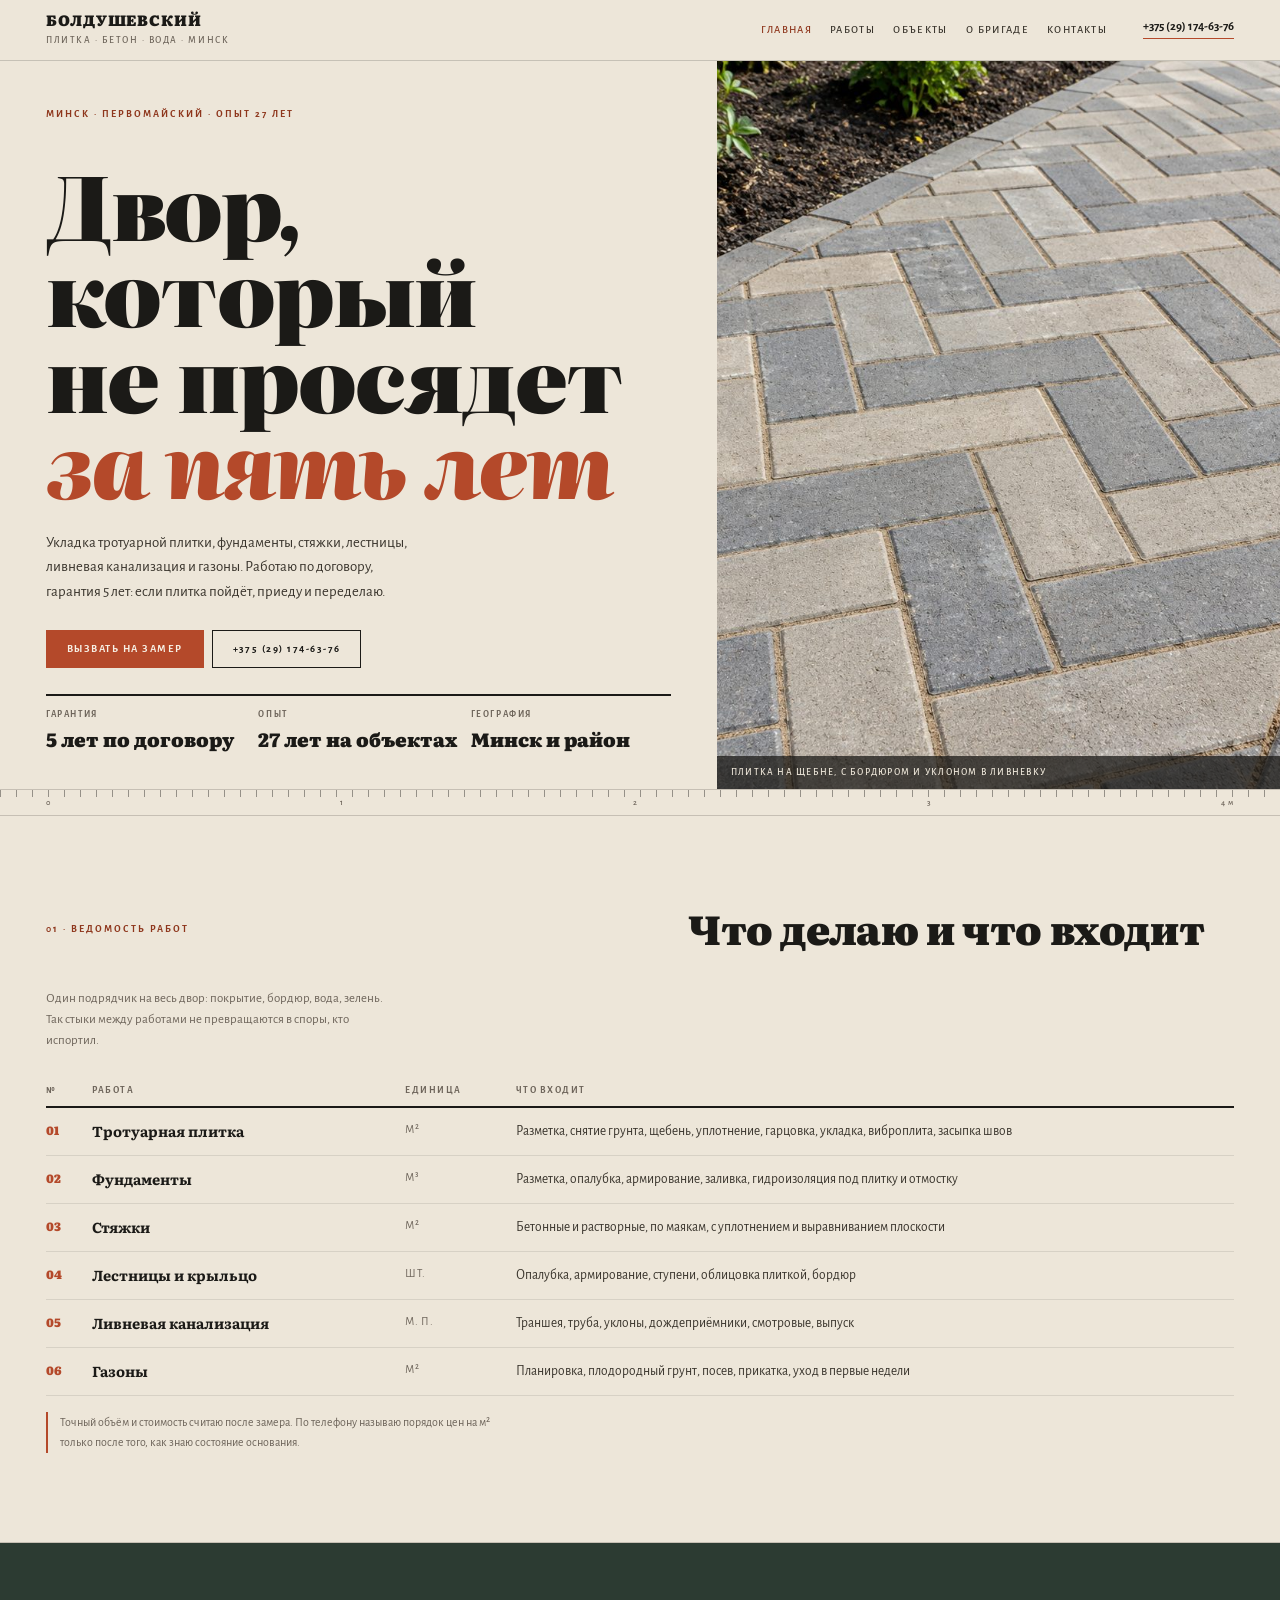
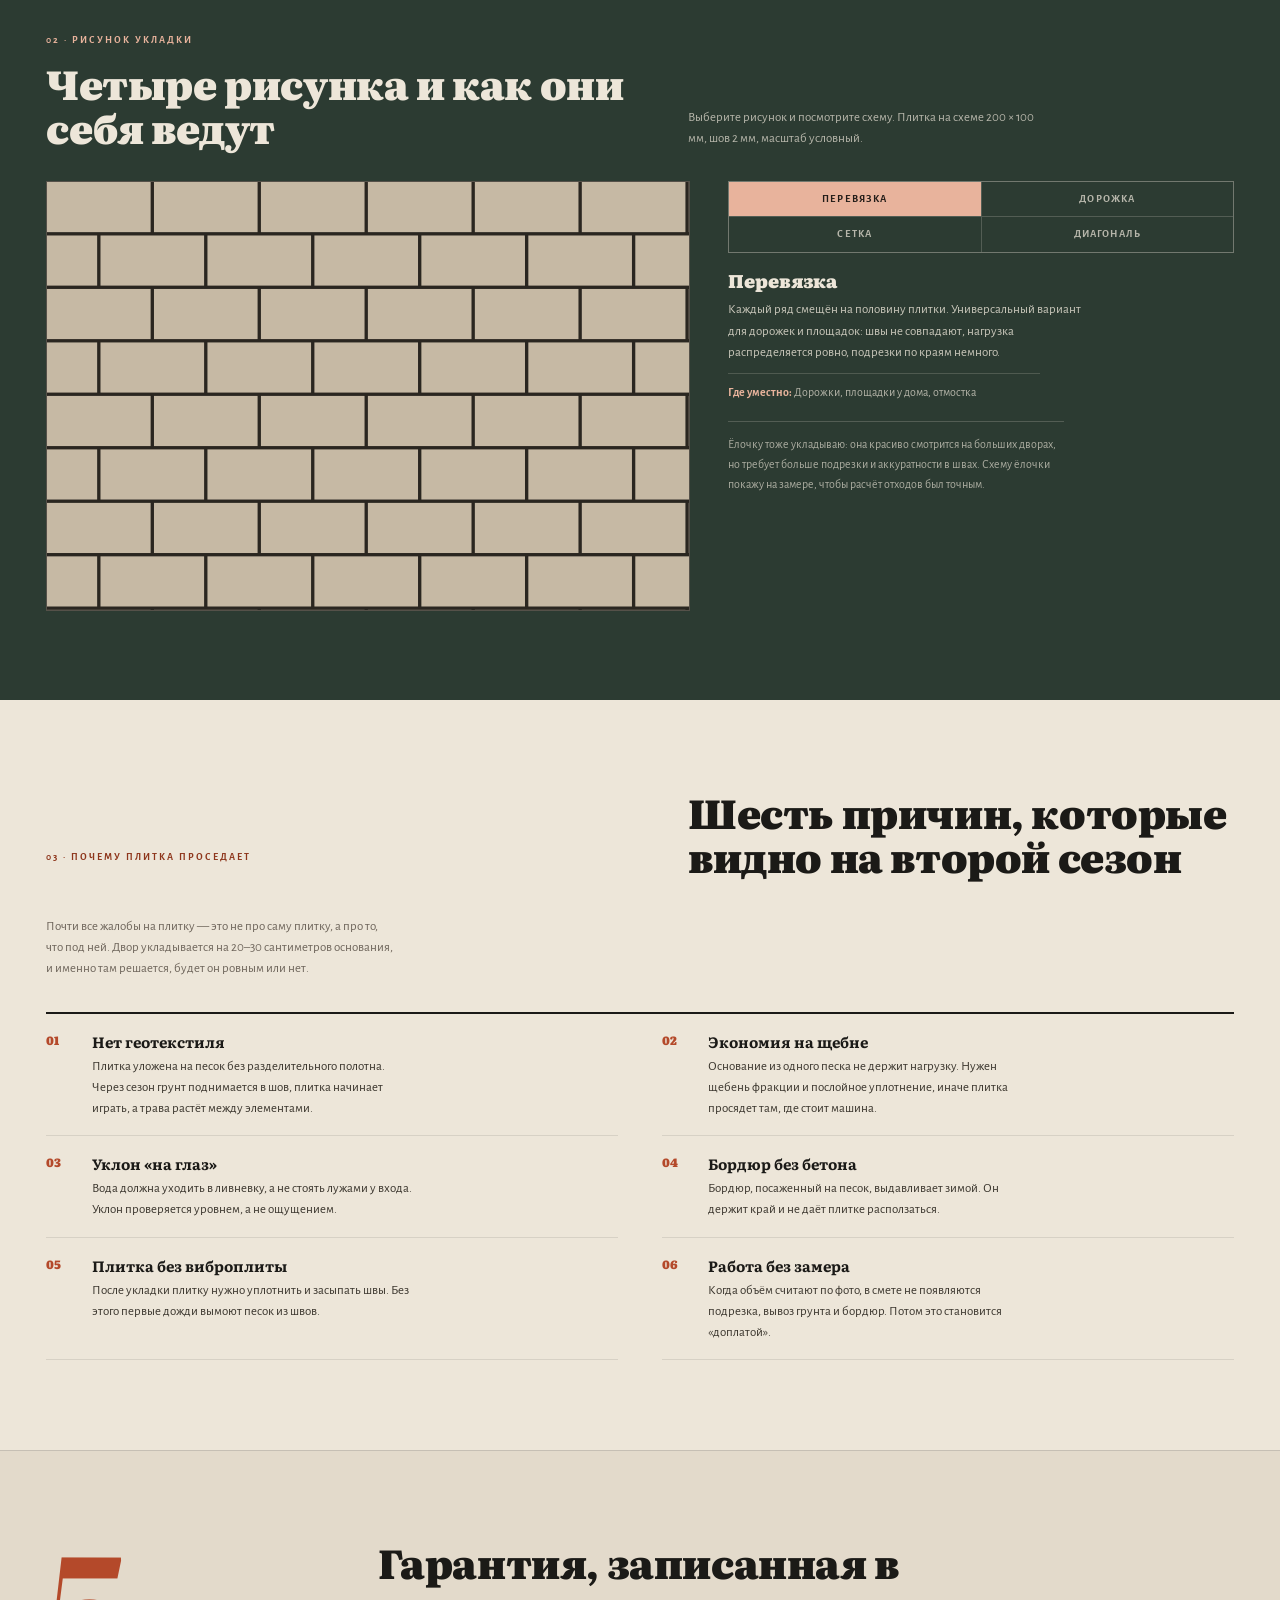
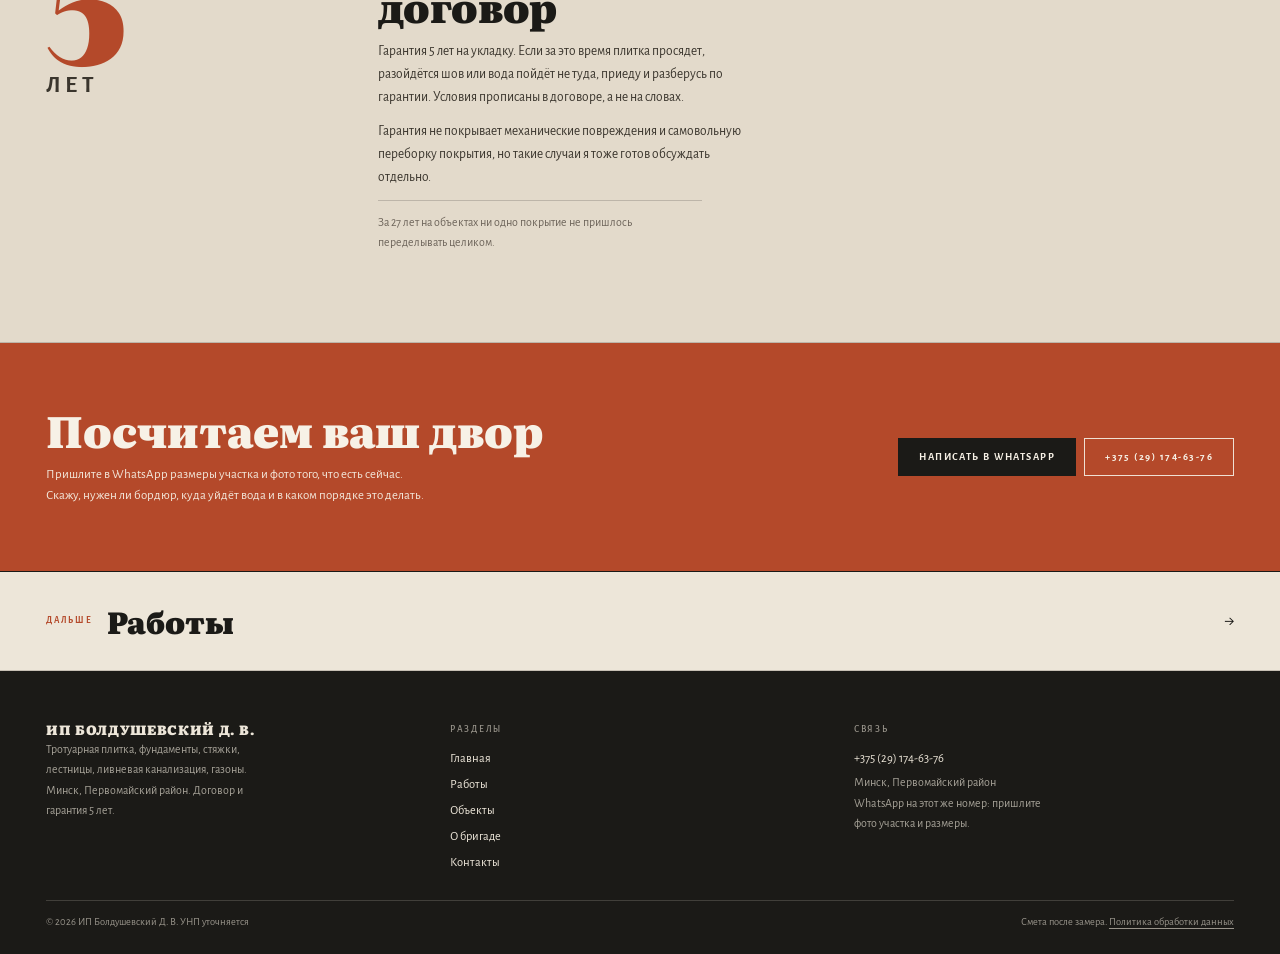
<file: index.html>
<!doctype html>
<html lang="ru">
<head>
<meta charset="utf-8">
<meta name="viewport" content="width=device-width, initial-scale=1">
<title>Укладка тротуарной плитки в Минске — ИП Болдушевский</title>
<meta name="description" content="Тротуарная плитка, фундаменты, бетонные и растворные стяжки, лестницы, ливневая канализация, газоны. Минск, Первомайский. Договор, гарантия 5 лет, опыт 27 лет.">
<link rel="canonical" href="https://romjjjke.github.io/boldushevsky/index.html">
<meta property="og:type" content="website">
<meta property="og:title" content="Укладка тротуарной плитки в Минске — ИП Болдушевский">
<meta property="og:description" content="Тротуарная плитка, фундаменты, бетонные и растворные стяжки, лестницы, ливневая канализация, газоны. Минск, Первомайский. Договор, гарантия 5 лет, опыт 27 лет.">
<meta property="og:locale" content="ru_BY">
<meta property="og:url" content="https://romjjjke.github.io/boldushevsky/index.html">
<meta name="theme-color" content="#EDE6D9">
<link rel="icon" href="favicon.svg" type="image/svg+xml">
<link rel="preconnect" href="https://fonts.googleapis.com">
<link rel="preconnect" href="https://fonts.gstatic.com" crossorigin>
<link href="https://fonts.googleapis.com/css2?family=Literata:opsz,wght@7..72,700;7..72,900&family=Alegreya+Sans:wght@400;500;700&display=swap" rel="stylesheet">
<style>[hidden]{display:none!important}
*{box-sizing:border-box}
html{-webkit-text-size-adjust:100%;scroll-behavior:smooth}
body{margin:0;background:#EDE6D9;color:#1B1A17;font:400 16.5px/1.6 "Alegreya Sans",Arial,sans-serif;-webkit-font-smoothing:antialiased}
img{display:block;max-width:100%;height:auto}
a{color:inherit;text-decoration:none}
h1,h2,h3,p,ul,ol,figure,dl,dd,table{margin:0}
ul,ol{padding:0;list-style:none}
button{font:inherit}
.head{position:sticky;top:0;z-index:60;background:#EDE6D9;border-bottom:1px solid rgba(27,26,23,.18)}
.head__row{display:flex;align-items:center;gap:18px;padding:12px clamp(15px,3.6vw,46px)}
.brand{font:900 15px/1 "Literata",serif;letter-spacing:.06em;text-transform:uppercase}
.brand small{display:block;font:400 9.5px/1.7 "Alegreya Sans",sans-serif;letter-spacing:.16em;text-transform:uppercase;color:#6E655B;margin-top:5px;font-weight:500}
.nav{display:flex;gap:18px;margin-left:auto;font:500 10.5px/1 "Alegreya Sans",sans-serif;letter-spacing:.13em;text-transform:uppercase}
.head__tel{margin-left:18px;font:700 12.5px/1 "Alegreya Sans",sans-serif;border-bottom:1.5px solid #B4492A;padding-bottom:4px}
.burger{display:none;width:44px;height:38px;margin-left:auto;border:1px solid #1B1A17;background:transparent;cursor:pointer;padding:9px}
.burger span{display:block;height:1.5px;background:#1B1A17;margin:4px 0}
.btn{display:inline-flex;align-items:center;justify-content:center;gap:8px;padding:13px 20px;border:1.5px solid #1B1A17;background:transparent;color:#1B1A17;font:700 10.5px/1 "Alegreya Sans",sans-serif;letter-spacing:.14em;text-transform:uppercase;cursor:pointer;transition:.2s}
.btn--solid{background:#B4492A;border-color:#B4492A;color:#F7F1E6}
.wrap{padding-inline:clamp(15px,3.6vw,46px);max-width:1520px;margin:0 auto}
.drawer{position:fixed;inset:0;z-index:90;background:#1B1A17;color:#EDE6D9;overflow-y:auto;overscroll-behavior:contain}
.drawer__inner{padding:clamp(56px,9vw,82px) clamp(18px,5vw,54px) clamp(26px,5vw,46px);display:flex;flex-direction:column;gap:24px;min-height:100%}
.drawer__close{position:fixed;top:12px;right:12px;width:46px;height:46px;border:1px solid rgba(237,230,217,.45);background:transparent;color:#EDE6D9;font-size:24px;line-height:1;cursor:pointer}
.drawer__nav{display:flex;flex-direction:column}
.drawer__nav a{font:900 clamp(1.3rem,.95rem + 2.1vw,2rem)/1.16 "Literata",serif;text-transform:uppercase;letter-spacing:.02em;padding:13px 0;border-bottom:1px solid rgba(237,230,217,.18)}
.drawer__meta{font-size:12.5px;line-height:1.8;color:rgba(237,230,217,.8);display:flex;flex-direction:column;gap:6px}
body.is-locked{overflow:hidden}
.foot{background:#1B1A17;color:#EDE6D9;padding:clamp(26px,4.2vw,50px) clamp(15px,3.6vw,46px) 22px}
.foot__grid{display:grid;grid-template-columns:repeat(3,minmax(0,1fr));gap:24px;max-width:1520px;margin:0 auto}
.foot__name{font:900 13.5px/1.3 "Literata",serif;text-transform:uppercase;letter-spacing:.05em}
.foot__small{font-size:12px;line-height:1.7;color:rgba(237,230,217,.66);max-width:34ch}
.foot__h{font:500 9.5px/1.7 "Alegreya Sans",sans-serif;letter-spacing:.18em;text-transform:uppercase;color:rgba(237,230,217,.6);margin-bottom:9px}
.foot__col a{display:block;font-size:12.5px;padding:3px 0}
.foot__bottom{display:flex;flex-wrap:wrap;gap:12px;justify-content:space-between;margin-top:24px;padding-top:13px;border-top:1px solid rgba(237,230,217,.18);font-size:10.5px;line-height:1.7;color:rgba(237,230,217,.6);max-width:1520px;margin-inline:auto}
@media (max-width:1180px){.nav{display:none}.burger{display:block}}
@media (max-width:1024px){.foot__grid{grid-template-columns:1fr 1fr}}
@media (max-width:640px){.head__tel{display:none}.foot__grid{grid-template-columns:1fr}}
</style>
<link rel="stylesheet" href="assets/css/style.v1.css">
<script type="application/ld+json">{"@context": "https://schema.org", "@type": "LocalBusiness", "name": "ИП Болдушевский Денис Викторович", "description": "Укладка тротуарной плитки, фундаменты, бетонные и растворные стяжки, лестницы, ливневая канализация, газоны. Минск. Договор, гарантия 5 лет.", "telephone": "+375291746376", "address": {"@type": "PostalAddress", "addressLocality": "Минск", "addressRegion": "Первомайский район", "addressCountry": "BY"}, "areaServed": {"@type": "City", "name": "Минск"}, "url": "https://romjjjke.github.io/boldushevsky/"}</script>
</head>
<body>
<header class="head">
  <div class="head__row">
    <a class="brand" href="index.html">Болдушевский<small>Плитка · бетон · вода · Минск</small></a>
    <nav class="nav" aria-label="Разделы"><a href="index.html" aria-current="page">Главная</a><a href="uslugi.html">Работы</a><a href="raboty.html">Объекты</a><a href="o-brigade.html">О бригаде</a><a href="kontakty.html">Контакты</a></nav>
    <a class="head__tel" href="tel:+375291746376">+375 (29) 174-63-76</a>
    <button class="burger" id="burger" type="button" aria-expanded="false" aria-controls="drawer" aria-label="Меню"><span></span><span></span><span></span></button>
  </div>
</header>

<section class="hero">
  <div class="hero__body">
    <p class="eyebrow">Минск · Первомайский · опыт 27 лет</p>
    <h1 class="hero__h1">Двор, который<br>не просядет<br><em>за пять лет</em></h1>
    <p class="hero__lead">Укладка тротуарной плитки, фундаменты, стяжки, лестницы, ливневая канализация и газоны. Работаю по договору, гарантия 5 лет: если плитка пойдёт, приеду и переделаю.</p>
    <div class="hero__actions">
      <a class="btn btn--solid" href="kontakty.html">Вызвать на замер</a>
      <a class="btn" href="tel:+375291746376">+375 (29) 174-63-76</a>
    </div>
    <dl class="hero__facts">
      <div><dt>Гарантия</dt><dd>5 лет по договору</dd></div>
      <div><dt>Опыт</dt><dd>27 лет на объектах</dd></div>
      <div><dt>География</dt><dd>Минск и район</dd></div>
    </dl>
  </div>
  <figure class="hero__media">
    <img src="assets/img/paving.jpg" alt="Уложенная тротуарная плитка" width="900" height="1120" fetchpriority="high">
    <figcaption>Плитка на щебне, с бордюром и уклоном в ливневку</figcaption>
  </figure>
</section>

<div class="ruler" aria-hidden="true"><span>0</span><span>1</span><span>2</span><span>3</span><span>4 м</span></div>

<section class="ledger">
  <div class="wrap">
    <header class="sec-head">
      <p class="eyebrow">01 · Ведомость работ</p>
      <h2 class="h2">Что делаю и что входит</h2>
      <p class="sec-head__note">Один подрядчик на весь двор: покрытие, бордюр, вода, зелень. Так стыки между работами не превращаются в споры, кто испортил.</p>
    </header>
    <table class="ledger__table">
      <thead>
        <tr><th>№</th><th>Работа</th><th>Единица</th><th>Что входит</th></tr>
      </thead>
      <tbody>
        <tr><td>01</td><td>Тротуарная плитка</td><td>м²</td><td>Разметка, снятие грунта, щебень, уплотнение, гарцовка, укладка, виброплита, засыпка швов</td></tr>
        <tr><td>02</td><td>Фундаменты</td><td>м³</td><td>Разметка, опалубка, армирование, заливка, гидроизоляция под плитку и отмостку</td></tr>
        <tr><td>03</td><td>Стяжки</td><td>м²</td><td>Бетонные и растворные, по маякам, с уплотнением и выравниванием плоскости</td></tr>
        <tr><td>04</td><td>Лестницы и крыльцо</td><td>шт.</td><td>Опалубка, армирование, ступени, облицовка плиткой, бордюр</td></tr>
        <tr><td>05</td><td>Ливневая канализация</td><td>м. п.</td><td>Траншея, труба, уклоны, дождеприёмники, смотровые, выпуск</td></tr>
        <tr><td>06</td><td>Газоны</td><td>м²</td><td>Планировка, плодородный грунт, посев, прикатка, уход в первые недели</td></tr>
      </tbody>
    </table>
    <p class="ledger__foot">Точный объём и стоимость считаю после замера. По телефону называю порядок цен на м² только после того, как знаю состояние основания.</p>
  </div>
</section>

<section class="patterns">
  <div class="wrap">
    <header class="sec-head sec-head--inv">
      <div>
        <p class="eyebrow eyebrow--inv">02 · Рисунок укладки</p>
        <h2 class="h2 h2--inv">Четыре рисунка и как они себя ведут</h2>
      </div>
      <p class="sec-head__note sec-head__note--inv">Выберите рисунок и посмотрите схему. Плитка на схеме 200 × 100 мм, шов 2 мм, масштаб условный.</p>
    </header>
    <div class="patterns__grid">
      <div class="patterns__stage"><div class="pat-stage" data-panel="bond"><svg class="pat-svg" viewBox="0 0 384 256" role="img" aria-label="Схема рисунка укладки"><rect width="384" height="256" fill="#2A2620"/><rect x="-64.0" y="0.0" width="62.0" height="30.0" fill="#C6B9A4"/><rect x="0.0" y="0.0" width="62.0" height="30.0" fill="#C6B9A4"/><rect x="64.0" y="0.0" width="62.0" height="30.0" fill="#C6B9A4"/><rect x="128.0" y="0.0" width="62.0" height="30.0" fill="#C6B9A4"/><rect x="192.0" y="0.0" width="62.0" height="30.0" fill="#C6B9A4"/><rect x="256.0" y="0.0" width="62.0" height="30.0" fill="#C6B9A4"/><rect x="320.0" y="0.0" width="62.0" height="30.0" fill="#C6B9A4"/><rect x="384.0" y="0.0" width="62.0" height="30.0" fill="#C6B9A4"/><rect x="448.0" y="0.0" width="62.0" height="30.0" fill="#C6B9A4"/><rect x="-32.0" y="32.0" width="62.0" height="30.0" fill="#C6B9A4"/><rect x="32.0" y="32.0" width="62.0" height="30.0" fill="#C6B9A4"/><rect x="96.0" y="32.0" width="62.0" height="30.0" fill="#C6B9A4"/><rect x="160.0" y="32.0" width="62.0" height="30.0" fill="#C6B9A4"/><rect x="224.0" y="32.0" width="62.0" height="30.0" fill="#C6B9A4"/><rect x="288.0" y="32.0" width="62.0" height="30.0" fill="#C6B9A4"/><rect x="352.0" y="32.0" width="62.0" height="30.0" fill="#C6B9A4"/><rect x="416.0" y="32.0" width="62.0" height="30.0" fill="#C6B9A4"/><rect x="480.0" y="32.0" width="62.0" height="30.0" fill="#C6B9A4"/><rect x="-64.0" y="64.0" width="62.0" height="30.0" fill="#C6B9A4"/><rect x="0.0" y="64.0" width="62.0" height="30.0" fill="#C6B9A4"/><rect x="64.0" y="64.0" width="62.0" height="30.0" fill="#C6B9A4"/><rect x="128.0" y="64.0" width="62.0" height="30.0" fill="#C6B9A4"/><rect x="192.0" y="64.0" width="62.0" height="30.0" fill="#C6B9A4"/><rect x="256.0" y="64.0" width="62.0" height="30.0" fill="#C6B9A4"/><rect x="320.0" y="64.0" width="62.0" height="30.0" fill="#C6B9A4"/><rect x="384.0" y="64.0" width="62.0" height="30.0" fill="#C6B9A4"/><rect x="448.0" y="64.0" width="62.0" height="30.0" fill="#C6B9A4"/><rect x="-32.0" y="96.0" width="62.0" height="30.0" fill="#C6B9A4"/><rect x="32.0" y="96.0" width="62.0" height="30.0" fill="#C6B9A4"/><rect x="96.0" y="96.0" width="62.0" height="30.0" fill="#C6B9A4"/><rect x="160.0" y="96.0" width="62.0" height="30.0" fill="#C6B9A4"/><rect x="224.0" y="96.0" width="62.0" height="30.0" fill="#C6B9A4"/><rect x="288.0" y="96.0" width="62.0" height="30.0" fill="#C6B9A4"/><rect x="352.0" y="96.0" width="62.0" height="30.0" fill="#C6B9A4"/><rect x="416.0" y="96.0" width="62.0" height="30.0" fill="#C6B9A4"/><rect x="480.0" y="96.0" width="62.0" height="30.0" fill="#C6B9A4"/><rect x="-64.0" y="128.0" width="62.0" height="30.0" fill="#C6B9A4"/><rect x="0.0" y="128.0" width="62.0" height="30.0" fill="#C6B9A4"/><rect x="64.0" y="128.0" width="62.0" height="30.0" fill="#C6B9A4"/><rect x="128.0" y="128.0" width="62.0" height="30.0" fill="#C6B9A4"/><rect x="192.0" y="128.0" width="62.0" height="30.0" fill="#C6B9A4"/><rect x="256.0" y="128.0" width="62.0" height="30.0" fill="#C6B9A4"/><rect x="320.0" y="128.0" width="62.0" height="30.0" fill="#C6B9A4"/><rect x="384.0" y="128.0" width="62.0" height="30.0" fill="#C6B9A4"/><rect x="448.0" y="128.0" width="62.0" height="30.0" fill="#C6B9A4"/><rect x="-32.0" y="160.0" width="62.0" height="30.0" fill="#C6B9A4"/><rect x="32.0" y="160.0" width="62.0" height="30.0" fill="#C6B9A4"/><rect x="96.0" y="160.0" width="62.0" height="30.0" fill="#C6B9A4"/><rect x="160.0" y="160.0" width="62.0" height="30.0" fill="#C6B9A4"/><rect x="224.0" y="160.0" width="62.0" height="30.0" fill="#C6B9A4"/><rect x="288.0" y="160.0" width="62.0" height="30.0" fill="#C6B9A4"/><rect x="352.0" y="160.0" width="62.0" height="30.0" fill="#C6B9A4"/><rect x="416.0" y="160.0" width="62.0" height="30.0" fill="#C6B9A4"/><rect x="480.0" y="160.0" width="62.0" height="30.0" fill="#C6B9A4"/><rect x="-64.0" y="192.0" width="62.0" height="30.0" fill="#C6B9A4"/><rect x="0.0" y="192.0" width="62.0" height="30.0" fill="#C6B9A4"/><rect x="64.0" y="192.0" width="62.0" height="30.0" fill="#C6B9A4"/><rect x="128.0" y="192.0" width="62.0" height="30.0" fill="#C6B9A4"/><rect x="192.0" y="192.0" width="62.0" height="30.0" fill="#C6B9A4"/><rect x="256.0" y="192.0" width="62.0" height="30.0" fill="#C6B9A4"/><rect x="320.0" y="192.0" width="62.0" height="30.0" fill="#C6B9A4"/><rect x="384.0" y="192.0" width="62.0" height="30.0" fill="#C6B9A4"/><rect x="448.0" y="192.0" width="62.0" height="30.0" fill="#C6B9A4"/><rect x="-32.0" y="224.0" width="62.0" height="30.0" fill="#C6B9A4"/><rect x="32.0" y="224.0" width="62.0" height="30.0" fill="#C6B9A4"/><rect x="96.0" y="224.0" width="62.0" height="30.0" fill="#C6B9A4"/><rect x="160.0" y="224.0" width="62.0" height="30.0" fill="#C6B9A4"/><rect x="224.0" y="224.0" width="62.0" height="30.0" fill="#C6B9A4"/><rect x="288.0" y="224.0" width="62.0" height="30.0" fill="#C6B9A4"/><rect x="352.0" y="224.0" width="62.0" height="30.0" fill="#C6B9A4"/><rect x="416.0" y="224.0" width="62.0" height="30.0" fill="#C6B9A4"/><rect x="480.0" y="224.0" width="62.0" height="30.0" fill="#C6B9A4"/><rect x="-64.0" y="256.0" width="62.0" height="30.0" fill="#C6B9A4"/><rect x="0.0" y="256.0" width="62.0" height="30.0" fill="#C6B9A4"/><rect x="64.0" y="256.0" width="62.0" height="30.0" fill="#C6B9A4"/><rect x="128.0" y="256.0" width="62.0" height="30.0" fill="#C6B9A4"/><rect x="192.0" y="256.0" width="62.0" height="30.0" fill="#C6B9A4"/><rect x="256.0" y="256.0" width="62.0" height="30.0" fill="#C6B9A4"/><rect x="320.0" y="256.0" width="62.0" height="30.0" fill="#C6B9A4"/><rect x="384.0" y="256.0" width="62.0" height="30.0" fill="#C6B9A4"/><rect x="448.0" y="256.0" width="62.0" height="30.0" fill="#C6B9A4"/></svg></div><div class="pat-stage is-hidden" data-panel="stack"><svg class="pat-svg" viewBox="0 0 384 256" role="img" aria-label="Схема рисунка укладки"><rect width="384" height="256" fill="#2A2620"/><rect x="0.0" y="0.0" width="62.0" height="30.0" fill="#C6B9A4"/><rect x="64.0" y="0.0" width="62.0" height="30.0" fill="#C6B9A4"/><rect x="128.0" y="0.0" width="62.0" height="30.0" fill="#C6B9A4"/><rect x="192.0" y="0.0" width="62.0" height="30.0" fill="#C6B9A4"/><rect x="256.0" y="0.0" width="62.0" height="30.0" fill="#C6B9A4"/><rect x="320.0" y="0.0" width="62.0" height="30.0" fill="#C6B9A4"/><rect x="384.0" y="0.0" width="62.0" height="30.0" fill="#C6B9A4"/><rect x="0.0" y="32.0" width="62.0" height="30.0" fill="#C6B9A4"/><rect x="64.0" y="32.0" width="62.0" height="30.0" fill="#C6B9A4"/><rect x="128.0" y="32.0" width="62.0" height="30.0" fill="#C6B9A4"/><rect x="192.0" y="32.0" width="62.0" height="30.0" fill="#C6B9A4"/><rect x="256.0" y="32.0" width="62.0" height="30.0" fill="#C6B9A4"/><rect x="320.0" y="32.0" width="62.0" height="30.0" fill="#C6B9A4"/><rect x="384.0" y="32.0" width="62.0" height="30.0" fill="#C6B9A4"/><rect x="0.0" y="64.0" width="62.0" height="30.0" fill="#C6B9A4"/><rect x="64.0" y="64.0" width="62.0" height="30.0" fill="#C6B9A4"/><rect x="128.0" y="64.0" width="62.0" height="30.0" fill="#C6B9A4"/><rect x="192.0" y="64.0" width="62.0" height="30.0" fill="#C6B9A4"/><rect x="256.0" y="64.0" width="62.0" height="30.0" fill="#C6B9A4"/><rect x="320.0" y="64.0" width="62.0" height="30.0" fill="#C6B9A4"/><rect x="384.0" y="64.0" width="62.0" height="30.0" fill="#C6B9A4"/><rect x="0.0" y="96.0" width="62.0" height="30.0" fill="#C6B9A4"/><rect x="64.0" y="96.0" width="62.0" height="30.0" fill="#C6B9A4"/><rect x="128.0" y="96.0" width="62.0" height="30.0" fill="#C6B9A4"/><rect x="192.0" y="96.0" width="62.0" height="30.0" fill="#C6B9A4"/><rect x="256.0" y="96.0" width="62.0" height="30.0" fill="#C6B9A4"/><rect x="320.0" y="96.0" width="62.0" height="30.0" fill="#C6B9A4"/><rect x="384.0" y="96.0" width="62.0" height="30.0" fill="#C6B9A4"/><rect x="0.0" y="128.0" width="62.0" height="30.0" fill="#C6B9A4"/><rect x="64.0" y="128.0" width="62.0" height="30.0" fill="#C6B9A4"/><rect x="128.0" y="128.0" width="62.0" height="30.0" fill="#C6B9A4"/><rect x="192.0" y="128.0" width="62.0" height="30.0" fill="#C6B9A4"/><rect x="256.0" y="128.0" width="62.0" height="30.0" fill="#C6B9A4"/><rect x="320.0" y="128.0" width="62.0" height="30.0" fill="#C6B9A4"/><rect x="384.0" y="128.0" width="62.0" height="30.0" fill="#C6B9A4"/><rect x="0.0" y="160.0" width="62.0" height="30.0" fill="#C6B9A4"/><rect x="64.0" y="160.0" width="62.0" height="30.0" fill="#C6B9A4"/><rect x="128.0" y="160.0" width="62.0" height="30.0" fill="#C6B9A4"/><rect x="192.0" y="160.0" width="62.0" height="30.0" fill="#C6B9A4"/><rect x="256.0" y="160.0" width="62.0" height="30.0" fill="#C6B9A4"/><rect x="320.0" y="160.0" width="62.0" height="30.0" fill="#C6B9A4"/><rect x="384.0" y="160.0" width="62.0" height="30.0" fill="#C6B9A4"/><rect x="0.0" y="192.0" width="62.0" height="30.0" fill="#C6B9A4"/><rect x="64.0" y="192.0" width="62.0" height="30.0" fill="#C6B9A4"/><rect x="128.0" y="192.0" width="62.0" height="30.0" fill="#C6B9A4"/><rect x="192.0" y="192.0" width="62.0" height="30.0" fill="#C6B9A4"/><rect x="256.0" y="192.0" width="62.0" height="30.0" fill="#C6B9A4"/><rect x="320.0" y="192.0" width="62.0" height="30.0" fill="#C6B9A4"/><rect x="384.0" y="192.0" width="62.0" height="30.0" fill="#C6B9A4"/><rect x="0.0" y="224.0" width="62.0" height="30.0" fill="#C6B9A4"/><rect x="64.0" y="224.0" width="62.0" height="30.0" fill="#C6B9A4"/><rect x="128.0" y="224.0" width="62.0" height="30.0" fill="#C6B9A4"/><rect x="192.0" y="224.0" width="62.0" height="30.0" fill="#C6B9A4"/><rect x="256.0" y="224.0" width="62.0" height="30.0" fill="#C6B9A4"/><rect x="320.0" y="224.0" width="62.0" height="30.0" fill="#C6B9A4"/><rect x="384.0" y="224.0" width="62.0" height="30.0" fill="#C6B9A4"/><rect x="0.0" y="256.0" width="62.0" height="30.0" fill="#C6B9A4"/><rect x="64.0" y="256.0" width="62.0" height="30.0" fill="#C6B9A4"/><rect x="128.0" y="256.0" width="62.0" height="30.0" fill="#C6B9A4"/><rect x="192.0" y="256.0" width="62.0" height="30.0" fill="#C6B9A4"/><rect x="256.0" y="256.0" width="62.0" height="30.0" fill="#C6B9A4"/><rect x="320.0" y="256.0" width="62.0" height="30.0" fill="#C6B9A4"/><rect x="384.0" y="256.0" width="62.0" height="30.0" fill="#C6B9A4"/></svg></div><div class="pat-stage is-hidden" data-panel="grid"><svg class="pat-svg" viewBox="0 0 384 256" role="img" aria-label="Схема рисунка укладки"><rect width="384" height="256" fill="#2A2620"/><rect x="0.0" y="0.0" width="78.0" height="78.0" fill="#C6B9A4"/><rect x="80.0" y="0.0" width="78.0" height="78.0" fill="#C6B9A4"/><rect x="160.0" y="0.0" width="78.0" height="78.0" fill="#C6B9A4"/><rect x="240.0" y="0.0" width="78.0" height="78.0" fill="#C6B9A4"/><rect x="320.0" y="0.0" width="78.0" height="78.0" fill="#C6B9A4"/><rect x="0.0" y="80.0" width="78.0" height="78.0" fill="#C6B9A4"/><rect x="80.0" y="80.0" width="78.0" height="78.0" fill="#C6B9A4"/><rect x="160.0" y="80.0" width="78.0" height="78.0" fill="#C6B9A4"/><rect x="240.0" y="80.0" width="78.0" height="78.0" fill="#C6B9A4"/><rect x="320.0" y="80.0" width="78.0" height="78.0" fill="#C6B9A4"/><rect x="0.0" y="160.0" width="78.0" height="78.0" fill="#C6B9A4"/><rect x="80.0" y="160.0" width="78.0" height="78.0" fill="#C6B9A4"/><rect x="160.0" y="160.0" width="78.0" height="78.0" fill="#C6B9A4"/><rect x="240.0" y="160.0" width="78.0" height="78.0" fill="#C6B9A4"/><rect x="320.0" y="160.0" width="78.0" height="78.0" fill="#C6B9A4"/><rect x="0.0" y="240.0" width="78.0" height="78.0" fill="#C6B9A4"/><rect x="80.0" y="240.0" width="78.0" height="78.0" fill="#C6B9A4"/><rect x="160.0" y="240.0" width="78.0" height="78.0" fill="#C6B9A4"/><rect x="240.0" y="240.0" width="78.0" height="78.0" fill="#C6B9A4"/><rect x="320.0" y="240.0" width="78.0" height="78.0" fill="#C6B9A4"/></svg></div><div class="pat-stage is-hidden" data-panel="diag"><svg class="pat-svg" viewBox="0 0 384 256" role="img" aria-label="Схема рисунка укладки"><rect width="384" height="256" fill="#2A2620"/><g transform="rotate(45 192 128)"><rect x="-512.0" y="-256.0" width="62.0" height="30.0" fill="#C6B9A4"/><rect x="-448.0" y="-256.0" width="62.0" height="30.0" fill="#C6B9A4"/><rect x="-384.0" y="-256.0" width="62.0" height="30.0" fill="#C6B9A4"/><rect x="-320.0" y="-256.0" width="62.0" height="30.0" fill="#C6B9A4"/><rect x="-256.0" y="-256.0" width="62.0" height="30.0" fill="#C6B9A4"/><rect x="-192.0" y="-256.0" width="62.0" height="30.0" fill="#C6B9A4"/><rect x="-128.0" y="-256.0" width="62.0" height="30.0" fill="#C6B9A4"/><rect x="-64.0" y="-256.0" width="62.0" height="30.0" fill="#C6B9A4"/><rect x="0.0" y="-256.0" width="62.0" height="30.0" fill="#C6B9A4"/><rect x="64.0" y="-256.0" width="62.0" height="30.0" fill="#C6B9A4"/><rect x="128.0" y="-256.0" width="62.0" height="30.0" fill="#C6B9A4"/><rect x="192.0" y="-256.0" width="62.0" height="30.0" fill="#C6B9A4"/><rect x="256.0" y="-256.0" width="62.0" height="30.0" fill="#C6B9A4"/><rect x="320.0" y="-256.0" width="62.0" height="30.0" fill="#C6B9A4"/><rect x="384.0" y="-256.0" width="62.0" height="30.0" fill="#C6B9A4"/><rect x="448.0" y="-256.0" width="62.0" height="30.0" fill="#C6B9A4"/><rect x="512.0" y="-256.0" width="62.0" height="30.0" fill="#C6B9A4"/><rect x="576.0" y="-256.0" width="62.0" height="30.0" fill="#C6B9A4"/><rect x="640.0" y="-256.0" width="62.0" height="30.0" fill="#C6B9A4"/><rect x="704.0" y="-256.0" width="62.0" height="30.0" fill="#C6B9A4"/><rect x="768.0" y="-256.0" width="62.0" height="30.0" fill="#C6B9A4"/><rect x="832.0" y="-256.0" width="62.0" height="30.0" fill="#C6B9A4"/><rect x="896.0" y="-256.0" width="62.0" height="30.0" fill="#C6B9A4"/><rect x="960.0" y="-256.0" width="62.0" height="30.0" fill="#C6B9A4"/><rect x="-480.0" y="-224.0" width="62.0" height="30.0" fill="#C6B9A4"/><rect x="-416.0" y="-224.0" width="62.0" height="30.0" fill="#C6B9A4"/><rect x="-352.0" y="-224.0" width="62.0" height="30.0" fill="#C6B9A4"/><rect x="-288.0" y="-224.0" width="62.0" height="30.0" fill="#C6B9A4"/><rect x="-224.0" y="-224.0" width="62.0" height="30.0" fill="#C6B9A4"/><rect x="-160.0" y="-224.0" width="62.0" height="30.0" fill="#C6B9A4"/><rect x="-96.0" y="-224.0" width="62.0" height="30.0" fill="#C6B9A4"/><rect x="-32.0" y="-224.0" width="62.0" height="30.0" fill="#C6B9A4"/><rect x="32.0" y="-224.0" width="62.0" height="30.0" fill="#C6B9A4"/><rect x="96.0" y="-224.0" width="62.0" height="30.0" fill="#C6B9A4"/><rect x="160.0" y="-224.0" width="62.0" height="30.0" fill="#C6B9A4"/><rect x="224.0" y="-224.0" width="62.0" height="30.0" fill="#C6B9A4"/><rect x="288.0" y="-224.0" width="62.0" height="30.0" fill="#C6B9A4"/><rect x="352.0" y="-224.0" width="62.0" height="30.0" fill="#C6B9A4"/><rect x="416.0" y="-224.0" width="62.0" height="30.0" fill="#C6B9A4"/><rect x="480.0" y="-224.0" width="62.0" height="30.0" fill="#C6B9A4"/><rect x="544.0" y="-224.0" width="62.0" height="30.0" fill="#C6B9A4"/><rect x="608.0" y="-224.0" width="62.0" height="30.0" fill="#C6B9A4"/><rect x="672.0" y="-224.0" width="62.0" height="30.0" fill="#C6B9A4"/><rect x="736.0" y="-224.0" width="62.0" height="30.0" fill="#C6B9A4"/><rect x="800.0" y="-224.0" width="62.0" height="30.0" fill="#C6B9A4"/><rect x="864.0" y="-224.0" width="62.0" height="30.0" fill="#C6B9A4"/><rect x="928.0" y="-224.0" width="62.0" height="30.0" fill="#C6B9A4"/><rect x="992.0" y="-224.0" width="62.0" height="30.0" fill="#C6B9A4"/><rect x="-512.0" y="-192.0" width="62.0" height="30.0" fill="#C6B9A4"/><rect x="-448.0" y="-192.0" width="62.0" height="30.0" fill="#C6B9A4"/><rect x="-384.0" y="-192.0" width="62.0" height="30.0" fill="#C6B9A4"/><rect x="-320.0" y="-192.0" width="62.0" height="30.0" fill="#C6B9A4"/><rect x="-256.0" y="-192.0" width="62.0" height="30.0" fill="#C6B9A4"/><rect x="-192.0" y="-192.0" width="62.0" height="30.0" fill="#C6B9A4"/><rect x="-128.0" y="-192.0" width="62.0" height="30.0" fill="#C6B9A4"/><rect x="-64.0" y="-192.0" width="62.0" height="30.0" fill="#C6B9A4"/><rect x="0.0" y="-192.0" width="62.0" height="30.0" fill="#C6B9A4"/><rect x="64.0" y="-192.0" width="62.0" height="30.0" fill="#C6B9A4"/><rect x="128.0" y="-192.0" width="62.0" height="30.0" fill="#C6B9A4"/><rect x="192.0" y="-192.0" width="62.0" height="30.0" fill="#C6B9A4"/><rect x="256.0" y="-192.0" width="62.0" height="30.0" fill="#C6B9A4"/><rect x="320.0" y="-192.0" width="62.0" height="30.0" fill="#C6B9A4"/><rect x="384.0" y="-192.0" width="62.0" height="30.0" fill="#C6B9A4"/><rect x="448.0" y="-192.0" width="62.0" height="30.0" fill="#C6B9A4"/><rect x="512.0" y="-192.0" width="62.0" height="30.0" fill="#C6B9A4"/><rect x="576.0" y="-192.0" width="62.0" height="30.0" fill="#C6B9A4"/><rect x="640.0" y="-192.0" width="62.0" height="30.0" fill="#C6B9A4"/><rect x="704.0" y="-192.0" width="62.0" height="30.0" fill="#C6B9A4"/><rect x="768.0" y="-192.0" width="62.0" height="30.0" fill="#C6B9A4"/><rect x="832.0" y="-192.0" width="62.0" height="30.0" fill="#C6B9A4"/><rect x="896.0" y="-192.0" width="62.0" height="30.0" fill="#C6B9A4"/><rect x="960.0" y="-192.0" width="62.0" height="30.0" fill="#C6B9A4"/><rect x="-480.0" y="-160.0" width="62.0" height="30.0" fill="#C6B9A4"/><rect x="-416.0" y="-160.0" width="62.0" height="30.0" fill="#C6B9A4"/><rect x="-352.0" y="-160.0" width="62.0" height="30.0" fill="#C6B9A4"/><rect x="-288.0" y="-160.0" width="62.0" height="30.0" fill="#C6B9A4"/><rect x="-224.0" y="-160.0" width="62.0" height="30.0" fill="#C6B9A4"/><rect x="-160.0" y="-160.0" width="62.0" height="30.0" fill="#C6B9A4"/><rect x="-96.0" y="-160.0" width="62.0" height="30.0" fill="#C6B9A4"/><rect x="-32.0" y="-160.0" width="62.0" height="30.0" fill="#C6B9A4"/><rect x="32.0" y="-160.0" width="62.0" height="30.0" fill="#C6B9A4"/><rect x="96.0" y="-160.0" width="62.0" height="30.0" fill="#C6B9A4"/><rect x="160.0" y="-160.0" width="62.0" height="30.0" fill="#C6B9A4"/><rect x="224.0" y="-160.0" width="62.0" height="30.0" fill="#C6B9A4"/><rect x="288.0" y="-160.0" width="62.0" height="30.0" fill="#C6B9A4"/><rect x="352.0" y="-160.0" width="62.0" height="30.0" fill="#C6B9A4"/><rect x="416.0" y="-160.0" width="62.0" height="30.0" fill="#C6B9A4"/><rect x="480.0" y="-160.0" width="62.0" height="30.0" fill="#C6B9A4"/><rect x="544.0" y="-160.0" width="62.0" height="30.0" fill="#C6B9A4"/><rect x="608.0" y="-160.0" width="62.0" height="30.0" fill="#C6B9A4"/><rect x="672.0" y="-160.0" width="62.0" height="30.0" fill="#C6B9A4"/><rect x="736.0" y="-160.0" width="62.0" height="30.0" fill="#C6B9A4"/><rect x="800.0" y="-160.0" width="62.0" height="30.0" fill="#C6B9A4"/><rect x="864.0" y="-160.0" width="62.0" height="30.0" fill="#C6B9A4"/><rect x="928.0" y="-160.0" width="62.0" height="30.0" fill="#C6B9A4"/><rect x="992.0" y="-160.0" width="62.0" height="30.0" fill="#C6B9A4"/><rect x="-512.0" y="-128.0" width="62.0" height="30.0" fill="#C6B9A4"/><rect x="-448.0" y="-128.0" width="62.0" height="30.0" fill="#C6B9A4"/><rect x="-384.0" y="-128.0" width="62.0" height="30.0" fill="#C6B9A4"/><rect x="-320.0" y="-128.0" width="62.0" height="30.0" fill="#C6B9A4"/><rect x="-256.0" y="-128.0" width="62.0" height="30.0" fill="#C6B9A4"/><rect x="-192.0" y="-128.0" width="62.0" height="30.0" fill="#C6B9A4"/><rect x="-128.0" y="-128.0" width="62.0" height="30.0" fill="#C6B9A4"/><rect x="-64.0" y="-128.0" width="62.0" height="30.0" fill="#C6B9A4"/><rect x="0.0" y="-128.0" width="62.0" height="30.0" fill="#C6B9A4"/><rect x="64.0" y="-128.0" width="62.0" height="30.0" fill="#C6B9A4"/><rect x="128.0" y="-128.0" width="62.0" height="30.0" fill="#C6B9A4"/><rect x="192.0" y="-128.0" width="62.0" height="30.0" fill="#C6B9A4"/><rect x="256.0" y="-128.0" width="62.0" height="30.0" fill="#C6B9A4"/><rect x="320.0" y="-128.0" width="62.0" height="30.0" fill="#C6B9A4"/><rect x="384.0" y="-128.0" width="62.0" height="30.0" fill="#C6B9A4"/><rect x="448.0" y="-128.0" width="62.0" height="30.0" fill="#C6B9A4"/><rect x="512.0" y="-128.0" width="62.0" height="30.0" fill="#C6B9A4"/><rect x="576.0" y="-128.0" width="62.0" height="30.0" fill="#C6B9A4"/><rect x="640.0" y="-128.0" width="62.0" height="30.0" fill="#C6B9A4"/><rect x="704.0" y="-128.0" width="62.0" height="30.0" fill="#C6B9A4"/><rect x="768.0" y="-128.0" width="62.0" height="30.0" fill="#C6B9A4"/><rect x="832.0" y="-128.0" width="62.0" height="30.0" fill="#C6B9A4"/><rect x="896.0" y="-128.0" width="62.0" height="30.0" fill="#C6B9A4"/><rect x="960.0" y="-128.0" width="62.0" height="30.0" fill="#C6B9A4"/><rect x="-480.0" y="-96.0" width="62.0" height="30.0" fill="#C6B9A4"/><rect x="-416.0" y="-96.0" width="62.0" height="30.0" fill="#C6B9A4"/><rect x="-352.0" y="-96.0" width="62.0" height="30.0" fill="#C6B9A4"/><rect x="-288.0" y="-96.0" width="62.0" height="30.0" fill="#C6B9A4"/><rect x="-224.0" y="-96.0" width="62.0" height="30.0" fill="#C6B9A4"/><rect x="-160.0" y="-96.0" width="62.0" height="30.0" fill="#C6B9A4"/><rect x="-96.0" y="-96.0" width="62.0" height="30.0" fill="#C6B9A4"/><rect x="-32.0" y="-96.0" width="62.0" height="30.0" fill="#C6B9A4"/><rect x="32.0" y="-96.0" width="62.0" height="30.0" fill="#C6B9A4"/><rect x="96.0" y="-96.0" width="62.0" height="30.0" fill="#C6B9A4"/><rect x="160.0" y="-96.0" width="62.0" height="30.0" fill="#C6B9A4"/><rect x="224.0" y="-96.0" width="62.0" height="30.0" fill="#C6B9A4"/><rect x="288.0" y="-96.0" width="62.0" height="30.0" fill="#C6B9A4"/><rect x="352.0" y="-96.0" width="62.0" height="30.0" fill="#C6B9A4"/><rect x="416.0" y="-96.0" width="62.0" height="30.0" fill="#C6B9A4"/><rect x="480.0" y="-96.0" width="62.0" height="30.0" fill="#C6B9A4"/><rect x="544.0" y="-96.0" width="62.0" height="30.0" fill="#C6B9A4"/><rect x="608.0" y="-96.0" width="62.0" height="30.0" fill="#C6B9A4"/><rect x="672.0" y="-96.0" width="62.0" height="30.0" fill="#C6B9A4"/><rect x="736.0" y="-96.0" width="62.0" height="30.0" fill="#C6B9A4"/><rect x="800.0" y="-96.0" width="62.0" height="30.0" fill="#C6B9A4"/><rect x="864.0" y="-96.0" width="62.0" height="30.0" fill="#C6B9A4"/><rect x="928.0" y="-96.0" width="62.0" height="30.0" fill="#C6B9A4"/><rect x="992.0" y="-96.0" width="62.0" height="30.0" fill="#C6B9A4"/><rect x="-512.0" y="-64.0" width="62.0" height="30.0" fill="#C6B9A4"/><rect x="-448.0" y="-64.0" width="62.0" height="30.0" fill="#C6B9A4"/><rect x="-384.0" y="-64.0" width="62.0" height="30.0" fill="#C6B9A4"/><rect x="-320.0" y="-64.0" width="62.0" height="30.0" fill="#C6B9A4"/><rect x="-256.0" y="-64.0" width="62.0" height="30.0" fill="#C6B9A4"/><rect x="-192.0" y="-64.0" width="62.0" height="30.0" fill="#C6B9A4"/><rect x="-128.0" y="-64.0" width="62.0" height="30.0" fill="#C6B9A4"/><rect x="-64.0" y="-64.0" width="62.0" height="30.0" fill="#C6B9A4"/><rect x="0.0" y="-64.0" width="62.0" height="30.0" fill="#C6B9A4"/><rect x="64.0" y="-64.0" width="62.0" height="30.0" fill="#C6B9A4"/><rect x="128.0" y="-64.0" width="62.0" height="30.0" fill="#C6B9A4"/><rect x="192.0" y="-64.0" width="62.0" height="30.0" fill="#C6B9A4"/><rect x="256.0" y="-64.0" width="62.0" height="30.0" fill="#C6B9A4"/><rect x="320.0" y="-64.0" width="62.0" height="30.0" fill="#C6B9A4"/><rect x="384.0" y="-64.0" width="62.0" height="30.0" fill="#C6B9A4"/><rect x="448.0" y="-64.0" width="62.0" height="30.0" fill="#C6B9A4"/><rect x="512.0" y="-64.0" width="62.0" height="30.0" fill="#C6B9A4"/><rect x="576.0" y="-64.0" width="62.0" height="30.0" fill="#C6B9A4"/><rect x="640.0" y="-64.0" width="62.0" height="30.0" fill="#C6B9A4"/><rect x="704.0" y="-64.0" width="62.0" height="30.0" fill="#C6B9A4"/><rect x="768.0" y="-64.0" width="62.0" height="30.0" fill="#C6B9A4"/><rect x="832.0" y="-64.0" width="62.0" height="30.0" fill="#C6B9A4"/><rect x="896.0" y="-64.0" width="62.0" height="30.0" fill="#C6B9A4"/><rect x="960.0" y="-64.0" width="62.0" height="30.0" fill="#C6B9A4"/><rect x="-480.0" y="-32.0" width="62.0" height="30.0" fill="#C6B9A4"/><rect x="-416.0" y="-32.0" width="62.0" height="30.0" fill="#C6B9A4"/><rect x="-352.0" y="-32.0" width="62.0" height="30.0" fill="#C6B9A4"/><rect x="-288.0" y="-32.0" width="62.0" height="30.0" fill="#C6B9A4"/><rect x="-224.0" y="-32.0" width="62.0" height="30.0" fill="#C6B9A4"/><rect x="-160.0" y="-32.0" width="62.0" height="30.0" fill="#C6B9A4"/><rect x="-96.0" y="-32.0" width="62.0" height="30.0" fill="#C6B9A4"/><rect x="-32.0" y="-32.0" width="62.0" height="30.0" fill="#C6B9A4"/><rect x="32.0" y="-32.0" width="62.0" height="30.0" fill="#C6B9A4"/><rect x="96.0" y="-32.0" width="62.0" height="30.0" fill="#C6B9A4"/><rect x="160.0" y="-32.0" width="62.0" height="30.0" fill="#C6B9A4"/><rect x="224.0" y="-32.0" width="62.0" height="30.0" fill="#C6B9A4"/><rect x="288.0" y="-32.0" width="62.0" height="30.0" fill="#C6B9A4"/><rect x="352.0" y="-32.0" width="62.0" height="30.0" fill="#C6B9A4"/><rect x="416.0" y="-32.0" width="62.0" height="30.0" fill="#C6B9A4"/><rect x="480.0" y="-32.0" width="62.0" height="30.0" fill="#C6B9A4"/><rect x="544.0" y="-32.0" width="62.0" height="30.0" fill="#C6B9A4"/><rect x="608.0" y="-32.0" width="62.0" height="30.0" fill="#C6B9A4"/><rect x="672.0" y="-32.0" width="62.0" height="30.0" fill="#C6B9A4"/><rect x="736.0" y="-32.0" width="62.0" height="30.0" fill="#C6B9A4"/><rect x="800.0" y="-32.0" width="62.0" height="30.0" fill="#C6B9A4"/><rect x="864.0" y="-32.0" width="62.0" height="30.0" fill="#C6B9A4"/><rect x="928.0" y="-32.0" width="62.0" height="30.0" fill="#C6B9A4"/><rect x="992.0" y="-32.0" width="62.0" height="30.0" fill="#C6B9A4"/><rect x="-512.0" y="0.0" width="62.0" height="30.0" fill="#C6B9A4"/><rect x="-448.0" y="0.0" width="62.0" height="30.0" fill="#C6B9A4"/><rect x="-384.0" y="0.0" width="62.0" height="30.0" fill="#C6B9A4"/><rect x="-320.0" y="0.0" width="62.0" height="30.0" fill="#C6B9A4"/><rect x="-256.0" y="0.0" width="62.0" height="30.0" fill="#C6B9A4"/><rect x="-192.0" y="0.0" width="62.0" height="30.0" fill="#C6B9A4"/><rect x="-128.0" y="0.0" width="62.0" height="30.0" fill="#C6B9A4"/><rect x="-64.0" y="0.0" width="62.0" height="30.0" fill="#C6B9A4"/><rect x="0.0" y="0.0" width="62.0" height="30.0" fill="#C6B9A4"/><rect x="64.0" y="0.0" width="62.0" height="30.0" fill="#C6B9A4"/><rect x="128.0" y="0.0" width="62.0" height="30.0" fill="#C6B9A4"/><rect x="192.0" y="0.0" width="62.0" height="30.0" fill="#C6B9A4"/><rect x="256.0" y="0.0" width="62.0" height="30.0" fill="#C6B9A4"/><rect x="320.0" y="0.0" width="62.0" height="30.0" fill="#C6B9A4"/><rect x="384.0" y="0.0" width="62.0" height="30.0" fill="#C6B9A4"/><rect x="448.0" y="0.0" width="62.0" height="30.0" fill="#C6B9A4"/><rect x="512.0" y="0.0" width="62.0" height="30.0" fill="#C6B9A4"/><rect x="576.0" y="0.0" width="62.0" height="30.0" fill="#C6B9A4"/><rect x="640.0" y="0.0" width="62.0" height="30.0" fill="#C6B9A4"/><rect x="704.0" y="0.0" width="62.0" height="30.0" fill="#C6B9A4"/><rect x="768.0" y="0.0" width="62.0" height="30.0" fill="#C6B9A4"/><rect x="832.0" y="0.0" width="62.0" height="30.0" fill="#C6B9A4"/><rect x="896.0" y="0.0" width="62.0" height="30.0" fill="#C6B9A4"/><rect x="960.0" y="0.0" width="62.0" height="30.0" fill="#C6B9A4"/><rect x="-480.0" y="32.0" width="62.0" height="30.0" fill="#C6B9A4"/><rect x="-416.0" y="32.0" width="62.0" height="30.0" fill="#C6B9A4"/><rect x="-352.0" y="32.0" width="62.0" height="30.0" fill="#C6B9A4"/><rect x="-288.0" y="32.0" width="62.0" height="30.0" fill="#C6B9A4"/><rect x="-224.0" y="32.0" width="62.0" height="30.0" fill="#C6B9A4"/><rect x="-160.0" y="32.0" width="62.0" height="30.0" fill="#C6B9A4"/><rect x="-96.0" y="32.0" width="62.0" height="30.0" fill="#C6B9A4"/><rect x="-32.0" y="32.0" width="62.0" height="30.0" fill="#C6B9A4"/><rect x="32.0" y="32.0" width="62.0" height="30.0" fill="#C6B9A4"/><rect x="96.0" y="32.0" width="62.0" height="30.0" fill="#C6B9A4"/><rect x="160.0" y="32.0" width="62.0" height="30.0" fill="#C6B9A4"/><rect x="224.0" y="32.0" width="62.0" height="30.0" fill="#C6B9A4"/><rect x="288.0" y="32.0" width="62.0" height="30.0" fill="#C6B9A4"/><rect x="352.0" y="32.0" width="62.0" height="30.0" fill="#C6B9A4"/><rect x="416.0" y="32.0" width="62.0" height="30.0" fill="#C6B9A4"/><rect x="480.0" y="32.0" width="62.0" height="30.0" fill="#C6B9A4"/><rect x="544.0" y="32.0" width="62.0" height="30.0" fill="#C6B9A4"/><rect x="608.0" y="32.0" width="62.0" height="30.0" fill="#C6B9A4"/><rect x="672.0" y="32.0" width="62.0" height="30.0" fill="#C6B9A4"/><rect x="736.0" y="32.0" width="62.0" height="30.0" fill="#C6B9A4"/><rect x="800.0" y="32.0" width="62.0" height="30.0" fill="#C6B9A4"/><rect x="864.0" y="32.0" width="62.0" height="30.0" fill="#C6B9A4"/><rect x="928.0" y="32.0" width="62.0" height="30.0" fill="#C6B9A4"/><rect x="992.0" y="32.0" width="62.0" height="30.0" fill="#C6B9A4"/><rect x="-512.0" y="64.0" width="62.0" height="30.0" fill="#C6B9A4"/><rect x="-448.0" y="64.0" width="62.0" height="30.0" fill="#C6B9A4"/><rect x="-384.0" y="64.0" width="62.0" height="30.0" fill="#C6B9A4"/><rect x="-320.0" y="64.0" width="62.0" height="30.0" fill="#C6B9A4"/><rect x="-256.0" y="64.0" width="62.0" height="30.0" fill="#C6B9A4"/><rect x="-192.0" y="64.0" width="62.0" height="30.0" fill="#C6B9A4"/><rect x="-128.0" y="64.0" width="62.0" height="30.0" fill="#C6B9A4"/><rect x="-64.0" y="64.0" width="62.0" height="30.0" fill="#C6B9A4"/><rect x="0.0" y="64.0" width="62.0" height="30.0" fill="#C6B9A4"/><rect x="64.0" y="64.0" width="62.0" height="30.0" fill="#C6B9A4"/><rect x="128.0" y="64.0" width="62.0" height="30.0" fill="#C6B9A4"/><rect x="192.0" y="64.0" width="62.0" height="30.0" fill="#C6B9A4"/><rect x="256.0" y="64.0" width="62.0" height="30.0" fill="#C6B9A4"/><rect x="320.0" y="64.0" width="62.0" height="30.0" fill="#C6B9A4"/><rect x="384.0" y="64.0" width="62.0" height="30.0" fill="#C6B9A4"/><rect x="448.0" y="64.0" width="62.0" height="30.0" fill="#C6B9A4"/><rect x="512.0" y="64.0" width="62.0" height="30.0" fill="#C6B9A4"/><rect x="576.0" y="64.0" width="62.0" height="30.0" fill="#C6B9A4"/><rect x="640.0" y="64.0" width="62.0" height="30.0" fill="#C6B9A4"/><rect x="704.0" y="64.0" width="62.0" height="30.0" fill="#C6B9A4"/><rect x="768.0" y="64.0" width="62.0" height="30.0" fill="#C6B9A4"/><rect x="832.0" y="64.0" width="62.0" height="30.0" fill="#C6B9A4"/><rect x="896.0" y="64.0" width="62.0" height="30.0" fill="#C6B9A4"/><rect x="960.0" y="64.0" width="62.0" height="30.0" fill="#C6B9A4"/><rect x="-480.0" y="96.0" width="62.0" height="30.0" fill="#C6B9A4"/><rect x="-416.0" y="96.0" width="62.0" height="30.0" fill="#C6B9A4"/><rect x="-352.0" y="96.0" width="62.0" height="30.0" fill="#C6B9A4"/><rect x="-288.0" y="96.0" width="62.0" height="30.0" fill="#C6B9A4"/><rect x="-224.0" y="96.0" width="62.0" height="30.0" fill="#C6B9A4"/><rect x="-160.0" y="96.0" width="62.0" height="30.0" fill="#C6B9A4"/><rect x="-96.0" y="96.0" width="62.0" height="30.0" fill="#C6B9A4"/><rect x="-32.0" y="96.0" width="62.0" height="30.0" fill="#C6B9A4"/><rect x="32.0" y="96.0" width="62.0" height="30.0" fill="#C6B9A4"/><rect x="96.0" y="96.0" width="62.0" height="30.0" fill="#C6B9A4"/><rect x="160.0" y="96.0" width="62.0" height="30.0" fill="#C6B9A4"/><rect x="224.0" y="96.0" width="62.0" height="30.0" fill="#C6B9A4"/><rect x="288.0" y="96.0" width="62.0" height="30.0" fill="#C6B9A4"/><rect x="352.0" y="96.0" width="62.0" height="30.0" fill="#C6B9A4"/><rect x="416.0" y="96.0" width="62.0" height="30.0" fill="#C6B9A4"/><rect x="480.0" y="96.0" width="62.0" height="30.0" fill="#C6B9A4"/><rect x="544.0" y="96.0" width="62.0" height="30.0" fill="#C6B9A4"/><rect x="608.0" y="96.0" width="62.0" height="30.0" fill="#C6B9A4"/><rect x="672.0" y="96.0" width="62.0" height="30.0" fill="#C6B9A4"/><rect x="736.0" y="96.0" width="62.0" height="30.0" fill="#C6B9A4"/><rect x="800.0" y="96.0" width="62.0" height="30.0" fill="#C6B9A4"/><rect x="864.0" y="96.0" width="62.0" height="30.0" fill="#C6B9A4"/><rect x="928.0" y="96.0" width="62.0" height="30.0" fill="#C6B9A4"/><rect x="992.0" y="96.0" width="62.0" height="30.0" fill="#C6B9A4"/><rect x="-512.0" y="128.0" width="62.0" height="30.0" fill="#C6B9A4"/><rect x="-448.0" y="128.0" width="62.0" height="30.0" fill="#C6B9A4"/><rect x="-384.0" y="128.0" width="62.0" height="30.0" fill="#C6B9A4"/><rect x="-320.0" y="128.0" width="62.0" height="30.0" fill="#C6B9A4"/><rect x="-256.0" y="128.0" width="62.0" height="30.0" fill="#C6B9A4"/><rect x="-192.0" y="128.0" width="62.0" height="30.0" fill="#C6B9A4"/><rect x="-128.0" y="128.0" width="62.0" height="30.0" fill="#C6B9A4"/><rect x="-64.0" y="128.0" width="62.0" height="30.0" fill="#C6B9A4"/><rect x="0.0" y="128.0" width="62.0" height="30.0" fill="#C6B9A4"/><rect x="64.0" y="128.0" width="62.0" height="30.0" fill="#C6B9A4"/><rect x="128.0" y="128.0" width="62.0" height="30.0" fill="#C6B9A4"/><rect x="192.0" y="128.0" width="62.0" height="30.0" fill="#C6B9A4"/><rect x="256.0" y="128.0" width="62.0" height="30.0" fill="#C6B9A4"/><rect x="320.0" y="128.0" width="62.0" height="30.0" fill="#C6B9A4"/><rect x="384.0" y="128.0" width="62.0" height="30.0" fill="#C6B9A4"/><rect x="448.0" y="128.0" width="62.0" height="30.0" fill="#C6B9A4"/><rect x="512.0" y="128.0" width="62.0" height="30.0" fill="#C6B9A4"/><rect x="576.0" y="128.0" width="62.0" height="30.0" fill="#C6B9A4"/><rect x="640.0" y="128.0" width="62.0" height="30.0" fill="#C6B9A4"/><rect x="704.0" y="128.0" width="62.0" height="30.0" fill="#C6B9A4"/><rect x="768.0" y="128.0" width="62.0" height="30.0" fill="#C6B9A4"/><rect x="832.0" y="128.0" width="62.0" height="30.0" fill="#C6B9A4"/><rect x="896.0" y="128.0" width="62.0" height="30.0" fill="#C6B9A4"/><rect x="960.0" y="128.0" width="62.0" height="30.0" fill="#C6B9A4"/><rect x="-480.0" y="160.0" width="62.0" height="30.0" fill="#C6B9A4"/><rect x="-416.0" y="160.0" width="62.0" height="30.0" fill="#C6B9A4"/><rect x="-352.0" y="160.0" width="62.0" height="30.0" fill="#C6B9A4"/><rect x="-288.0" y="160.0" width="62.0" height="30.0" fill="#C6B9A4"/><rect x="-224.0" y="160.0" width="62.0" height="30.0" fill="#C6B9A4"/><rect x="-160.0" y="160.0" width="62.0" height="30.0" fill="#C6B9A4"/><rect x="-96.0" y="160.0" width="62.0" height="30.0" fill="#C6B9A4"/><rect x="-32.0" y="160.0" width="62.0" height="30.0" fill="#C6B9A4"/><rect x="32.0" y="160.0" width="62.0" height="30.0" fill="#C6B9A4"/><rect x="96.0" y="160.0" width="62.0" height="30.0" fill="#C6B9A4"/><rect x="160.0" y="160.0" width="62.0" height="30.0" fill="#C6B9A4"/><rect x="224.0" y="160.0" width="62.0" height="30.0" fill="#C6B9A4"/><rect x="288.0" y="160.0" width="62.0" height="30.0" fill="#C6B9A4"/><rect x="352.0" y="160.0" width="62.0" height="30.0" fill="#C6B9A4"/><rect x="416.0" y="160.0" width="62.0" height="30.0" fill="#C6B9A4"/><rect x="480.0" y="160.0" width="62.0" height="30.0" fill="#C6B9A4"/><rect x="544.0" y="160.0" width="62.0" height="30.0" fill="#C6B9A4"/><rect x="608.0" y="160.0" width="62.0" height="30.0" fill="#C6B9A4"/><rect x="672.0" y="160.0" width="62.0" height="30.0" fill="#C6B9A4"/><rect x="736.0" y="160.0" width="62.0" height="30.0" fill="#C6B9A4"/><rect x="800.0" y="160.0" width="62.0" height="30.0" fill="#C6B9A4"/><rect x="864.0" y="160.0" width="62.0" height="30.0" fill="#C6B9A4"/><rect x="928.0" y="160.0" width="62.0" height="30.0" fill="#C6B9A4"/><rect x="992.0" y="160.0" width="62.0" height="30.0" fill="#C6B9A4"/><rect x="-512.0" y="192.0" width="62.0" height="30.0" fill="#C6B9A4"/><rect x="-448.0" y="192.0" width="62.0" height="30.0" fill="#C6B9A4"/><rect x="-384.0" y="192.0" width="62.0" height="30.0" fill="#C6B9A4"/><rect x="-320.0" y="192.0" width="62.0" height="30.0" fill="#C6B9A4"/><rect x="-256.0" y="192.0" width="62.0" height="30.0" fill="#C6B9A4"/><rect x="-192.0" y="192.0" width="62.0" height="30.0" fill="#C6B9A4"/><rect x="-128.0" y="192.0" width="62.0" height="30.0" fill="#C6B9A4"/><rect x="-64.0" y="192.0" width="62.0" height="30.0" fill="#C6B9A4"/><rect x="0.0" y="192.0" width="62.0" height="30.0" fill="#C6B9A4"/><rect x="64.0" y="192.0" width="62.0" height="30.0" fill="#C6B9A4"/><rect x="128.0" y="192.0" width="62.0" height="30.0" fill="#C6B9A4"/><rect x="192.0" y="192.0" width="62.0" height="30.0" fill="#C6B9A4"/><rect x="256.0" y="192.0" width="62.0" height="30.0" fill="#C6B9A4"/><rect x="320.0" y="192.0" width="62.0" height="30.0" fill="#C6B9A4"/><rect x="384.0" y="192.0" width="62.0" height="30.0" fill="#C6B9A4"/><rect x="448.0" y="192.0" width="62.0" height="30.0" fill="#C6B9A4"/><rect x="512.0" y="192.0" width="62.0" height="30.0" fill="#C6B9A4"/><rect x="576.0" y="192.0" width="62.0" height="30.0" fill="#C6B9A4"/><rect x="640.0" y="192.0" width="62.0" height="30.0" fill="#C6B9A4"/><rect x="704.0" y="192.0" width="62.0" height="30.0" fill="#C6B9A4"/><rect x="768.0" y="192.0" width="62.0" height="30.0" fill="#C6B9A4"/><rect x="832.0" y="192.0" width="62.0" height="30.0" fill="#C6B9A4"/><rect x="896.0" y="192.0" width="62.0" height="30.0" fill="#C6B9A4"/><rect x="960.0" y="192.0" width="62.0" height="30.0" fill="#C6B9A4"/><rect x="-480.0" y="224.0" width="62.0" height="30.0" fill="#C6B9A4"/><rect x="-416.0" y="224.0" width="62.0" height="30.0" fill="#C6B9A4"/><rect x="-352.0" y="224.0" width="62.0" height="30.0" fill="#C6B9A4"/><rect x="-288.0" y="224.0" width="62.0" height="30.0" fill="#C6B9A4"/><rect x="-224.0" y="224.0" width="62.0" height="30.0" fill="#C6B9A4"/><rect x="-160.0" y="224.0" width="62.0" height="30.0" fill="#C6B9A4"/><rect x="-96.0" y="224.0" width="62.0" height="30.0" fill="#C6B9A4"/><rect x="-32.0" y="224.0" width="62.0" height="30.0" fill="#C6B9A4"/><rect x="32.0" y="224.0" width="62.0" height="30.0" fill="#C6B9A4"/><rect x="96.0" y="224.0" width="62.0" height="30.0" fill="#C6B9A4"/><rect x="160.0" y="224.0" width="62.0" height="30.0" fill="#C6B9A4"/><rect x="224.0" y="224.0" width="62.0" height="30.0" fill="#C6B9A4"/><rect x="288.0" y="224.0" width="62.0" height="30.0" fill="#C6B9A4"/><rect x="352.0" y="224.0" width="62.0" height="30.0" fill="#C6B9A4"/><rect x="416.0" y="224.0" width="62.0" height="30.0" fill="#C6B9A4"/><rect x="480.0" y="224.0" width="62.0" height="30.0" fill="#C6B9A4"/><rect x="544.0" y="224.0" width="62.0" height="30.0" fill="#C6B9A4"/><rect x="608.0" y="224.0" width="62.0" height="30.0" fill="#C6B9A4"/><rect x="672.0" y="224.0" width="62.0" height="30.0" fill="#C6B9A4"/><rect x="736.0" y="224.0" width="62.0" height="30.0" fill="#C6B9A4"/><rect x="800.0" y="224.0" width="62.0" height="30.0" fill="#C6B9A4"/><rect x="864.0" y="224.0" width="62.0" height="30.0" fill="#C6B9A4"/><rect x="928.0" y="224.0" width="62.0" height="30.0" fill="#C6B9A4"/><rect x="992.0" y="224.0" width="62.0" height="30.0" fill="#C6B9A4"/><rect x="-512.0" y="256.0" width="62.0" height="30.0" fill="#C6B9A4"/><rect x="-448.0" y="256.0" width="62.0" height="30.0" fill="#C6B9A4"/><rect x="-384.0" y="256.0" width="62.0" height="30.0" fill="#C6B9A4"/><rect x="-320.0" y="256.0" width="62.0" height="30.0" fill="#C6B9A4"/><rect x="-256.0" y="256.0" width="62.0" height="30.0" fill="#C6B9A4"/><rect x="-192.0" y="256.0" width="62.0" height="30.0" fill="#C6B9A4"/><rect x="-128.0" y="256.0" width="62.0" height="30.0" fill="#C6B9A4"/><rect x="-64.0" y="256.0" width="62.0" height="30.0" fill="#C6B9A4"/><rect x="0.0" y="256.0" width="62.0" height="30.0" fill="#C6B9A4"/><rect x="64.0" y="256.0" width="62.0" height="30.0" fill="#C6B9A4"/><rect x="128.0" y="256.0" width="62.0" height="30.0" fill="#C6B9A4"/><rect x="192.0" y="256.0" width="62.0" height="30.0" fill="#C6B9A4"/><rect x="256.0" y="256.0" width="62.0" height="30.0" fill="#C6B9A4"/><rect x="320.0" y="256.0" width="62.0" height="30.0" fill="#C6B9A4"/><rect x="384.0" y="256.0" width="62.0" height="30.0" fill="#C6B9A4"/><rect x="448.0" y="256.0" width="62.0" height="30.0" fill="#C6B9A4"/><rect x="512.0" y="256.0" width="62.0" height="30.0" fill="#C6B9A4"/><rect x="576.0" y="256.0" width="62.0" height="30.0" fill="#C6B9A4"/><rect x="640.0" y="256.0" width="62.0" height="30.0" fill="#C6B9A4"/><rect x="704.0" y="256.0" width="62.0" height="30.0" fill="#C6B9A4"/><rect x="768.0" y="256.0" width="62.0" height="30.0" fill="#C6B9A4"/><rect x="832.0" y="256.0" width="62.0" height="30.0" fill="#C6B9A4"/><rect x="896.0" y="256.0" width="62.0" height="30.0" fill="#C6B9A4"/><rect x="960.0" y="256.0" width="62.0" height="30.0" fill="#C6B9A4"/><rect x="-480.0" y="288.0" width="62.0" height="30.0" fill="#C6B9A4"/><rect x="-416.0" y="288.0" width="62.0" height="30.0" fill="#C6B9A4"/><rect x="-352.0" y="288.0" width="62.0" height="30.0" fill="#C6B9A4"/><rect x="-288.0" y="288.0" width="62.0" height="30.0" fill="#C6B9A4"/><rect x="-224.0" y="288.0" width="62.0" height="30.0" fill="#C6B9A4"/><rect x="-160.0" y="288.0" width="62.0" height="30.0" fill="#C6B9A4"/><rect x="-96.0" y="288.0" width="62.0" height="30.0" fill="#C6B9A4"/><rect x="-32.0" y="288.0" width="62.0" height="30.0" fill="#C6B9A4"/><rect x="32.0" y="288.0" width="62.0" height="30.0" fill="#C6B9A4"/><rect x="96.0" y="288.0" width="62.0" height="30.0" fill="#C6B9A4"/><rect x="160.0" y="288.0" width="62.0" height="30.0" fill="#C6B9A4"/><rect x="224.0" y="288.0" width="62.0" height="30.0" fill="#C6B9A4"/><rect x="288.0" y="288.0" width="62.0" height="30.0" fill="#C6B9A4"/><rect x="352.0" y="288.0" width="62.0" height="30.0" fill="#C6B9A4"/><rect x="416.0" y="288.0" width="62.0" height="30.0" fill="#C6B9A4"/><rect x="480.0" y="288.0" width="62.0" height="30.0" fill="#C6B9A4"/><rect x="544.0" y="288.0" width="62.0" height="30.0" fill="#C6B9A4"/><rect x="608.0" y="288.0" width="62.0" height="30.0" fill="#C6B9A4"/><rect x="672.0" y="288.0" width="62.0" height="30.0" fill="#C6B9A4"/><rect x="736.0" y="288.0" width="62.0" height="30.0" fill="#C6B9A4"/><rect x="800.0" y="288.0" width="62.0" height="30.0" fill="#C6B9A4"/><rect x="864.0" y="288.0" width="62.0" height="30.0" fill="#C6B9A4"/><rect x="928.0" y="288.0" width="62.0" height="30.0" fill="#C6B9A4"/><rect x="992.0" y="288.0" width="62.0" height="30.0" fill="#C6B9A4"/><rect x="-512.0" y="320.0" width="62.0" height="30.0" fill="#C6B9A4"/><rect x="-448.0" y="320.0" width="62.0" height="30.0" fill="#C6B9A4"/><rect x="-384.0" y="320.0" width="62.0" height="30.0" fill="#C6B9A4"/><rect x="-320.0" y="320.0" width="62.0" height="30.0" fill="#C6B9A4"/><rect x="-256.0" y="320.0" width="62.0" height="30.0" fill="#C6B9A4"/><rect x="-192.0" y="320.0" width="62.0" height="30.0" fill="#C6B9A4"/><rect x="-128.0" y="320.0" width="62.0" height="30.0" fill="#C6B9A4"/><rect x="-64.0" y="320.0" width="62.0" height="30.0" fill="#C6B9A4"/><rect x="0.0" y="320.0" width="62.0" height="30.0" fill="#C6B9A4"/><rect x="64.0" y="320.0" width="62.0" height="30.0" fill="#C6B9A4"/><rect x="128.0" y="320.0" width="62.0" height="30.0" fill="#C6B9A4"/><rect x="192.0" y="320.0" width="62.0" height="30.0" fill="#C6B9A4"/><rect x="256.0" y="320.0" width="62.0" height="30.0" fill="#C6B9A4"/><rect x="320.0" y="320.0" width="62.0" height="30.0" fill="#C6B9A4"/><rect x="384.0" y="320.0" width="62.0" height="30.0" fill="#C6B9A4"/><rect x="448.0" y="320.0" width="62.0" height="30.0" fill="#C6B9A4"/><rect x="512.0" y="320.0" width="62.0" height="30.0" fill="#C6B9A4"/><rect x="576.0" y="320.0" width="62.0" height="30.0" fill="#C6B9A4"/><rect x="640.0" y="320.0" width="62.0" height="30.0" fill="#C6B9A4"/><rect x="704.0" y="320.0" width="62.0" height="30.0" fill="#C6B9A4"/><rect x="768.0" y="320.0" width="62.0" height="30.0" fill="#C6B9A4"/><rect x="832.0" y="320.0" width="62.0" height="30.0" fill="#C6B9A4"/><rect x="896.0" y="320.0" width="62.0" height="30.0" fill="#C6B9A4"/><rect x="960.0" y="320.0" width="62.0" height="30.0" fill="#C6B9A4"/><rect x="-480.0" y="352.0" width="62.0" height="30.0" fill="#C6B9A4"/><rect x="-416.0" y="352.0" width="62.0" height="30.0" fill="#C6B9A4"/><rect x="-352.0" y="352.0" width="62.0" height="30.0" fill="#C6B9A4"/><rect x="-288.0" y="352.0" width="62.0" height="30.0" fill="#C6B9A4"/><rect x="-224.0" y="352.0" width="62.0" height="30.0" fill="#C6B9A4"/><rect x="-160.0" y="352.0" width="62.0" height="30.0" fill="#C6B9A4"/><rect x="-96.0" y="352.0" width="62.0" height="30.0" fill="#C6B9A4"/><rect x="-32.0" y="352.0" width="62.0" height="30.0" fill="#C6B9A4"/><rect x="32.0" y="352.0" width="62.0" height="30.0" fill="#C6B9A4"/><rect x="96.0" y="352.0" width="62.0" height="30.0" fill="#C6B9A4"/><rect x="160.0" y="352.0" width="62.0" height="30.0" fill="#C6B9A4"/><rect x="224.0" y="352.0" width="62.0" height="30.0" fill="#C6B9A4"/><rect x="288.0" y="352.0" width="62.0" height="30.0" fill="#C6B9A4"/><rect x="352.0" y="352.0" width="62.0" height="30.0" fill="#C6B9A4"/><rect x="416.0" y="352.0" width="62.0" height="30.0" fill="#C6B9A4"/><rect x="480.0" y="352.0" width="62.0" height="30.0" fill="#C6B9A4"/><rect x="544.0" y="352.0" width="62.0" height="30.0" fill="#C6B9A4"/><rect x="608.0" y="352.0" width="62.0" height="30.0" fill="#C6B9A4"/><rect x="672.0" y="352.0" width="62.0" height="30.0" fill="#C6B9A4"/><rect x="736.0" y="352.0" width="62.0" height="30.0" fill="#C6B9A4"/><rect x="800.0" y="352.0" width="62.0" height="30.0" fill="#C6B9A4"/><rect x="864.0" y="352.0" width="62.0" height="30.0" fill="#C6B9A4"/><rect x="928.0" y="352.0" width="62.0" height="30.0" fill="#C6B9A4"/><rect x="992.0" y="352.0" width="62.0" height="30.0" fill="#C6B9A4"/><rect x="-512.0" y="384.0" width="62.0" height="30.0" fill="#C6B9A4"/><rect x="-448.0" y="384.0" width="62.0" height="30.0" fill="#C6B9A4"/><rect x="-384.0" y="384.0" width="62.0" height="30.0" fill="#C6B9A4"/><rect x="-320.0" y="384.0" width="62.0" height="30.0" fill="#C6B9A4"/><rect x="-256.0" y="384.0" width="62.0" height="30.0" fill="#C6B9A4"/><rect x="-192.0" y="384.0" width="62.0" height="30.0" fill="#C6B9A4"/><rect x="-128.0" y="384.0" width="62.0" height="30.0" fill="#C6B9A4"/><rect x="-64.0" y="384.0" width="62.0" height="30.0" fill="#C6B9A4"/><rect x="0.0" y="384.0" width="62.0" height="30.0" fill="#C6B9A4"/><rect x="64.0" y="384.0" width="62.0" height="30.0" fill="#C6B9A4"/><rect x="128.0" y="384.0" width="62.0" height="30.0" fill="#C6B9A4"/><rect x="192.0" y="384.0" width="62.0" height="30.0" fill="#C6B9A4"/><rect x="256.0" y="384.0" width="62.0" height="30.0" fill="#C6B9A4"/><rect x="320.0" y="384.0" width="62.0" height="30.0" fill="#C6B9A4"/><rect x="384.0" y="384.0" width="62.0" height="30.0" fill="#C6B9A4"/><rect x="448.0" y="384.0" width="62.0" height="30.0" fill="#C6B9A4"/><rect x="512.0" y="384.0" width="62.0" height="30.0" fill="#C6B9A4"/><rect x="576.0" y="384.0" width="62.0" height="30.0" fill="#C6B9A4"/><rect x="640.0" y="384.0" width="62.0" height="30.0" fill="#C6B9A4"/><rect x="704.0" y="384.0" width="62.0" height="30.0" fill="#C6B9A4"/><rect x="768.0" y="384.0" width="62.0" height="30.0" fill="#C6B9A4"/><rect x="832.0" y="384.0" width="62.0" height="30.0" fill="#C6B9A4"/><rect x="896.0" y="384.0" width="62.0" height="30.0" fill="#C6B9A4"/><rect x="960.0" y="384.0" width="62.0" height="30.0" fill="#C6B9A4"/><rect x="-480.0" y="416.0" width="62.0" height="30.0" fill="#C6B9A4"/><rect x="-416.0" y="416.0" width="62.0" height="30.0" fill="#C6B9A4"/><rect x="-352.0" y="416.0" width="62.0" height="30.0" fill="#C6B9A4"/><rect x="-288.0" y="416.0" width="62.0" height="30.0" fill="#C6B9A4"/><rect x="-224.0" y="416.0" width="62.0" height="30.0" fill="#C6B9A4"/><rect x="-160.0" y="416.0" width="62.0" height="30.0" fill="#C6B9A4"/><rect x="-96.0" y="416.0" width="62.0" height="30.0" fill="#C6B9A4"/><rect x="-32.0" y="416.0" width="62.0" height="30.0" fill="#C6B9A4"/><rect x="32.0" y="416.0" width="62.0" height="30.0" fill="#C6B9A4"/><rect x="96.0" y="416.0" width="62.0" height="30.0" fill="#C6B9A4"/><rect x="160.0" y="416.0" width="62.0" height="30.0" fill="#C6B9A4"/><rect x="224.0" y="416.0" width="62.0" height="30.0" fill="#C6B9A4"/><rect x="288.0" y="416.0" width="62.0" height="30.0" fill="#C6B9A4"/><rect x="352.0" y="416.0" width="62.0" height="30.0" fill="#C6B9A4"/><rect x="416.0" y="416.0" width="62.0" height="30.0" fill="#C6B9A4"/><rect x="480.0" y="416.0" width="62.0" height="30.0" fill="#C6B9A4"/><rect x="544.0" y="416.0" width="62.0" height="30.0" fill="#C6B9A4"/><rect x="608.0" y="416.0" width="62.0" height="30.0" fill="#C6B9A4"/><rect x="672.0" y="416.0" width="62.0" height="30.0" fill="#C6B9A4"/><rect x="736.0" y="416.0" width="62.0" height="30.0" fill="#C6B9A4"/><rect x="800.0" y="416.0" width="62.0" height="30.0" fill="#C6B9A4"/><rect x="864.0" y="416.0" width="62.0" height="30.0" fill="#C6B9A4"/><rect x="928.0" y="416.0" width="62.0" height="30.0" fill="#C6B9A4"/><rect x="992.0" y="416.0" width="62.0" height="30.0" fill="#C6B9A4"/><rect x="-512.0" y="448.0" width="62.0" height="30.0" fill="#C6B9A4"/><rect x="-448.0" y="448.0" width="62.0" height="30.0" fill="#C6B9A4"/><rect x="-384.0" y="448.0" width="62.0" height="30.0" fill="#C6B9A4"/><rect x="-320.0" y="448.0" width="62.0" height="30.0" fill="#C6B9A4"/><rect x="-256.0" y="448.0" width="62.0" height="30.0" fill="#C6B9A4"/><rect x="-192.0" y="448.0" width="62.0" height="30.0" fill="#C6B9A4"/><rect x="-128.0" y="448.0" width="62.0" height="30.0" fill="#C6B9A4"/><rect x="-64.0" y="448.0" width="62.0" height="30.0" fill="#C6B9A4"/><rect x="0.0" y="448.0" width="62.0" height="30.0" fill="#C6B9A4"/><rect x="64.0" y="448.0" width="62.0" height="30.0" fill="#C6B9A4"/><rect x="128.0" y="448.0" width="62.0" height="30.0" fill="#C6B9A4"/><rect x="192.0" y="448.0" width="62.0" height="30.0" fill="#C6B9A4"/><rect x="256.0" y="448.0" width="62.0" height="30.0" fill="#C6B9A4"/><rect x="320.0" y="448.0" width="62.0" height="30.0" fill="#C6B9A4"/><rect x="384.0" y="448.0" width="62.0" height="30.0" fill="#C6B9A4"/><rect x="448.0" y="448.0" width="62.0" height="30.0" fill="#C6B9A4"/><rect x="512.0" y="448.0" width="62.0" height="30.0" fill="#C6B9A4"/><rect x="576.0" y="448.0" width="62.0" height="30.0" fill="#C6B9A4"/><rect x="640.0" y="448.0" width="62.0" height="30.0" fill="#C6B9A4"/><rect x="704.0" y="448.0" width="62.0" height="30.0" fill="#C6B9A4"/><rect x="768.0" y="448.0" width="62.0" height="30.0" fill="#C6B9A4"/><rect x="832.0" y="448.0" width="62.0" height="30.0" fill="#C6B9A4"/><rect x="896.0" y="448.0" width="62.0" height="30.0" fill="#C6B9A4"/><rect x="960.0" y="448.0" width="62.0" height="30.0" fill="#C6B9A4"/><rect x="-480.0" y="480.0" width="62.0" height="30.0" fill="#C6B9A4"/><rect x="-416.0" y="480.0" width="62.0" height="30.0" fill="#C6B9A4"/><rect x="-352.0" y="480.0" width="62.0" height="30.0" fill="#C6B9A4"/><rect x="-288.0" y="480.0" width="62.0" height="30.0" fill="#C6B9A4"/><rect x="-224.0" y="480.0" width="62.0" height="30.0" fill="#C6B9A4"/><rect x="-160.0" y="480.0" width="62.0" height="30.0" fill="#C6B9A4"/><rect x="-96.0" y="480.0" width="62.0" height="30.0" fill="#C6B9A4"/><rect x="-32.0" y="480.0" width="62.0" height="30.0" fill="#C6B9A4"/><rect x="32.0" y="480.0" width="62.0" height="30.0" fill="#C6B9A4"/><rect x="96.0" y="480.0" width="62.0" height="30.0" fill="#C6B9A4"/><rect x="160.0" y="480.0" width="62.0" height="30.0" fill="#C6B9A4"/><rect x="224.0" y="480.0" width="62.0" height="30.0" fill="#C6B9A4"/><rect x="288.0" y="480.0" width="62.0" height="30.0" fill="#C6B9A4"/><rect x="352.0" y="480.0" width="62.0" height="30.0" fill="#C6B9A4"/><rect x="416.0" y="480.0" width="62.0" height="30.0" fill="#C6B9A4"/><rect x="480.0" y="480.0" width="62.0" height="30.0" fill="#C6B9A4"/><rect x="544.0" y="480.0" width="62.0" height="30.0" fill="#C6B9A4"/><rect x="608.0" y="480.0" width="62.0" height="30.0" fill="#C6B9A4"/><rect x="672.0" y="480.0" width="62.0" height="30.0" fill="#C6B9A4"/><rect x="736.0" y="480.0" width="62.0" height="30.0" fill="#C6B9A4"/><rect x="800.0" y="480.0" width="62.0" height="30.0" fill="#C6B9A4"/><rect x="864.0" y="480.0" width="62.0" height="30.0" fill="#C6B9A4"/><rect x="928.0" y="480.0" width="62.0" height="30.0" fill="#C6B9A4"/><rect x="992.0" y="480.0" width="62.0" height="30.0" fill="#C6B9A4"/></g></svg></div></div>
      <div class="patterns__side">
        <div class="pat-tabs" role="tablist" aria-label="Рисунок укладки">
          <button class="pat-tab is-on" type="button" role="tab" data-panel="bond" aria-selected="true">Перевязка</button><button class="pat-tab" type="button" role="tab" data-panel="stack" aria-selected="false">Дорожка</button><button class="pat-tab" type="button" role="tab" data-panel="grid" aria-selected="false">Сетка</button><button class="pat-tab" type="button" role="tab" data-panel="diag" aria-selected="false">Диагональ</button>
        </div>
        <div class="pat-info">
          <div class="pat-text" data-panel="bond"><h3 class="pat-text__t">Перевязка</h3><p>Каждый ряд смещён на половину плитки. Универсальный вариант для дорожек и площадок: швы не совпадают, нагрузка распределяется ровно, подрезки по краям немного.</p><p class="pat-text__where"><b>Где уместно:</b> Дорожки, площадки у дома, отмостка</p></div><div class="pat-text is-hidden" data-panel="stack"><h3 class="pat-text__t">Дорожка</h3><p>Ряды ровно друг над другом. Рисунок читается как полосы и хорошо смотрится на узких дорожках, но швы идут непрерывной линией, поэтому основание под ним должно быть особенно плотным.</p><p class="pat-text__where"><b>Где уместно:</b> Узкие дорожки, садовые тропинки</p></div><div class="pat-text is-hidden" data-panel="grid"><h3 class="pat-text__t">Сетка</h3><p>Квадратная плитка в прямых линиях. Самый быстрый в укладке рисунок, много целых элементов и мало подрезки. Но швы сходятся в одной точке, и именно там чаще всего появляются просадки.</p><p class="pat-text__where"><b>Где уместно:</b> Большие площадки, парковки, зоны перед входом</p></div><div class="pat-text is-hidden" data-panel="diag"><h3 class="pat-text__t">Диагональ</h3><p>Тот же рисунок, повёрнутый на 45 градусов к стене. Визуально расширяет двор и скрывает неровности геометрии участка, но требует больше подрезки по краям.</p><p class="pat-text__where"><b>Где уместно:</b> Дворы сложной формы, участки с косыми линиями</p></div>
        </div>
        <p class="patterns__note">Ёлочку тоже укладываю: она красиво смотрится на больших дворах, но требует больше подрезки и аккуратности в швах. Схему ёлочки покажу на замере, чтобы расчёт отходов был точным.</p>
      </div>
    </div>
  </div>
</section>

<section class="fail">
  <div class="wrap">
    <header class="sec-head">
      <p class="eyebrow">03 · Почему плитка проседает</p>
      <h2 class="h2">Шесть причин, которые видно на второй сезон</h2>
      <p class="sec-head__note">Почти все жалобы на плитку — это не про саму плитку, а про то, что под ней. Двор укладывается на 20–30 сантиметров основания, и именно там решается, будет он ровным или нет.</p>
    </header>
    <ol class="fail__list">
      <li><span class="fail__n">01</span><div><b>Нет геотекстиля</b><p>Плитка уложена на песок без разделительного полотна. Через сезон грунт поднимается в шов, плитка начинает играть, а трава растёт между элементами.</p></div></li><li><span class="fail__n">02</span><div><b>Экономия на щебне</b><p>Основание из одного песка не держит нагрузку. Нужен щебень фракции и послойное уплотнение, иначе плитка просядет там, где стоит машина.</p></div></li><li><span class="fail__n">03</span><div><b>Уклон «на глаз»</b><p>Вода должна уходить в ливневку, а не стоять лужами у входа. Уклон проверяется уровнем, а не ощущением.</p></div></li><li><span class="fail__n">04</span><div><b>Бордюр без бетона</b><p>Бордюр, посаженный на песок, выдавливает зимой. Он держит край и не даёт плитке расползаться.</p></div></li><li><span class="fail__n">05</span><div><b>Плитка без виброплиты</b><p>После укладки плитку нужно уплотнить и засыпать швы. Без этого первые дожди вымоют песок из швов.</p></div></li><li><span class="fail__n">06</span><div><b>Работа без замера</b><p>Когда объём считают по фото, в смете не появляются подрезка, вывоз грунта и бордюр. Потом это становится «доплатой».</p></div></li>
    </ol>
  </div>
</section>

<section class="proof">
  <div class="wrap proof__in">
    <p class="proof__big">5<span>лет</span></p>
    <div class="proof__copy">
      <h2 class="h2">Гарантия, записанная в договор</h2>
      <p>Гарантия 5 лет на укладку. Если за это время плитка просядет, разойдётся шов или вода пойдёт не туда, приеду и разберусь по гарантии. Условия прописаны в договоре, а не на словах.</p>
      <p>Гарантия не покрывает механические повреждения и самовольную переборку покрытия, но такие случаи я тоже готов обсуждать отдельно.</p>
      <p class="proof__note">За 27 лет на объектах ни одно покрытие не пришлось переделывать целиком.</p>
    </div>
  </div>
</section>

<section class="cta">
  <div class="wrap cta__in">
    <div>
      <h2 class="cta__h">Посчитаем ваш двор</h2>
      <p class="cta__text">Пришлите в WhatsApp размеры участка и фото того, что есть сейчас. Скажу, нужен ли бордюр, куда уйдёт вода и в каком порядке это делать.</p>
    </div>
    <div class="cta__actions">
      <a class="btn btn--solid" href="https://wa.me/375291746376" target="_blank" rel="noopener">Написать в WhatsApp</a>
      <a class="btn" href="tel:+375291746376">+375 (29) 174-63-76</a>
    </div>
  </div>
</section>
  <section class="next">
    <a class="next__link" href="uslugi.html">
      <span class="next__label">Дальше</span>
      <span class="next__title">Работы</span>
      <span class="next__arrow" aria-hidden="true">→</span>
    </a>
  </section>
</main>
<footer class="foot">
  <div class="foot__grid">
    <div class="foot__col">
      <p class="foot__name">ИП Болдушевский Д. В.</p>
      <p class="foot__small">Тротуарная плитка, фундаменты, стяжки, лестницы, ливневая канализация, газоны. Минск, Первомайский район. Договор и гарантия 5 лет.</p>
    </div>
    <div class="foot__col">
      <p class="foot__h">Разделы</p>
      <a href="index.html">Главная</a><a href="uslugi.html">Работы</a><a href="raboty.html">Объекты</a><a href="o-brigade.html">О бригаде</a><a href="kontakty.html">Контакты</a>
    </div>
    <div class="foot__col">
      <p class="foot__h">Связь</p>
      <a href="tel:+375291746376">+375 (29) 174-63-76</a>
      <p class="foot__small">Минск, Первомайский район</p>
      <p class="foot__small">WhatsApp на этот же номер: пришлите фото участка и размеры.</p>
    </div>
  </div>
  <div class="foot__bottom">
    <p>© <span id="year">2026</span> ИП Болдушевский Д. В. УНП уточняется</p>
    <p>Смета после замера. <a href="politika.html">Политика обработки данных</a></p>
  </div>
</footer>
<div class="drawer" id="drawer" hidden>
  <div class="drawer__inner">
    <button class="drawer__close" type="button" id="drawer-close" aria-label="Закрыть меню">×</button>
    <nav class="drawer__nav" aria-label="Мобильная навигация"><a href="index.html" aria-current="page">Главная</a><a href="uslugi.html">Работы</a><a href="raboty.html">Объекты</a><a href="o-brigade.html">О бригаде</a><a href="kontakty.html">Контакты</a></nav>
    <div class="drawer__meta">
      <a href="tel:+375291746376">+375 (29) 174-63-76</a>
      <p>Минск, Первомайский район</p>
      <p>Договор, гарантия 5 лет. Опыт 27 лет.</p>
    </div>
  </div>
</div>
<script src="assets/js/main.v1.js" defer></script>
</body>
</html>
</file>
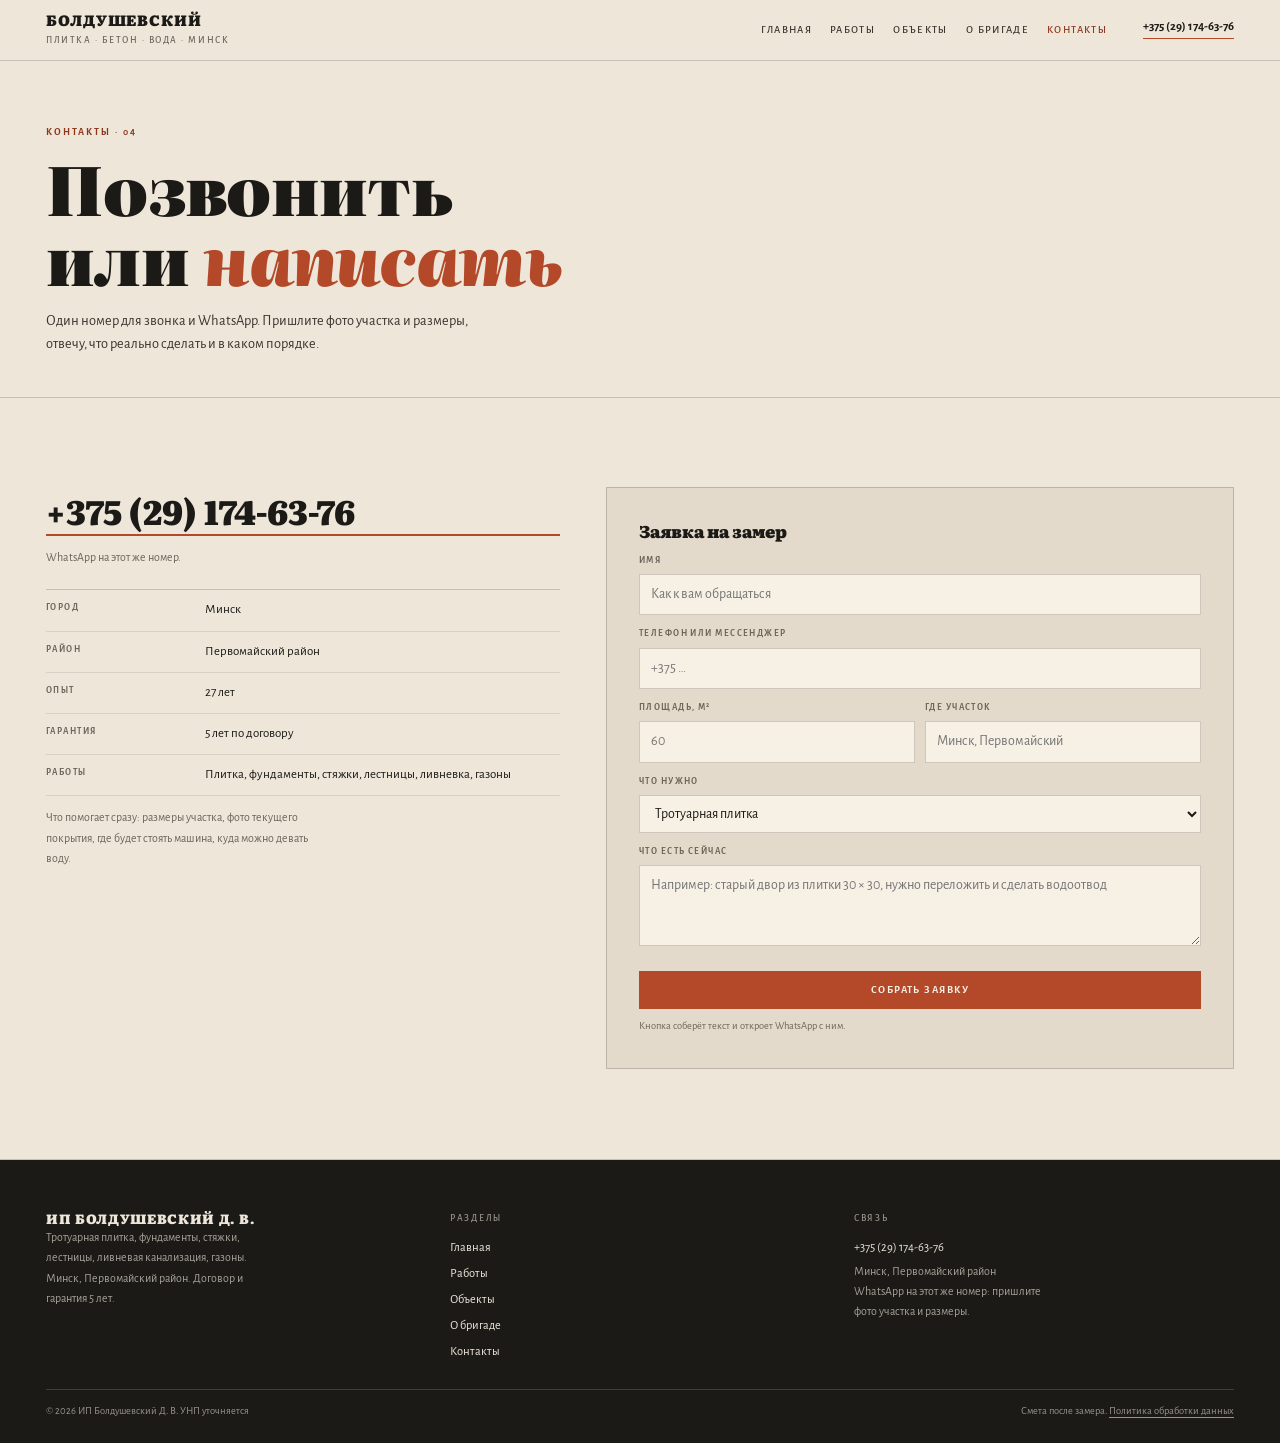
<file: kontakty.html>
<!doctype html>
<html lang="ru">
<head>
<meta charset="utf-8">
<meta name="viewport" content="width=device-width, initial-scale=1">
<title>Контакты: +375 (29) 174-63-76, замер | ИП Болдушевский</title>
<meta name="description" content="Телефон и WhatsApp +375 (29) 174-63-76. Минск, Первомайский район. Заявка на замер: плитка, бетон, ливневка, газон.">
<link rel="canonical" href="https://romjjjke.github.io/boldushevsky/kontakty.html">
<meta property="og:type" content="website">
<meta property="og:title" content="Контакты: +375 (29) 174-63-76, замер | ИП Болдушевский">
<meta property="og:description" content="Телефон и WhatsApp +375 (29) 174-63-76. Минск, Первомайский район. Заявка на замер: плитка, бетон, ливневка, газон.">
<meta property="og:locale" content="ru_BY">
<meta property="og:url" content="https://romjjjke.github.io/boldushevsky/kontakty.html">
<meta name="theme-color" content="#EDE6D9">
<link rel="icon" href="favicon.svg" type="image/svg+xml">
<link rel="preconnect" href="https://fonts.googleapis.com">
<link rel="preconnect" href="https://fonts.gstatic.com" crossorigin>
<link href="https://fonts.googleapis.com/css2?family=Literata:opsz,wght@7..72,700;7..72,900&family=Alegreya+Sans:wght@400;500;700&display=swap" rel="stylesheet">
<style>[hidden]{display:none!important}
*{box-sizing:border-box}
html{-webkit-text-size-adjust:100%;scroll-behavior:smooth}
body{margin:0;background:#EDE6D9;color:#1B1A17;font:400 16.5px/1.6 "Alegreya Sans",Arial,sans-serif;-webkit-font-smoothing:antialiased}
img{display:block;max-width:100%;height:auto}
a{color:inherit;text-decoration:none}
h1,h2,h3,p,ul,ol,figure,dl,dd,table{margin:0}
ul,ol{padding:0;list-style:none}
button{font:inherit}
.head{position:sticky;top:0;z-index:60;background:#EDE6D9;border-bottom:1px solid rgba(27,26,23,.18)}
.head__row{display:flex;align-items:center;gap:18px;padding:12px clamp(15px,3.6vw,46px)}
.brand{font:900 15px/1 "Literata",serif;letter-spacing:.06em;text-transform:uppercase}
.brand small{display:block;font:400 9.5px/1.7 "Alegreya Sans",sans-serif;letter-spacing:.16em;text-transform:uppercase;color:#6E655B;margin-top:5px;font-weight:500}
.nav{display:flex;gap:18px;margin-left:auto;font:500 10.5px/1 "Alegreya Sans",sans-serif;letter-spacing:.13em;text-transform:uppercase}
.head__tel{margin-left:18px;font:700 12.5px/1 "Alegreya Sans",sans-serif;border-bottom:1.5px solid #B4492A;padding-bottom:4px}
.burger{display:none;width:44px;height:38px;margin-left:auto;border:1px solid #1B1A17;background:transparent;cursor:pointer;padding:9px}
.burger span{display:block;height:1.5px;background:#1B1A17;margin:4px 0}
.btn{display:inline-flex;align-items:center;justify-content:center;gap:8px;padding:13px 20px;border:1.5px solid #1B1A17;background:transparent;color:#1B1A17;font:700 10.5px/1 "Alegreya Sans",sans-serif;letter-spacing:.14em;text-transform:uppercase;cursor:pointer;transition:.2s}
.btn--solid{background:#B4492A;border-color:#B4492A;color:#F7F1E6}
.wrap{padding-inline:clamp(15px,3.6vw,46px);max-width:1520px;margin:0 auto}
.drawer{position:fixed;inset:0;z-index:90;background:#1B1A17;color:#EDE6D9;overflow-y:auto;overscroll-behavior:contain}
.drawer__inner{padding:clamp(56px,9vw,82px) clamp(18px,5vw,54px) clamp(26px,5vw,46px);display:flex;flex-direction:column;gap:24px;min-height:100%}
.drawer__close{position:fixed;top:12px;right:12px;width:46px;height:46px;border:1px solid rgba(237,230,217,.45);background:transparent;color:#EDE6D9;font-size:24px;line-height:1;cursor:pointer}
.drawer__nav{display:flex;flex-direction:column}
.drawer__nav a{font:900 clamp(1.3rem,.95rem + 2.1vw,2rem)/1.16 "Literata",serif;text-transform:uppercase;letter-spacing:.02em;padding:13px 0;border-bottom:1px solid rgba(237,230,217,.18)}
.drawer__meta{font-size:12.5px;line-height:1.8;color:rgba(237,230,217,.8);display:flex;flex-direction:column;gap:6px}
body.is-locked{overflow:hidden}
.foot{background:#1B1A17;color:#EDE6D9;padding:clamp(26px,4.2vw,50px) clamp(15px,3.6vw,46px) 22px}
.foot__grid{display:grid;grid-template-columns:repeat(3,minmax(0,1fr));gap:24px;max-width:1520px;margin:0 auto}
.foot__name{font:900 13.5px/1.3 "Literata",serif;text-transform:uppercase;letter-spacing:.05em}
.foot__small{font-size:12px;line-height:1.7;color:rgba(237,230,217,.66);max-width:34ch}
.foot__h{font:500 9.5px/1.7 "Alegreya Sans",sans-serif;letter-spacing:.18em;text-transform:uppercase;color:rgba(237,230,217,.6);margin-bottom:9px}
.foot__col a{display:block;font-size:12.5px;padding:3px 0}
.foot__bottom{display:flex;flex-wrap:wrap;gap:12px;justify-content:space-between;margin-top:24px;padding-top:13px;border-top:1px solid rgba(237,230,217,.18);font-size:10.5px;line-height:1.7;color:rgba(237,230,217,.6);max-width:1520px;margin-inline:auto}
@media (max-width:1180px){.nav{display:none}.burger{display:block}}
@media (max-width:1024px){.foot__grid{grid-template-columns:1fr 1fr}}
@media (max-width:640px){.head__tel{display:none}.foot__grid{grid-template-columns:1fr}}
</style>
<link rel="stylesheet" href="assets/css/style.v1.css">
<script type="application/ld+json">{"@context": "https://schema.org", "@type": "LocalBusiness", "name": "ИП Болдушевский Денис Викторович", "description": "Укладка тротуарной плитки, фундаменты, бетонные и растворные стяжки, лестницы, ливневая канализация, газоны. Минск. Договор, гарантия 5 лет.", "telephone": "+375291746376", "address": {"@type": "PostalAddress", "addressLocality": "Минск", "addressRegion": "Первомайский район", "addressCountry": "BY"}, "areaServed": {"@type": "City", "name": "Минск"}, "url": "https://romjjjke.github.io/boldushevsky/"}</script>
</head>
<body>
<header class="head">
  <div class="head__row">
    <a class="brand" href="index.html">Болдушевский<small>Плитка · бетон · вода · Минск</small></a>
    <nav class="nav" aria-label="Разделы"><a href="index.html">Главная</a><a href="uslugi.html">Работы</a><a href="raboty.html">Объекты</a><a href="o-brigade.html">О бригаде</a><a href="kontakty.html" aria-current="page">Контакты</a></nav>
    <a class="head__tel" href="tel:+375291746376">+375 (29) 174-63-76</a>
    <button class="burger" id="burger" type="button" aria-expanded="false" aria-controls="drawer" aria-label="Меню"><span></span><span></span><span></span></button>
  </div>
</header>

<section class="phead">
  <div class="wrap">
    <p class="eyebrow">Контакты · 04</p>
    <h1 class="h1">Позвонить<br>или <em>написать</em></h1>
    <p class="phead__lead">Один номер для звонка и WhatsApp. Пришлите фото участка и размеры, отвечу, что реально сделать и в каком порядке.</p>
  </div>
</section>

<section class="contact">
  <div class="wrap contact__grid">
    <div class="contact__side">
      <a class="contact__tel" href="tel:+375291746376">+375 (29) 174-63-76</a>
      <p class="contact__note">WhatsApp на этот же номер.</p>
      <dl class="defs">
        <div><dt>Город</dt><dd>Минск</dd></div>
        <div><dt>Район</dt><dd>Первомайский район</dd></div>
        <div><dt>Опыт</dt><dd>27 лет</dd></div>
        <div><dt>Гарантия</dt><dd>5 лет по договору</dd></div>
        <div><dt>Работы</dt><dd>Плитка, фундаменты, стяжки, лестницы, ливневка, газоны</dd></div>
      </dl>
      <p class="contact__note">Что помогает сразу: размеры участка, фото текущего покрытия, где будет стоять машина, куда можно девать воду.</p>
    </div>
    <form class="form" id="lead-form" novalidate>
      <p class="form__title">Заявка на замер</p>
      <label for="f-name">Имя</label>
      <input id="f-name" name="name" required autocomplete="name" placeholder="Как к вам обращаться">
      <label for="f-contact">Телефон или мессенджер</label>
      <input id="f-contact" name="contact" required placeholder="+375 …">
      <div class="form__row">
        <div><label for="f-area">Площадь, м²</label><input id="f-area" name="area" type="number" min="0" placeholder="60"></div>
        <div><label for="f-place">Где участок</label><input id="f-place" name="place" placeholder="Минск, Первомайский"></div>
      </div>
      <label for="f-what">Что нужно</label>
      <select id="f-what" name="what">
        <option>Тротуарная плитка</option>
        <option>Фундамент</option>
        <option>Бетонная или растворная стяжка</option>
        <option>Лестница, крыльцо, ступени</option>
        <option>Ливневая канализация</option>
        <option>Газон</option>
        <option>Весь двор целиком</option>
        <option>Пока не знаю, нужен совет</option>
      </select>
      <label for="f-note">Что есть сейчас</label>
      <textarea id="f-note" name="note" rows="3" placeholder="Например: старый двор из плитки 30 × 30, нужно переложить и сделать водоотвод"></textarea>
      <button class="btn btn--solid form__btn" type="submit">Собрать заявку</button>
      <p class="form__note">Кнопка соберёт текст и откроет WhatsApp с ним.</p>
      <div class="form__ok" id="form-ok" hidden>
        <p class="form__ok-title">Заявка готова</p>
        <pre id="order-text"></pre>
        <div class="form__ok-actions">
          <a class="btn btn--solid" id="order-send" href="https://wa.me/375291746376" target="_blank" rel="noopener">Открыть WhatsApp</a>
          <button class="btn" type="button" id="order-copy">Скопировать</button>
        </div>
      </div>
    </form>
  </div>
</section>
</main>
<footer class="foot">
  <div class="foot__grid">
    <div class="foot__col">
      <p class="foot__name">ИП Болдушевский Д. В.</p>
      <p class="foot__small">Тротуарная плитка, фундаменты, стяжки, лестницы, ливневая канализация, газоны. Минск, Первомайский район. Договор и гарантия 5 лет.</p>
    </div>
    <div class="foot__col">
      <p class="foot__h">Разделы</p>
      <a href="index.html">Главная</a><a href="uslugi.html">Работы</a><a href="raboty.html">Объекты</a><a href="o-brigade.html">О бригаде</a><a href="kontakty.html">Контакты</a>
    </div>
    <div class="foot__col">
      <p class="foot__h">Связь</p>
      <a href="tel:+375291746376">+375 (29) 174-63-76</a>
      <p class="foot__small">Минск, Первомайский район</p>
      <p class="foot__small">WhatsApp на этот же номер: пришлите фото участка и размеры.</p>
    </div>
  </div>
  <div class="foot__bottom">
    <p>© <span id="year">2026</span> ИП Болдушевский Д. В. УНП уточняется</p>
    <p>Смета после замера. <a href="politika.html">Политика обработки данных</a></p>
  </div>
</footer>
<div class="drawer" id="drawer" hidden>
  <div class="drawer__inner">
    <button class="drawer__close" type="button" id="drawer-close" aria-label="Закрыть меню">×</button>
    <nav class="drawer__nav" aria-label="Мобильная навигация"><a href="index.html">Главная</a><a href="uslugi.html">Работы</a><a href="raboty.html">Объекты</a><a href="o-brigade.html">О бригаде</a><a href="kontakty.html" aria-current="page">Контакты</a></nav>
    <div class="drawer__meta">
      <a href="tel:+375291746376">+375 (29) 174-63-76</a>
      <p>Минск, Первомайский район</p>
      <p>Договор, гарантия 5 лет. Опыт 27 лет.</p>
    </div>
  </div>
</div>
<script src="assets/js/main.v1.js" defer></script>
</body>
</html>
</file>
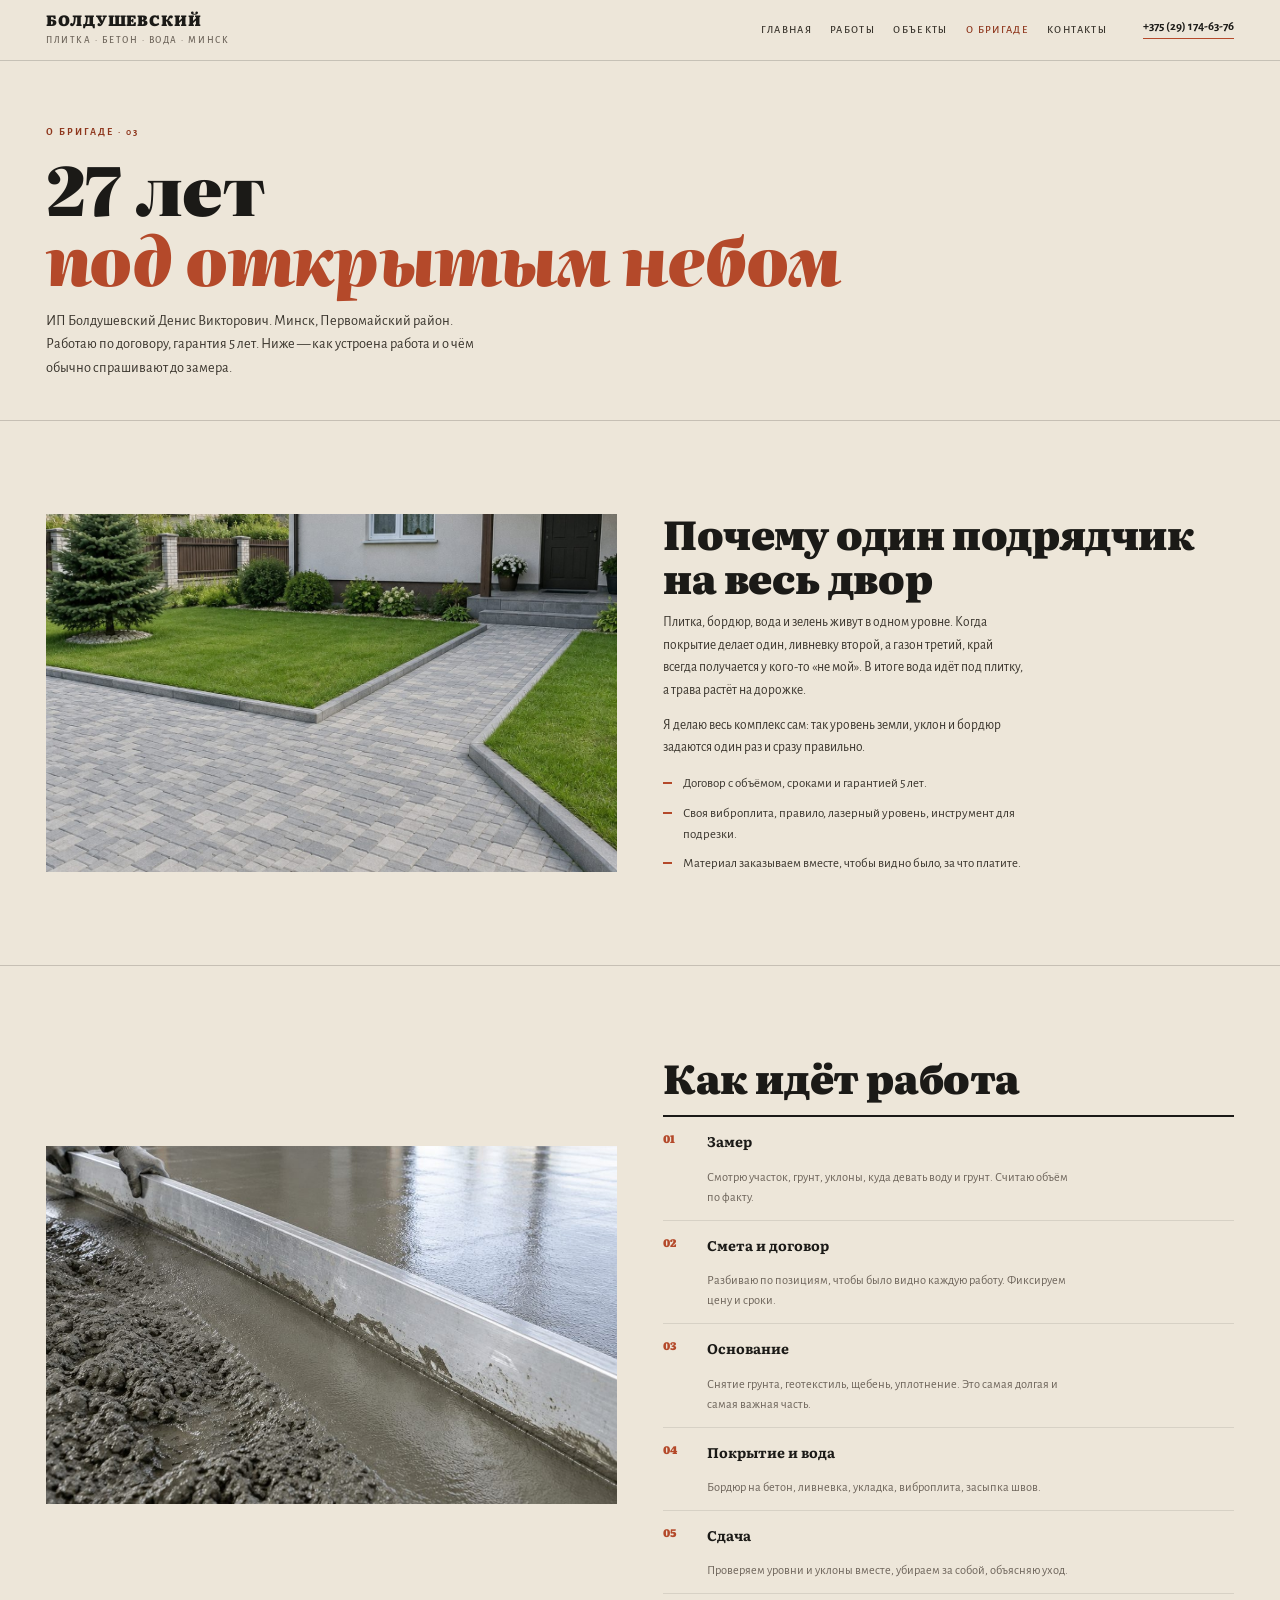
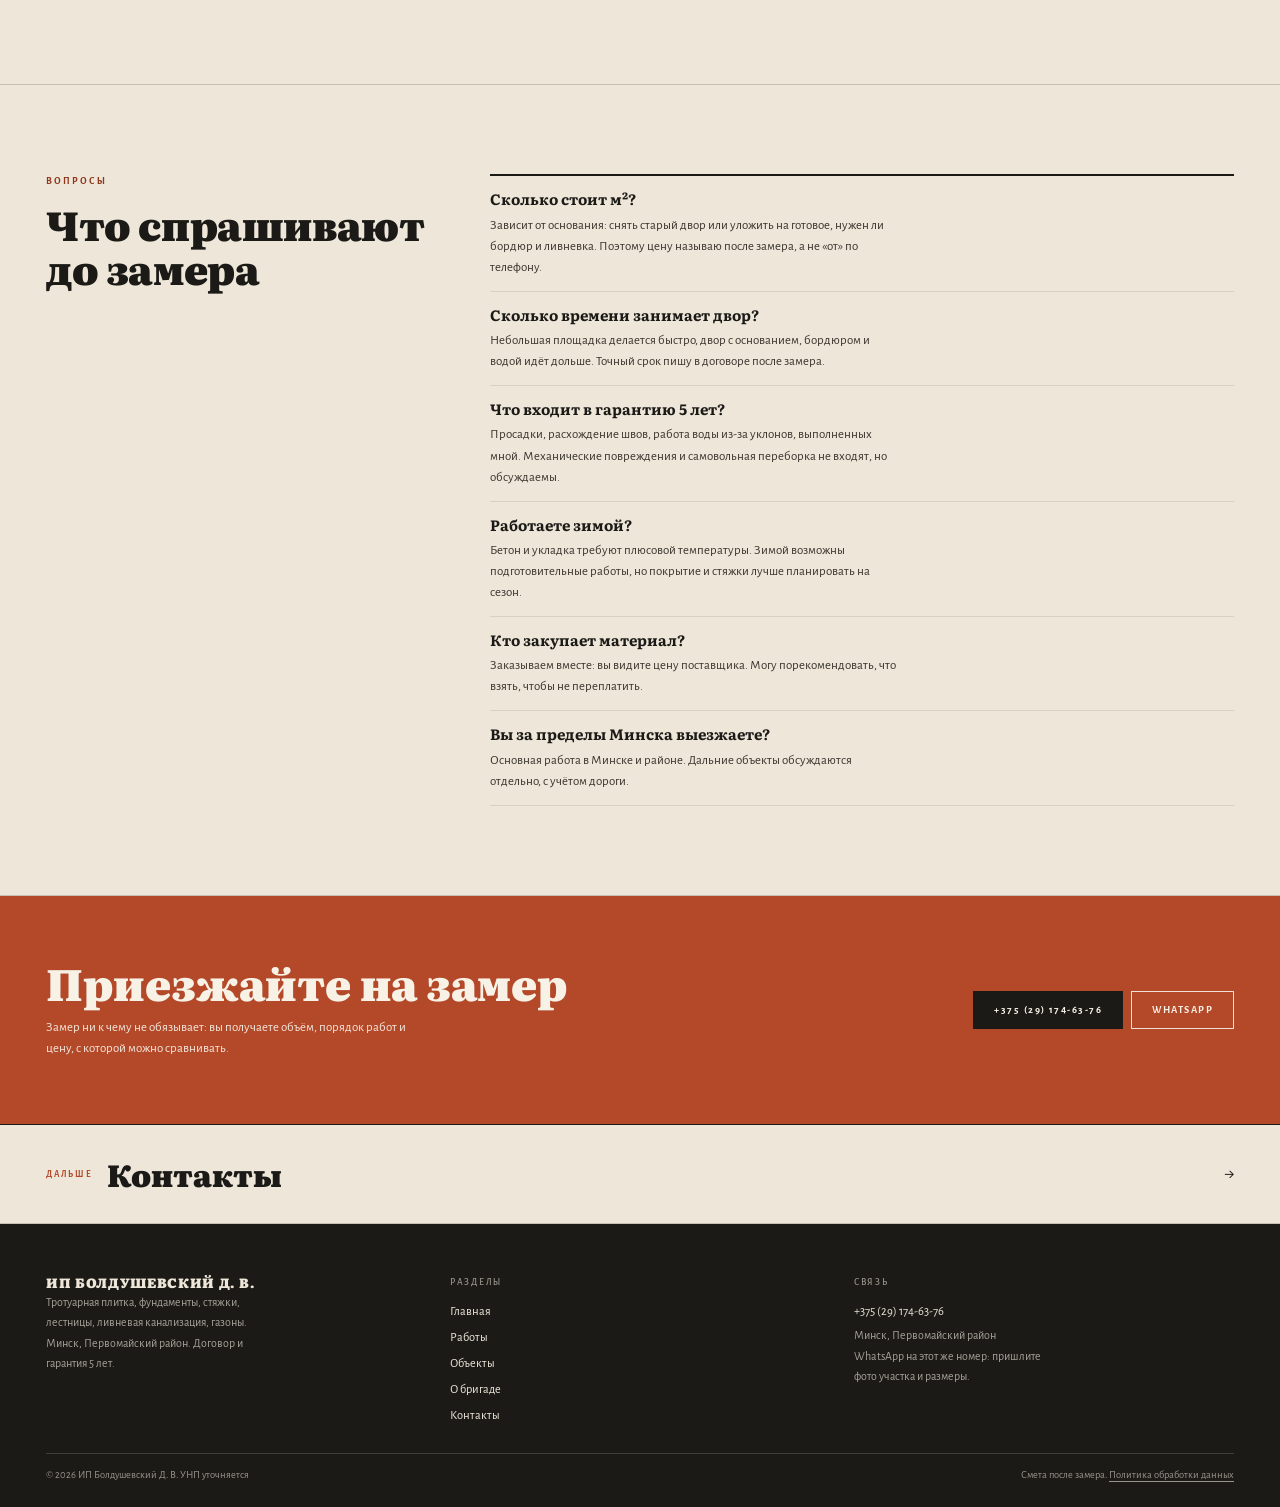
<file: o-brigade.html>
<!doctype html>
<html lang="ru">
<head>
<meta charset="utf-8">
<meta name="viewport" content="width=device-width, initial-scale=1">
<title>О бригаде: опыт 27 лет, гарантия 5 лет | ИП Болдушевский</title>
<meta name="description" content="ИП Болдушевский Д. В., Минск. Почему один подрядчик на весь двор, как идёт работа от замера до сдачи, что входит в гарантию.">
<link rel="canonical" href="https://romjjjke.github.io/boldushevsky/o-brigade.html">
<meta property="og:type" content="website">
<meta property="og:title" content="О бригаде: опыт 27 лет, гарантия 5 лет | ИП Болдушевский">
<meta property="og:description" content="ИП Болдушевский Д. В., Минск. Почему один подрядчик на весь двор, как идёт работа от замера до сдачи, что входит в гарантию.">
<meta property="og:locale" content="ru_BY">
<meta property="og:url" content="https://romjjjke.github.io/boldushevsky/o-brigade.html">
<meta name="theme-color" content="#EDE6D9">
<link rel="icon" href="favicon.svg" type="image/svg+xml">
<link rel="preconnect" href="https://fonts.googleapis.com">
<link rel="preconnect" href="https://fonts.gstatic.com" crossorigin>
<link href="https://fonts.googleapis.com/css2?family=Literata:opsz,wght@7..72,700;7..72,900&family=Alegreya+Sans:wght@400;500;700&display=swap" rel="stylesheet">
<style>[hidden]{display:none!important}
*{box-sizing:border-box}
html{-webkit-text-size-adjust:100%;scroll-behavior:smooth}
body{margin:0;background:#EDE6D9;color:#1B1A17;font:400 16.5px/1.6 "Alegreya Sans",Arial,sans-serif;-webkit-font-smoothing:antialiased}
img{display:block;max-width:100%;height:auto}
a{color:inherit;text-decoration:none}
h1,h2,h3,p,ul,ol,figure,dl,dd,table{margin:0}
ul,ol{padding:0;list-style:none}
button{font:inherit}
.head{position:sticky;top:0;z-index:60;background:#EDE6D9;border-bottom:1px solid rgba(27,26,23,.18)}
.head__row{display:flex;align-items:center;gap:18px;padding:12px clamp(15px,3.6vw,46px)}
.brand{font:900 15px/1 "Literata",serif;letter-spacing:.06em;text-transform:uppercase}
.brand small{display:block;font:400 9.5px/1.7 "Alegreya Sans",sans-serif;letter-spacing:.16em;text-transform:uppercase;color:#6E655B;margin-top:5px;font-weight:500}
.nav{display:flex;gap:18px;margin-left:auto;font:500 10.5px/1 "Alegreya Sans",sans-serif;letter-spacing:.13em;text-transform:uppercase}
.head__tel{margin-left:18px;font:700 12.5px/1 "Alegreya Sans",sans-serif;border-bottom:1.5px solid #B4492A;padding-bottom:4px}
.burger{display:none;width:44px;height:38px;margin-left:auto;border:1px solid #1B1A17;background:transparent;cursor:pointer;padding:9px}
.burger span{display:block;height:1.5px;background:#1B1A17;margin:4px 0}
.btn{display:inline-flex;align-items:center;justify-content:center;gap:8px;padding:13px 20px;border:1.5px solid #1B1A17;background:transparent;color:#1B1A17;font:700 10.5px/1 "Alegreya Sans",sans-serif;letter-spacing:.14em;text-transform:uppercase;cursor:pointer;transition:.2s}
.btn--solid{background:#B4492A;border-color:#B4492A;color:#F7F1E6}
.wrap{padding-inline:clamp(15px,3.6vw,46px);max-width:1520px;margin:0 auto}
.drawer{position:fixed;inset:0;z-index:90;background:#1B1A17;color:#EDE6D9;overflow-y:auto;overscroll-behavior:contain}
.drawer__inner{padding:clamp(56px,9vw,82px) clamp(18px,5vw,54px) clamp(26px,5vw,46px);display:flex;flex-direction:column;gap:24px;min-height:100%}
.drawer__close{position:fixed;top:12px;right:12px;width:46px;height:46px;border:1px solid rgba(237,230,217,.45);background:transparent;color:#EDE6D9;font-size:24px;line-height:1;cursor:pointer}
.drawer__nav{display:flex;flex-direction:column}
.drawer__nav a{font:900 clamp(1.3rem,.95rem + 2.1vw,2rem)/1.16 "Literata",serif;text-transform:uppercase;letter-spacing:.02em;padding:13px 0;border-bottom:1px solid rgba(237,230,217,.18)}
.drawer__meta{font-size:12.5px;line-height:1.8;color:rgba(237,230,217,.8);display:flex;flex-direction:column;gap:6px}
body.is-locked{overflow:hidden}
.foot{background:#1B1A17;color:#EDE6D9;padding:clamp(26px,4.2vw,50px) clamp(15px,3.6vw,46px) 22px}
.foot__grid{display:grid;grid-template-columns:repeat(3,minmax(0,1fr));gap:24px;max-width:1520px;margin:0 auto}
.foot__name{font:900 13.5px/1.3 "Literata",serif;text-transform:uppercase;letter-spacing:.05em}
.foot__small{font-size:12px;line-height:1.7;color:rgba(237,230,217,.66);max-width:34ch}
.foot__h{font:500 9.5px/1.7 "Alegreya Sans",sans-serif;letter-spacing:.18em;text-transform:uppercase;color:rgba(237,230,217,.6);margin-bottom:9px}
.foot__col a{display:block;font-size:12.5px;padding:3px 0}
.foot__bottom{display:flex;flex-wrap:wrap;gap:12px;justify-content:space-between;margin-top:24px;padding-top:13px;border-top:1px solid rgba(237,230,217,.18);font-size:10.5px;line-height:1.7;color:rgba(237,230,217,.6);max-width:1520px;margin-inline:auto}
@media (max-width:1180px){.nav{display:none}.burger{display:block}}
@media (max-width:1024px){.foot__grid{grid-template-columns:1fr 1fr}}
@media (max-width:640px){.head__tel{display:none}.foot__grid{grid-template-columns:1fr}}
</style>
<link rel="stylesheet" href="assets/css/style.v1.css">
<script type="application/ld+json">{"@context": "https://schema.org", "@type": "LocalBusiness", "name": "ИП Болдушевский Денис Викторович", "description": "Укладка тротуарной плитки, фундаменты, бетонные и растворные стяжки, лестницы, ливневая канализация, газоны. Минск. Договор, гарантия 5 лет.", "telephone": "+375291746376", "address": {"@type": "PostalAddress", "addressLocality": "Минск", "addressRegion": "Первомайский район", "addressCountry": "BY"}, "areaServed": {"@type": "City", "name": "Минск"}, "url": "https://romjjjke.github.io/boldushevsky/"}</script>
</head>
<body>
<header class="head">
  <div class="head__row">
    <a class="brand" href="index.html">Болдушевский<small>Плитка · бетон · вода · Минск</small></a>
    <nav class="nav" aria-label="Разделы"><a href="index.html">Главная</a><a href="uslugi.html">Работы</a><a href="raboty.html">Объекты</a><a href="o-brigade.html" aria-current="page">О бригаде</a><a href="kontakty.html">Контакты</a></nav>
    <a class="head__tel" href="tel:+375291746376">+375 (29) 174-63-76</a>
    <button class="burger" id="burger" type="button" aria-expanded="false" aria-controls="drawer" aria-label="Меню"><span></span><span></span><span></span></button>
  </div>
</header>

<section class="phead">
  <div class="wrap">
    <p class="eyebrow">О бригаде · 03</p>
    <h1 class="h1">27 лет<br><em>под открытым небом</em></h1>
    <p class="phead__lead">ИП Болдушевский Денис Викторович. Минск, Первомайский район. Работаю по договору, гарантия 5 лет. Ниже — как устроена работа и о чём обычно спрашивают до замера.</p>
  </div>
</section>

<section class="duo">
  <div class="wrap duo__grid">
    <figure class="duo__fig"><img src="assets/img/yard.jpg" alt="Двор с покрытием из плитки" width="1240" height="800" loading="lazy"></figure>
    <div class="duo__copy">
      <h2 class="h2">Почему один подрядчик на весь двор</h2>
      <p>Плитка, бордюр, вода и зелень живут в одном уровне. Когда покрытие делает один, ливневку второй, а газон третий, край всегда получается у кого-то «не мой». В итоге вода идёт под плитку, а трава растёт на дорожке.</p>
      <p>Я делаю весь комплекс сам: так уровень земли, уклон и бордюр задаются один раз и сразу правильно.</p>
      <ul class="ul">
        <li>Договор с объёмом, сроками и гарантией 5 лет.</li>
        <li>Своя виброплита, правило, лазерный уровень, инструмент для подрезки.</li>
        <li>Материал заказываем вместе, чтобы видно было, за что платите.</li>
      </ul>
    </div>
  </div>
</section>

<section class="duo duo--flip">
  <div class="wrap duo__grid">
    <div class="duo__copy">
      <h2 class="h2">Как идёт работа</h2>
      <ol class="steps">
        <li><span>01</span><div><b>Замер</b><p>Смотрю участок, грунт, уклоны, куда девать воду и грунт. Считаю объём по факту.</p></div></li>
        <li><span>02</span><div><b>Смета и договор</b><p>Разбиваю по позициям, чтобы было видно каждую работу. Фиксируем цену и сроки.</p></div></li>
        <li><span>03</span><div><b>Основание</b><p>Снятие грунта, геотекстиль, щебень, уплотнение. Это самая долгая и самая важная часть.</p></div></li>
        <li><span>04</span><div><b>Покрытие и вода</b><p>Бордюр на бетон, ливневка, укладка, виброплита, засыпка швов.</p></div></li>
        <li><span>05</span><div><b>Сдача</b><p>Проверяем уровни и уклоны вместе, убираем за собой, объясняю уход.</p></div></li>
      </ol>
    </div>
    <figure class="duo__fig"><img src="assets/img/screed.jpg" alt="Работы по основанию" width="960" height="720" loading="lazy"></figure>
  </div>
</section>

<section class="faq">
  <div class="wrap faq__grid">
    <div>
      <p class="eyebrow">Вопросы</p>
      <h2 class="h2">Что спрашивают до замера</h2>
    </div>
    <dl class="qa">
      <div><dt>Сколько стоит м²?</dt><dd>Зависит от основания: снять старый двор или уложить на готовое, нужен ли бордюр и ливневка. Поэтому цену называю после замера, а не «от» по телефону.</dd></div>
      <div><dt>Сколько времени занимает двор?</dt><dd>Небольшая площадка делается быстро, двор с основанием, бордюром и водой идёт дольше. Точный срок пишу в договоре после замера.</dd></div>
      <div><dt>Что входит в гарантию 5 лет?</dt><dd>Просадки, расхождение швов, работа воды из-за уклонов, выполненных мной. Механические повреждения и самовольная переборка не входят, но обсуждаемы.</dd></div>
      <div><dt>Работаете зимой?</dt><dd>Бетон и укладка требуют плюсовой температуры. Зимой возможны подготовительные работы, но покрытие и стяжки лучше планировать на сезон.</dd></div>
      <div><dt>Кто закупает материал?</dt><dd>Заказываем вместе: вы видите цену поставщика. Могу порекомендовать, что взять, чтобы не переплатить.</dd></div>
      <div><dt>Вы за пределы Минска выезжаете?</dt><dd>Основная работа в Минске и районе. Дальние объекты обсуждаются отдельно, с учётом дороги.</dd></div>
    </dl>
  </div>
</section>

<section class="cta">
  <div class="wrap cta__in">
    <div>
      <h2 class="cta__h">Приезжайте на замер</h2>
      <p class="cta__text">Замер ни к чему не обязывает: вы получаете объём, порядок работ и цену, с которой можно сравнивать.</p>
    </div>
    <div class="cta__actions">
      <a class="btn btn--solid" href="tel:+375291746376">+375 (29) 174-63-76</a>
      <a class="btn" href="https://wa.me/375291746376" target="_blank" rel="noopener">WhatsApp</a>
    </div>
  </div>
</section>
  <section class="next">
    <a class="next__link" href="kontakty.html">
      <span class="next__label">Дальше</span>
      <span class="next__title">Контакты</span>
      <span class="next__arrow" aria-hidden="true">→</span>
    </a>
  </section>
</main>
<footer class="foot">
  <div class="foot__grid">
    <div class="foot__col">
      <p class="foot__name">ИП Болдушевский Д. В.</p>
      <p class="foot__small">Тротуарная плитка, фундаменты, стяжки, лестницы, ливневая канализация, газоны. Минск, Первомайский район. Договор и гарантия 5 лет.</p>
    </div>
    <div class="foot__col">
      <p class="foot__h">Разделы</p>
      <a href="index.html">Главная</a><a href="uslugi.html">Работы</a><a href="raboty.html">Объекты</a><a href="o-brigade.html">О бригаде</a><a href="kontakty.html">Контакты</a>
    </div>
    <div class="foot__col">
      <p class="foot__h">Связь</p>
      <a href="tel:+375291746376">+375 (29) 174-63-76</a>
      <p class="foot__small">Минск, Первомайский район</p>
      <p class="foot__small">WhatsApp на этот же номер: пришлите фото участка и размеры.</p>
    </div>
  </div>
  <div class="foot__bottom">
    <p>© <span id="year">2026</span> ИП Болдушевский Д. В. УНП уточняется</p>
    <p>Смета после замера. <a href="politika.html">Политика обработки данных</a></p>
  </div>
</footer>
<div class="drawer" id="drawer" hidden>
  <div class="drawer__inner">
    <button class="drawer__close" type="button" id="drawer-close" aria-label="Закрыть меню">×</button>
    <nav class="drawer__nav" aria-label="Мобильная навигация"><a href="index.html">Главная</a><a href="uslugi.html">Работы</a><a href="raboty.html">Объекты</a><a href="o-brigade.html" aria-current="page">О бригаде</a><a href="kontakty.html">Контакты</a></nav>
    <div class="drawer__meta">
      <a href="tel:+375291746376">+375 (29) 174-63-76</a>
      <p>Минск, Первомайский район</p>
      <p>Договор, гарантия 5 лет. Опыт 27 лет.</p>
    </div>
  </div>
</div>
<script src="assets/js/main.v1.js" defer></script>
</body>
</html>
</file>
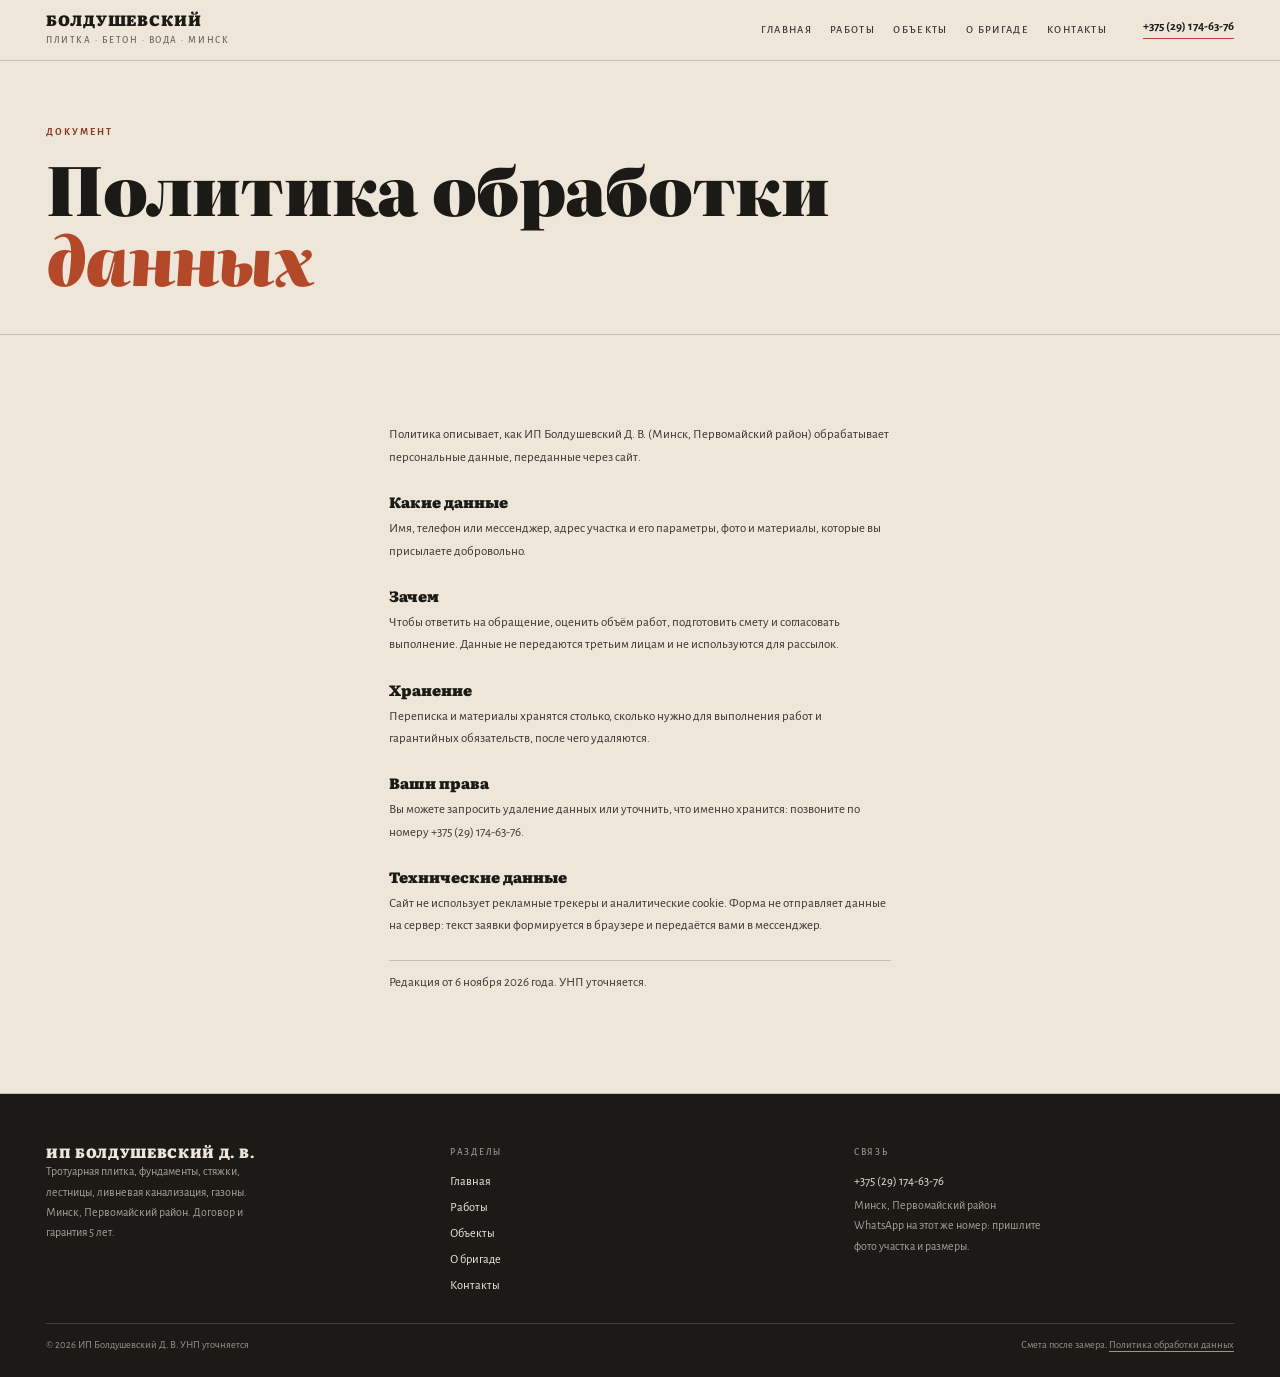
<file: politika.html>
<!doctype html>
<html lang="ru">
<head>
<meta charset="utf-8">
<meta name="viewport" content="width=device-width, initial-scale=1">
<title>Политика обработки персональных данных | ИП Болдушевский</title>
<meta name="description" content="Как обрабатываются данные, переданные через сайт: цели, хранение, права.">
<link rel="canonical" href="https://romjjjke.github.io/boldushevsky/politika.html">
<meta property="og:type" content="website">
<meta property="og:title" content="Политика обработки персональных данных | ИП Болдушевский">
<meta property="og:description" content="Как обрабатываются данные, переданные через сайт: цели, хранение, права.">
<meta property="og:locale" content="ru_BY">
<meta property="og:url" content="https://romjjjke.github.io/boldushevsky/politika.html">
<meta name="theme-color" content="#EDE6D9">
<link rel="icon" href="favicon.svg" type="image/svg+xml">
<link rel="preconnect" href="https://fonts.googleapis.com">
<link rel="preconnect" href="https://fonts.gstatic.com" crossorigin>
<link href="https://fonts.googleapis.com/css2?family=Literata:opsz,wght@7..72,700;7..72,900&family=Alegreya+Sans:wght@400;500;700&display=swap" rel="stylesheet">
<style>[hidden]{display:none!important}
*{box-sizing:border-box}
html{-webkit-text-size-adjust:100%;scroll-behavior:smooth}
body{margin:0;background:#EDE6D9;color:#1B1A17;font:400 16.5px/1.6 "Alegreya Sans",Arial,sans-serif;-webkit-font-smoothing:antialiased}
img{display:block;max-width:100%;height:auto}
a{color:inherit;text-decoration:none}
h1,h2,h3,p,ul,ol,figure,dl,dd,table{margin:0}
ul,ol{padding:0;list-style:none}
button{font:inherit}
.head{position:sticky;top:0;z-index:60;background:#EDE6D9;border-bottom:1px solid rgba(27,26,23,.18)}
.head__row{display:flex;align-items:center;gap:18px;padding:12px clamp(15px,3.6vw,46px)}
.brand{font:900 15px/1 "Literata",serif;letter-spacing:.06em;text-transform:uppercase}
.brand small{display:block;font:400 9.5px/1.7 "Alegreya Sans",sans-serif;letter-spacing:.16em;text-transform:uppercase;color:#6E655B;margin-top:5px;font-weight:500}
.nav{display:flex;gap:18px;margin-left:auto;font:500 10.5px/1 "Alegreya Sans",sans-serif;letter-spacing:.13em;text-transform:uppercase}
.head__tel{margin-left:18px;font:700 12.5px/1 "Alegreya Sans",sans-serif;border-bottom:1.5px solid #B4492A;padding-bottom:4px}
.burger{display:none;width:44px;height:38px;margin-left:auto;border:1px solid #1B1A17;background:transparent;cursor:pointer;padding:9px}
.burger span{display:block;height:1.5px;background:#1B1A17;margin:4px 0}
.btn{display:inline-flex;align-items:center;justify-content:center;gap:8px;padding:13px 20px;border:1.5px solid #1B1A17;background:transparent;color:#1B1A17;font:700 10.5px/1 "Alegreya Sans",sans-serif;letter-spacing:.14em;text-transform:uppercase;cursor:pointer;transition:.2s}
.btn--solid{background:#B4492A;border-color:#B4492A;color:#F7F1E6}
.wrap{padding-inline:clamp(15px,3.6vw,46px);max-width:1520px;margin:0 auto}
.drawer{position:fixed;inset:0;z-index:90;background:#1B1A17;color:#EDE6D9;overflow-y:auto;overscroll-behavior:contain}
.drawer__inner{padding:clamp(56px,9vw,82px) clamp(18px,5vw,54px) clamp(26px,5vw,46px);display:flex;flex-direction:column;gap:24px;min-height:100%}
.drawer__close{position:fixed;top:12px;right:12px;width:46px;height:46px;border:1px solid rgba(237,230,217,.45);background:transparent;color:#EDE6D9;font-size:24px;line-height:1;cursor:pointer}
.drawer__nav{display:flex;flex-direction:column}
.drawer__nav a{font:900 clamp(1.3rem,.95rem + 2.1vw,2rem)/1.16 "Literata",serif;text-transform:uppercase;letter-spacing:.02em;padding:13px 0;border-bottom:1px solid rgba(237,230,217,.18)}
.drawer__meta{font-size:12.5px;line-height:1.8;color:rgba(237,230,217,.8);display:flex;flex-direction:column;gap:6px}
body.is-locked{overflow:hidden}
.foot{background:#1B1A17;color:#EDE6D9;padding:clamp(26px,4.2vw,50px) clamp(15px,3.6vw,46px) 22px}
.foot__grid{display:grid;grid-template-columns:repeat(3,minmax(0,1fr));gap:24px;max-width:1520px;margin:0 auto}
.foot__name{font:900 13.5px/1.3 "Literata",serif;text-transform:uppercase;letter-spacing:.05em}
.foot__small{font-size:12px;line-height:1.7;color:rgba(237,230,217,.66);max-width:34ch}
.foot__h{font:500 9.5px/1.7 "Alegreya Sans",sans-serif;letter-spacing:.18em;text-transform:uppercase;color:rgba(237,230,217,.6);margin-bottom:9px}
.foot__col a{display:block;font-size:12.5px;padding:3px 0}
.foot__bottom{display:flex;flex-wrap:wrap;gap:12px;justify-content:space-between;margin-top:24px;padding-top:13px;border-top:1px solid rgba(237,230,217,.18);font-size:10.5px;line-height:1.7;color:rgba(237,230,217,.6);max-width:1520px;margin-inline:auto}
@media (max-width:1180px){.nav{display:none}.burger{display:block}}
@media (max-width:1024px){.foot__grid{grid-template-columns:1fr 1fr}}
@media (max-width:640px){.head__tel{display:none}.foot__grid{grid-template-columns:1fr}}
</style>
<link rel="stylesheet" href="assets/css/style.v1.css">
<script type="application/ld+json">{"@context": "https://schema.org", "@type": "LocalBusiness", "name": "ИП Болдушевский Денис Викторович", "description": "Укладка тротуарной плитки, фундаменты, бетонные и растворные стяжки, лестницы, ливневая канализация, газоны. Минск. Договор, гарантия 5 лет.", "telephone": "+375291746376", "address": {"@type": "PostalAddress", "addressLocality": "Минск", "addressRegion": "Первомайский район", "addressCountry": "BY"}, "areaServed": {"@type": "City", "name": "Минск"}, "url": "https://romjjjke.github.io/boldushevsky/"}</script>
</head>
<body>
<header class="head">
  <div class="head__row">
    <a class="brand" href="index.html">Болдушевский<small>Плитка · бетон · вода · Минск</small></a>
    <nav class="nav" aria-label="Разделы"><a href="index.html">Главная</a><a href="uslugi.html">Работы</a><a href="raboty.html">Объекты</a><a href="o-brigade.html">О бригаде</a><a href="kontakty.html">Контакты</a></nav>
    <a class="head__tel" href="tel:+375291746376">+375 (29) 174-63-76</a>
    <button class="burger" id="burger" type="button" aria-expanded="false" aria-controls="drawer" aria-label="Меню"><span></span><span></span><span></span></button>
  </div>
</header>

<section class="phead">
  <div class="wrap">
    <p class="eyebrow">Документ</p>
    <h1 class="h1">Политика обработки<br><em>данных</em></h1>
  </div>
</section>
<section class="textpage">
  <div class="wrap textpage__in">
    <p>Политика описывает, как ИП Болдушевский Д. В. (Минск, Первомайский район) обрабатывает персональные данные, переданные через сайт.</p>
    <h2>Какие данные</h2>
    <p>Имя, телефон или мессенджер, адрес участка и его параметры, фото и материалы, которые вы присылаете добровольно.</p>
    <h2>Зачем</h2>
    <p>Чтобы ответить на обращение, оценить объём работ, подготовить смету и согласовать выполнение. Данные не передаются третьим лицам и не используются для рассылок.</p>
    <h2>Хранение</h2>
    <p>Переписка и материалы хранятся столько, сколько нужно для выполнения работ и гарантийных обязательств, после чего удаляются.</p>
    <h2>Ваши права</h2>
    <p>Вы можете запросить удаление данных или уточнить, что именно хранится: позвоните по номеру +375 (29) 174-63-76.</p>
    <h2>Технические данные</h2>
    <p>Сайт не использует рекламные трекеры и аналитические cookie. Форма не отправляет данные на сервер: текст заявки формируется в браузере и передаётся вами в мессенджер.</p>
    <p class="textpage__date">Редакция от 6 ноября 2026 года. УНП уточняется.</p>
  </div>
</section>
</main>
<footer class="foot">
  <div class="foot__grid">
    <div class="foot__col">
      <p class="foot__name">ИП Болдушевский Д. В.</p>
      <p class="foot__small">Тротуарная плитка, фундаменты, стяжки, лестницы, ливневая канализация, газоны. Минск, Первомайский район. Договор и гарантия 5 лет.</p>
    </div>
    <div class="foot__col">
      <p class="foot__h">Разделы</p>
      <a href="index.html">Главная</a><a href="uslugi.html">Работы</a><a href="raboty.html">Объекты</a><a href="o-brigade.html">О бригаде</a><a href="kontakty.html">Контакты</a>
    </div>
    <div class="foot__col">
      <p class="foot__h">Связь</p>
      <a href="tel:+375291746376">+375 (29) 174-63-76</a>
      <p class="foot__small">Минск, Первомайский район</p>
      <p class="foot__small">WhatsApp на этот же номер: пришлите фото участка и размеры.</p>
    </div>
  </div>
  <div class="foot__bottom">
    <p>© <span id="year">2026</span> ИП Болдушевский Д. В. УНП уточняется</p>
    <p>Смета после замера. <a href="politika.html">Политика обработки данных</a></p>
  </div>
</footer>
<div class="drawer" id="drawer" hidden>
  <div class="drawer__inner">
    <button class="drawer__close" type="button" id="drawer-close" aria-label="Закрыть меню">×</button>
    <nav class="drawer__nav" aria-label="Мобильная навигация"><a href="index.html">Главная</a><a href="uslugi.html">Работы</a><a href="raboty.html">Объекты</a><a href="o-brigade.html">О бригаде</a><a href="kontakty.html">Контакты</a></nav>
    <div class="drawer__meta">
      <a href="tel:+375291746376">+375 (29) 174-63-76</a>
      <p>Минск, Первомайский район</p>
      <p>Договор, гарантия 5 лет. Опыт 27 лет.</p>
    </div>
  </div>
</div>
<script src="assets/js/main.v1.js" defer></script>
</body>
</html>
</file>
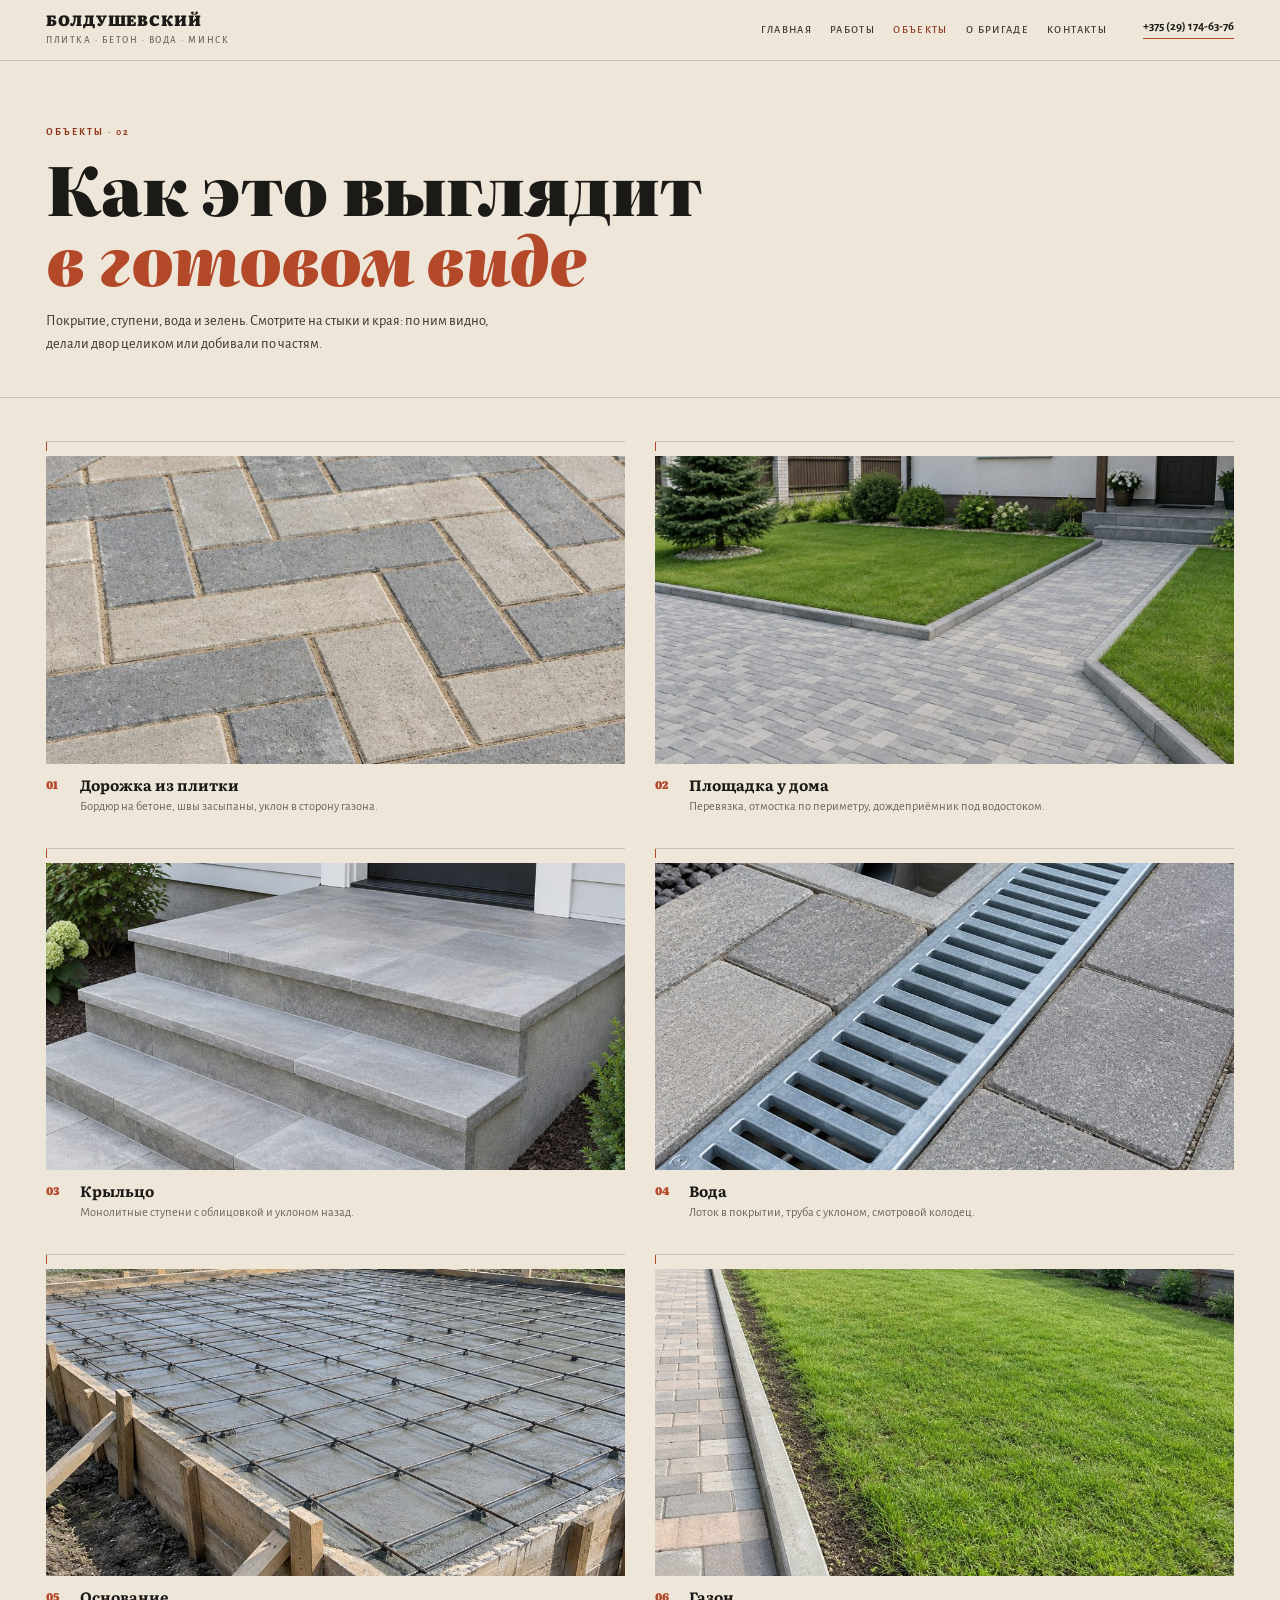
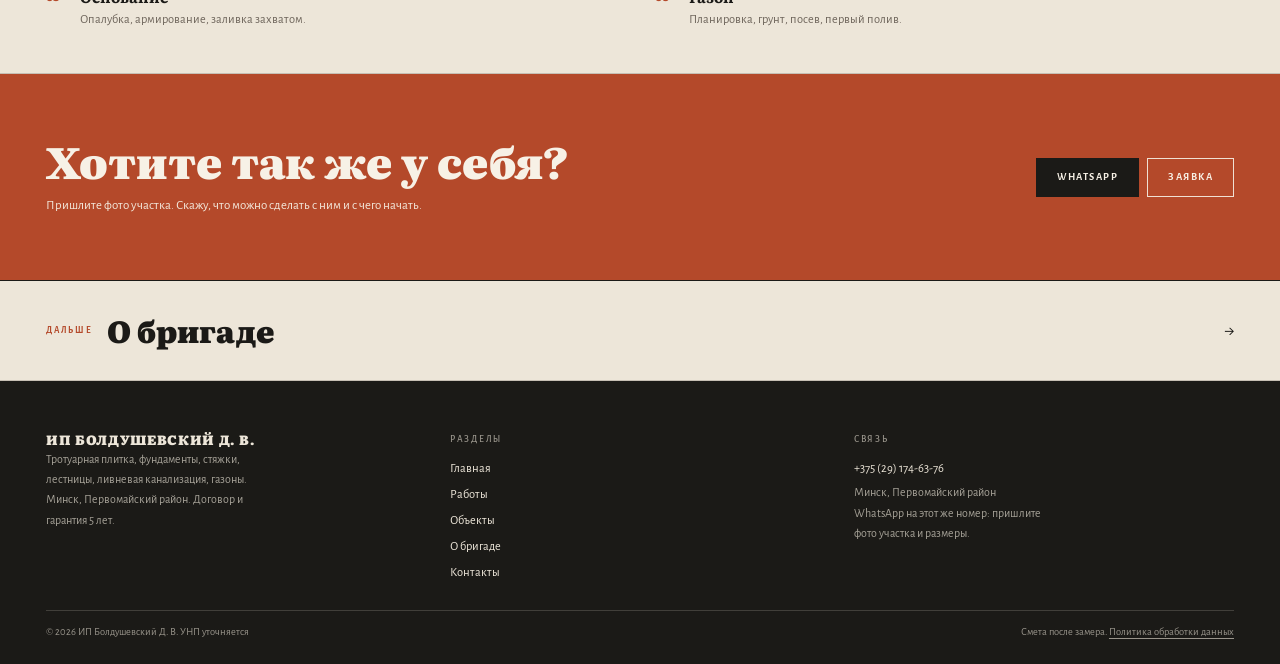
<file: raboty.html>
<!doctype html>
<html lang="ru">
<head>
<meta charset="utf-8">
<meta name="viewport" content="width=device-width, initial-scale=1">
<title>Объекты: покрытие, ступени, вода, газон | ИП Болдушевский, Минск</title>
<meta name="description" content="Фотографии выполненных работ: дорожки и площадки из плитки, крыльцо, ливневые лотки, основание, газон.">
<link rel="canonical" href="https://romjjjke.github.io/boldushevsky/raboty.html">
<meta property="og:type" content="website">
<meta property="og:title" content="Объекты: покрытие, ступени, вода, газон | ИП Болдушевский, Минск">
<meta property="og:description" content="Фотографии выполненных работ: дорожки и площадки из плитки, крыльцо, ливневые лотки, основание, газон.">
<meta property="og:locale" content="ru_BY">
<meta property="og:url" content="https://romjjjke.github.io/boldushevsky/raboty.html">
<meta name="theme-color" content="#EDE6D9">
<link rel="icon" href="favicon.svg" type="image/svg+xml">
<link rel="preconnect" href="https://fonts.googleapis.com">
<link rel="preconnect" href="https://fonts.gstatic.com" crossorigin>
<link href="https://fonts.googleapis.com/css2?family=Literata:opsz,wght@7..72,700;7..72,900&family=Alegreya+Sans:wght@400;500;700&display=swap" rel="stylesheet">
<style>[hidden]{display:none!important}
*{box-sizing:border-box}
html{-webkit-text-size-adjust:100%;scroll-behavior:smooth}
body{margin:0;background:#EDE6D9;color:#1B1A17;font:400 16.5px/1.6 "Alegreya Sans",Arial,sans-serif;-webkit-font-smoothing:antialiased}
img{display:block;max-width:100%;height:auto}
a{color:inherit;text-decoration:none}
h1,h2,h3,p,ul,ol,figure,dl,dd,table{margin:0}
ul,ol{padding:0;list-style:none}
button{font:inherit}
.head{position:sticky;top:0;z-index:60;background:#EDE6D9;border-bottom:1px solid rgba(27,26,23,.18)}
.head__row{display:flex;align-items:center;gap:18px;padding:12px clamp(15px,3.6vw,46px)}
.brand{font:900 15px/1 "Literata",serif;letter-spacing:.06em;text-transform:uppercase}
.brand small{display:block;font:400 9.5px/1.7 "Alegreya Sans",sans-serif;letter-spacing:.16em;text-transform:uppercase;color:#6E655B;margin-top:5px;font-weight:500}
.nav{display:flex;gap:18px;margin-left:auto;font:500 10.5px/1 "Alegreya Sans",sans-serif;letter-spacing:.13em;text-transform:uppercase}
.head__tel{margin-left:18px;font:700 12.5px/1 "Alegreya Sans",sans-serif;border-bottom:1.5px solid #B4492A;padding-bottom:4px}
.burger{display:none;width:44px;height:38px;margin-left:auto;border:1px solid #1B1A17;background:transparent;cursor:pointer;padding:9px}
.burger span{display:block;height:1.5px;background:#1B1A17;margin:4px 0}
.btn{display:inline-flex;align-items:center;justify-content:center;gap:8px;padding:13px 20px;border:1.5px solid #1B1A17;background:transparent;color:#1B1A17;font:700 10.5px/1 "Alegreya Sans",sans-serif;letter-spacing:.14em;text-transform:uppercase;cursor:pointer;transition:.2s}
.btn--solid{background:#B4492A;border-color:#B4492A;color:#F7F1E6}
.wrap{padding-inline:clamp(15px,3.6vw,46px);max-width:1520px;margin:0 auto}
.drawer{position:fixed;inset:0;z-index:90;background:#1B1A17;color:#EDE6D9;overflow-y:auto;overscroll-behavior:contain}
.drawer__inner{padding:clamp(56px,9vw,82px) clamp(18px,5vw,54px) clamp(26px,5vw,46px);display:flex;flex-direction:column;gap:24px;min-height:100%}
.drawer__close{position:fixed;top:12px;right:12px;width:46px;height:46px;border:1px solid rgba(237,230,217,.45);background:transparent;color:#EDE6D9;font-size:24px;line-height:1;cursor:pointer}
.drawer__nav{display:flex;flex-direction:column}
.drawer__nav a{font:900 clamp(1.3rem,.95rem + 2.1vw,2rem)/1.16 "Literata",serif;text-transform:uppercase;letter-spacing:.02em;padding:13px 0;border-bottom:1px solid rgba(237,230,217,.18)}
.drawer__meta{font-size:12.5px;line-height:1.8;color:rgba(237,230,217,.8);display:flex;flex-direction:column;gap:6px}
body.is-locked{overflow:hidden}
.foot{background:#1B1A17;color:#EDE6D9;padding:clamp(26px,4.2vw,50px) clamp(15px,3.6vw,46px) 22px}
.foot__grid{display:grid;grid-template-columns:repeat(3,minmax(0,1fr));gap:24px;max-width:1520px;margin:0 auto}
.foot__name{font:900 13.5px/1.3 "Literata",serif;text-transform:uppercase;letter-spacing:.05em}
.foot__small{font-size:12px;line-height:1.7;color:rgba(237,230,217,.66);max-width:34ch}
.foot__h{font:500 9.5px/1.7 "Alegreya Sans",sans-serif;letter-spacing:.18em;text-transform:uppercase;color:rgba(237,230,217,.6);margin-bottom:9px}
.foot__col a{display:block;font-size:12.5px;padding:3px 0}
.foot__bottom{display:flex;flex-wrap:wrap;gap:12px;justify-content:space-between;margin-top:24px;padding-top:13px;border-top:1px solid rgba(237,230,217,.18);font-size:10.5px;line-height:1.7;color:rgba(237,230,217,.6);max-width:1520px;margin-inline:auto}
@media (max-width:1180px){.nav{display:none}.burger{display:block}}
@media (max-width:1024px){.foot__grid{grid-template-columns:1fr 1fr}}
@media (max-width:640px){.head__tel{display:none}.foot__grid{grid-template-columns:1fr}}
</style>
<link rel="stylesheet" href="assets/css/style.v1.css">
<script type="application/ld+json">{"@context": "https://schema.org", "@type": "LocalBusiness", "name": "ИП Болдушевский Денис Викторович", "description": "Укладка тротуарной плитки, фундаменты, бетонные и растворные стяжки, лестницы, ливневая канализация, газоны. Минск. Договор, гарантия 5 лет.", "telephone": "+375291746376", "address": {"@type": "PostalAddress", "addressLocality": "Минск", "addressRegion": "Первомайский район", "addressCountry": "BY"}, "areaServed": {"@type": "City", "name": "Минск"}, "url": "https://romjjjke.github.io/boldushevsky/"}</script>
</head>
<body>
<header class="head">
  <div class="head__row">
    <a class="brand" href="index.html">Болдушевский<small>Плитка · бетон · вода · Минск</small></a>
    <nav class="nav" aria-label="Разделы"><a href="index.html">Главная</a><a href="uslugi.html">Работы</a><a href="raboty.html" aria-current="page">Объекты</a><a href="o-brigade.html">О бригаде</a><a href="kontakty.html">Контакты</a></nav>
    <a class="head__tel" href="tel:+375291746376">+375 (29) 174-63-76</a>
    <button class="burger" id="burger" type="button" aria-expanded="false" aria-controls="drawer" aria-label="Меню"><span></span><span></span><span></span></button>
  </div>
</header>

<section class="phead">
  <div class="wrap">
    <p class="eyebrow">Объекты · 02</p>
    <h1 class="h1">Как это выглядит<br><em>в готовом виде</em></h1>
    <p class="phead__lead">Покрытие, ступени, вода и зелень. Смотрите на стыки и края: по ним видно, делали двор целиком или добивали по частям.</p>
  </div>
</section>

<section class="tape">
  <div class="wrap">
    <figure class="shot">
      <img src="assets/img/paving.jpg" alt="Дорожка из плитки" width="900" height="1120" loading="lazy">
      <figcaption><span class="shot__n">01</span><b>Дорожка из плитки</b><p>Бордюр на бетоне, швы засыпаны, уклон в сторону газона.</p></figcaption>
    </figure>
    <figure class="shot">
      <img src="assets/img/yard.jpg" alt="Двор с площадкой из брусчатки" width="1240" height="800" loading="lazy">
      <figcaption><span class="shot__n">02</span><b>Площадка у дома</b><p>Перевязка, отмостка по периметру, дождеприёмник под водостоком.</p></figcaption>
    </figure>
    <figure class="shot">
      <img src="assets/img/steps.jpg" alt="Крыльцо со ступенями" width="960" height="720" loading="lazy">
      <figcaption><span class="shot__n">03</span><b>Крыльцо</b><p>Монолитные ступени с облицовкой и уклоном назад.</p></figcaption>
    </figure>
    <figure class="shot">
      <img src="assets/img/drain.jpg" alt="Ливневый лоток" width="960" height="720" loading="lazy">
      <figcaption><span class="shot__n">04</span><b>Вода</b><p>Лоток в покрытии, труба с уклоном, смотровой колодец.</p></figcaption>
    </figure>
    <figure class="shot">
      <img src="assets/img/foundation.jpg" alt="Бетонные работы" width="960" height="720" loading="lazy">
      <figcaption><span class="shot__n">05</span><b>Основание</b><p>Опалубка, армирование, заливка захватом.</p></figcaption>
    </figure>
    <figure class="shot">
      <img src="assets/img/lawn.jpg" alt="Газон у дорожки" width="960" height="720" loading="lazy">
      <figcaption><span class="shot__n">06</span><b>Газон</b><p>Планировка, грунт, посев, первый полив.</p></figcaption>
    </figure>
  </div>
</section>

<section class="cta">
  <div class="wrap cta__in">
    <div>
      <h2 class="cta__h">Хотите так же у себя?</h2>
      <p class="cta__text">Пришлите фото участка. Скажу, что можно сделать с ним и с чего начать.</p>
    </div>
    <div class="cta__actions">
      <a class="btn btn--solid" href="https://wa.me/375291746376" target="_blank" rel="noopener">WhatsApp</a>
      <a class="btn" href="kontakty.html">Заявка</a>
    </div>
  </div>
</section>
  <section class="next">
    <a class="next__link" href="o-brigade.html">
      <span class="next__label">Дальше</span>
      <span class="next__title">О бригаде</span>
      <span class="next__arrow" aria-hidden="true">→</span>
    </a>
  </section>
</main>
<footer class="foot">
  <div class="foot__grid">
    <div class="foot__col">
      <p class="foot__name">ИП Болдушевский Д. В.</p>
      <p class="foot__small">Тротуарная плитка, фундаменты, стяжки, лестницы, ливневая канализация, газоны. Минск, Первомайский район. Договор и гарантия 5 лет.</p>
    </div>
    <div class="foot__col">
      <p class="foot__h">Разделы</p>
      <a href="index.html">Главная</a><a href="uslugi.html">Работы</a><a href="raboty.html">Объекты</a><a href="o-brigade.html">О бригаде</a><a href="kontakty.html">Контакты</a>
    </div>
    <div class="foot__col">
      <p class="foot__h">Связь</p>
      <a href="tel:+375291746376">+375 (29) 174-63-76</a>
      <p class="foot__small">Минск, Первомайский район</p>
      <p class="foot__small">WhatsApp на этот же номер: пришлите фото участка и размеры.</p>
    </div>
  </div>
  <div class="foot__bottom">
    <p>© <span id="year">2026</span> ИП Болдушевский Д. В. УНП уточняется</p>
    <p>Смета после замера. <a href="politika.html">Политика обработки данных</a></p>
  </div>
</footer>
<div class="drawer" id="drawer" hidden>
  <div class="drawer__inner">
    <button class="drawer__close" type="button" id="drawer-close" aria-label="Закрыть меню">×</button>
    <nav class="drawer__nav" aria-label="Мобильная навигация"><a href="index.html">Главная</a><a href="uslugi.html">Работы</a><a href="raboty.html" aria-current="page">Объекты</a><a href="o-brigade.html">О бригаде</a><a href="kontakty.html">Контакты</a></nav>
    <div class="drawer__meta">
      <a href="tel:+375291746376">+375 (29) 174-63-76</a>
      <p>Минск, Первомайский район</p>
      <p>Договор, гарантия 5 лет. Опыт 27 лет.</p>
    </div>
  </div>
</div>
<script src="assets/js/main.v1.js" defer></script>
</body>
</html>
</file>
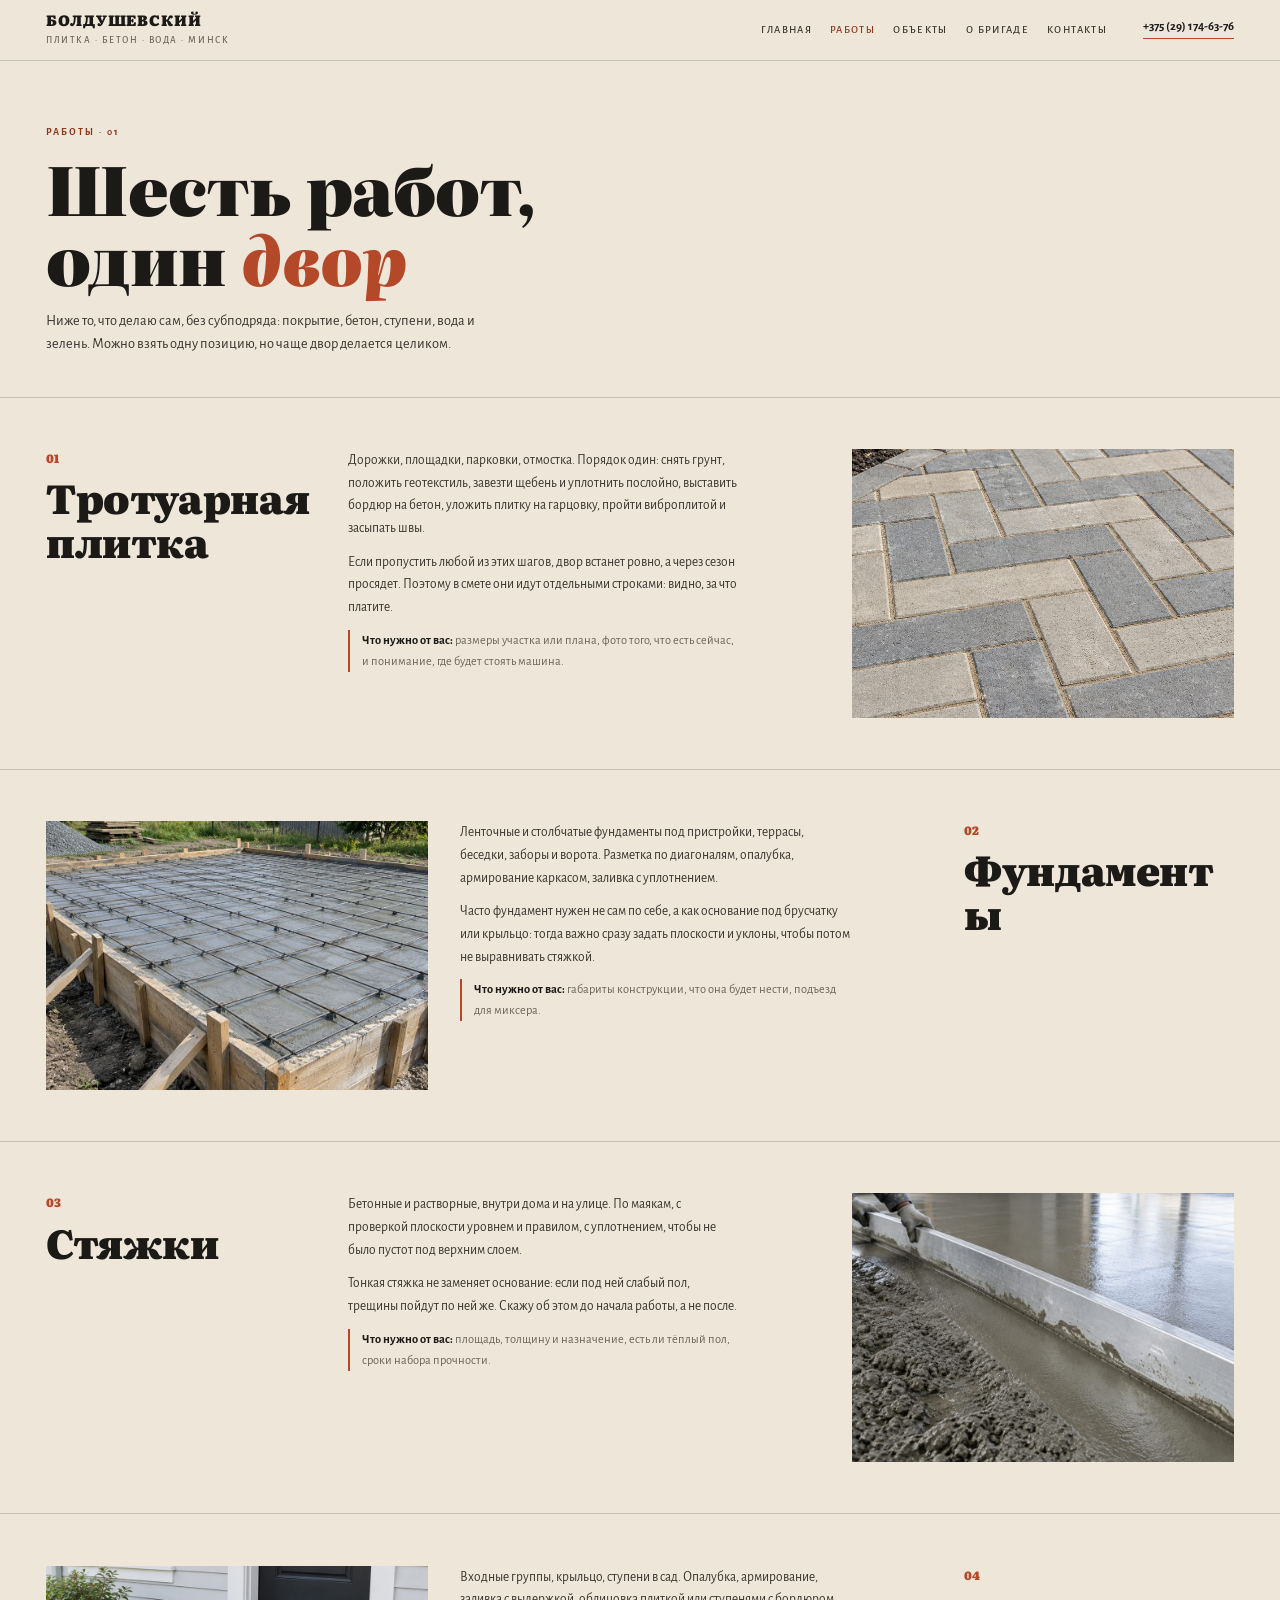
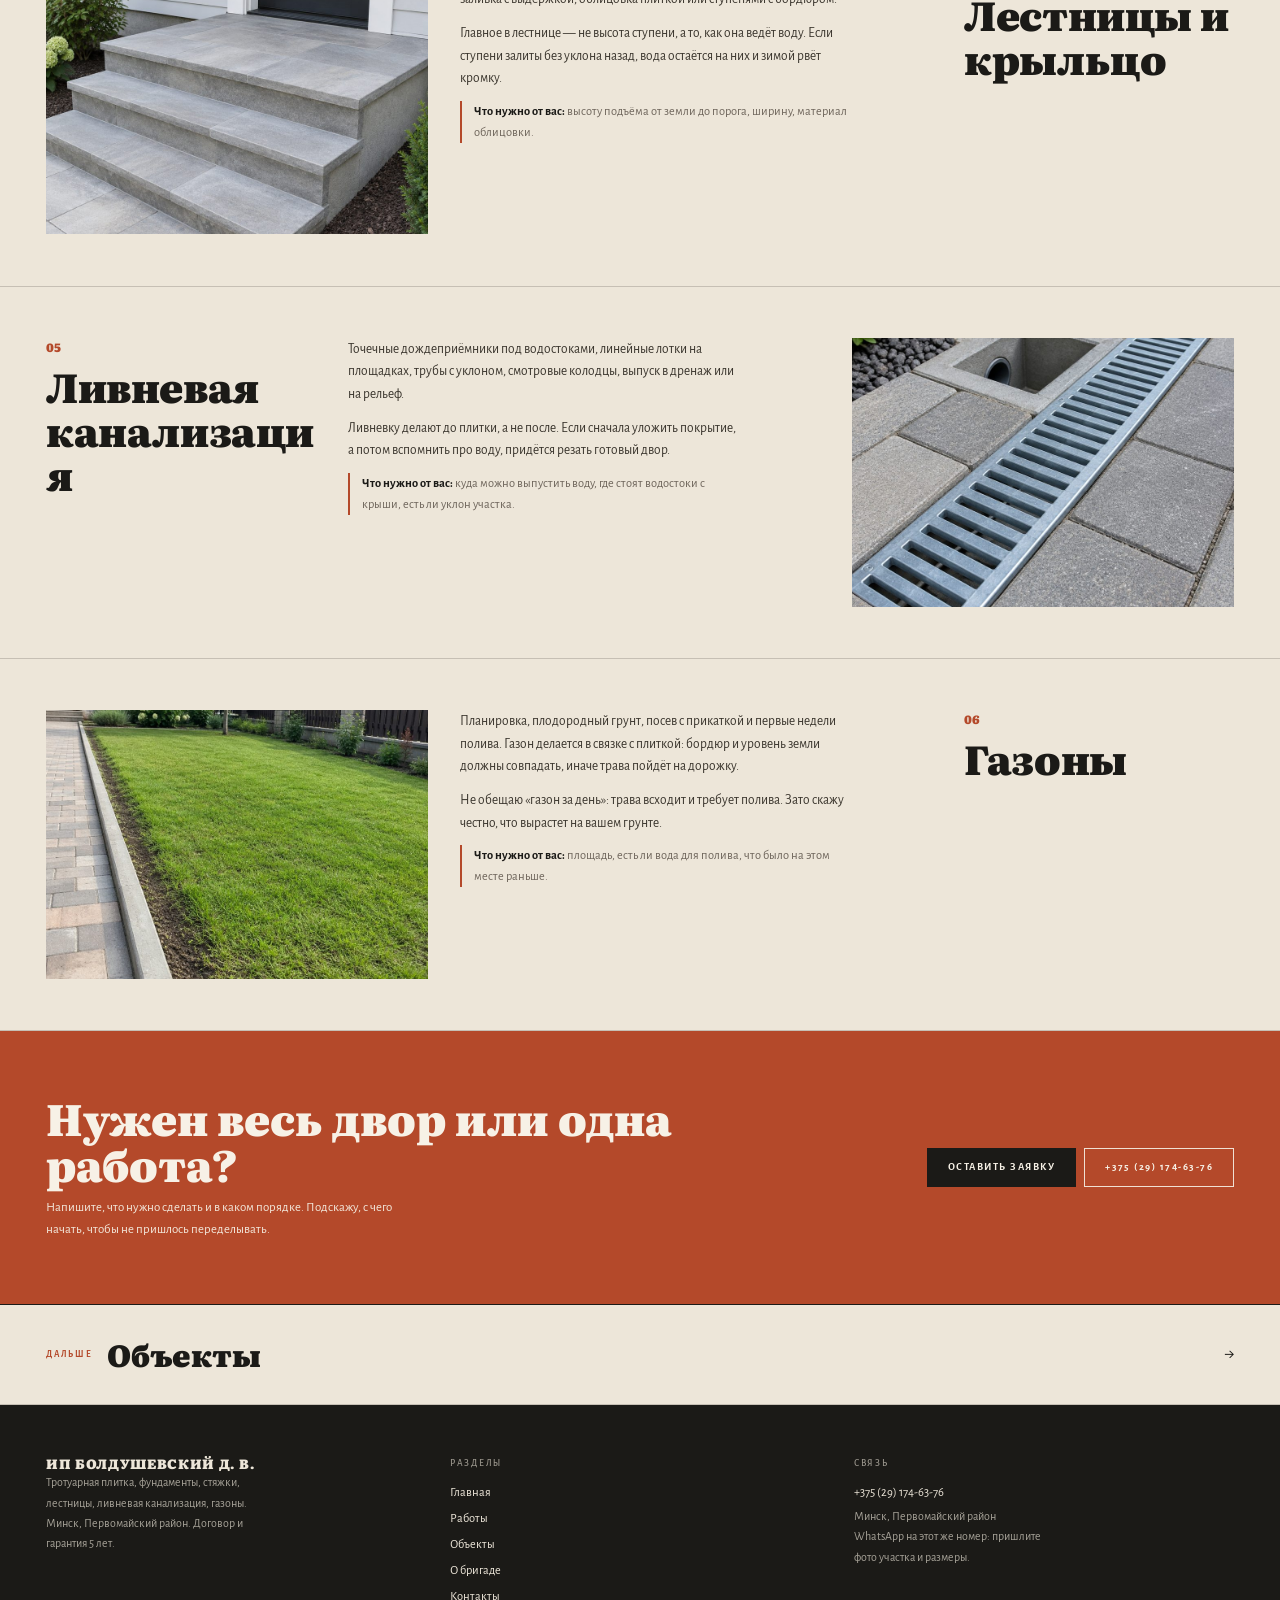
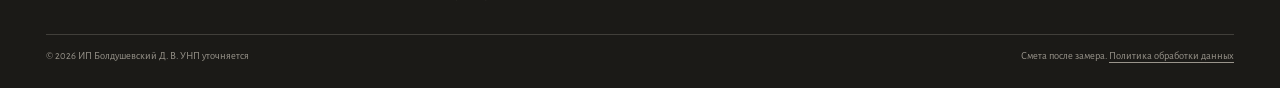
<file: uslugi.html>
<!doctype html>
<html lang="ru">
<head>
<meta charset="utf-8">
<meta name="viewport" content="width=device-width, initial-scale=1">
<title>Работы: плитка, фундамент, стяжка, ливневка, газон | ИП Болдушевский</title>
<meta name="description" content="Шесть видов работ: укладка плитки на щебень с бордюром, фундаменты, стяжки, лестницы и крыльцо, ливневая канализация, газоны. Что входит и что нужно от заказчика.">
<link rel="canonical" href="https://romjjjke.github.io/boldushevsky/uslugi.html">
<meta property="og:type" content="website">
<meta property="og:title" content="Работы: плитка, фундамент, стяжка, ливневка, газон | ИП Болдушевский">
<meta property="og:description" content="Шесть видов работ: укладка плитки на щебень с бордюром, фундаменты, стяжки, лестницы и крыльцо, ливневая канализация, газоны. Что входит и что нужно от заказчика.">
<meta property="og:locale" content="ru_BY">
<meta property="og:url" content="https://romjjjke.github.io/boldushevsky/uslugi.html">
<meta name="theme-color" content="#EDE6D9">
<link rel="icon" href="favicon.svg" type="image/svg+xml">
<link rel="preconnect" href="https://fonts.googleapis.com">
<link rel="preconnect" href="https://fonts.gstatic.com" crossorigin>
<link href="https://fonts.googleapis.com/css2?family=Literata:opsz,wght@7..72,700;7..72,900&family=Alegreya+Sans:wght@400;500;700&display=swap" rel="stylesheet">
<style>[hidden]{display:none!important}
*{box-sizing:border-box}
html{-webkit-text-size-adjust:100%;scroll-behavior:smooth}
body{margin:0;background:#EDE6D9;color:#1B1A17;font:400 16.5px/1.6 "Alegreya Sans",Arial,sans-serif;-webkit-font-smoothing:antialiased}
img{display:block;max-width:100%;height:auto}
a{color:inherit;text-decoration:none}
h1,h2,h3,p,ul,ol,figure,dl,dd,table{margin:0}
ul,ol{padding:0;list-style:none}
button{font:inherit}
.head{position:sticky;top:0;z-index:60;background:#EDE6D9;border-bottom:1px solid rgba(27,26,23,.18)}
.head__row{display:flex;align-items:center;gap:18px;padding:12px clamp(15px,3.6vw,46px)}
.brand{font:900 15px/1 "Literata",serif;letter-spacing:.06em;text-transform:uppercase}
.brand small{display:block;font:400 9.5px/1.7 "Alegreya Sans",sans-serif;letter-spacing:.16em;text-transform:uppercase;color:#6E655B;margin-top:5px;font-weight:500}
.nav{display:flex;gap:18px;margin-left:auto;font:500 10.5px/1 "Alegreya Sans",sans-serif;letter-spacing:.13em;text-transform:uppercase}
.head__tel{margin-left:18px;font:700 12.5px/1 "Alegreya Sans",sans-serif;border-bottom:1.5px solid #B4492A;padding-bottom:4px}
.burger{display:none;width:44px;height:38px;margin-left:auto;border:1px solid #1B1A17;background:transparent;cursor:pointer;padding:9px}
.burger span{display:block;height:1.5px;background:#1B1A17;margin:4px 0}
.btn{display:inline-flex;align-items:center;justify-content:center;gap:8px;padding:13px 20px;border:1.5px solid #1B1A17;background:transparent;color:#1B1A17;font:700 10.5px/1 "Alegreya Sans",sans-serif;letter-spacing:.14em;text-transform:uppercase;cursor:pointer;transition:.2s}
.btn--solid{background:#B4492A;border-color:#B4492A;color:#F7F1E6}
.wrap{padding-inline:clamp(15px,3.6vw,46px);max-width:1520px;margin:0 auto}
.drawer{position:fixed;inset:0;z-index:90;background:#1B1A17;color:#EDE6D9;overflow-y:auto;overscroll-behavior:contain}
.drawer__inner{padding:clamp(56px,9vw,82px) clamp(18px,5vw,54px) clamp(26px,5vw,46px);display:flex;flex-direction:column;gap:24px;min-height:100%}
.drawer__close{position:fixed;top:12px;right:12px;width:46px;height:46px;border:1px solid rgba(237,230,217,.45);background:transparent;color:#EDE6D9;font-size:24px;line-height:1;cursor:pointer}
.drawer__nav{display:flex;flex-direction:column}
.drawer__nav a{font:900 clamp(1.3rem,.95rem + 2.1vw,2rem)/1.16 "Literata",serif;text-transform:uppercase;letter-spacing:.02em;padding:13px 0;border-bottom:1px solid rgba(237,230,217,.18)}
.drawer__meta{font-size:12.5px;line-height:1.8;color:rgba(237,230,217,.8);display:flex;flex-direction:column;gap:6px}
body.is-locked{overflow:hidden}
.foot{background:#1B1A17;color:#EDE6D9;padding:clamp(26px,4.2vw,50px) clamp(15px,3.6vw,46px) 22px}
.foot__grid{display:grid;grid-template-columns:repeat(3,minmax(0,1fr));gap:24px;max-width:1520px;margin:0 auto}
.foot__name{font:900 13.5px/1.3 "Literata",serif;text-transform:uppercase;letter-spacing:.05em}
.foot__small{font-size:12px;line-height:1.7;color:rgba(237,230,217,.66);max-width:34ch}
.foot__h{font:500 9.5px/1.7 "Alegreya Sans",sans-serif;letter-spacing:.18em;text-transform:uppercase;color:rgba(237,230,217,.6);margin-bottom:9px}
.foot__col a{display:block;font-size:12.5px;padding:3px 0}
.foot__bottom{display:flex;flex-wrap:wrap;gap:12px;justify-content:space-between;margin-top:24px;padding-top:13px;border-top:1px solid rgba(237,230,217,.18);font-size:10.5px;line-height:1.7;color:rgba(237,230,217,.6);max-width:1520px;margin-inline:auto}
@media (max-width:1180px){.nav{display:none}.burger{display:block}}
@media (max-width:1024px){.foot__grid{grid-template-columns:1fr 1fr}}
@media (max-width:640px){.head__tel{display:none}.foot__grid{grid-template-columns:1fr}}
</style>
<link rel="stylesheet" href="assets/css/style.v1.css">
<script type="application/ld+json">{"@context": "https://schema.org", "@type": "LocalBusiness", "name": "ИП Болдушевский Денис Викторович", "description": "Укладка тротуарной плитки, фундаменты, бетонные и растворные стяжки, лестницы, ливневая канализация, газоны. Минск. Договор, гарантия 5 лет.", "telephone": "+375291746376", "address": {"@type": "PostalAddress", "addressLocality": "Минск", "addressRegion": "Первомайский район", "addressCountry": "BY"}, "areaServed": {"@type": "City", "name": "Минск"}, "url": "https://romjjjke.github.io/boldushevsky/"}</script>
</head>
<body>
<header class="head">
  <div class="head__row">
    <a class="brand" href="index.html">Болдушевский<small>Плитка · бетон · вода · Минск</small></a>
    <nav class="nav" aria-label="Разделы"><a href="index.html">Главная</a><a href="uslugi.html" aria-current="page">Работы</a><a href="raboty.html">Объекты</a><a href="o-brigade.html">О бригаде</a><a href="kontakty.html">Контакты</a></nav>
    <a class="head__tel" href="tel:+375291746376">+375 (29) 174-63-76</a>
    <button class="burger" id="burger" type="button" aria-expanded="false" aria-controls="drawer" aria-label="Меню"><span></span><span></span><span></span></button>
  </div>
</header>

<section class="phead">
  <div class="wrap">
    <p class="eyebrow">Работы · 01</p>
    <h1 class="h1">Шесть работ,<br>один <em>двор</em></h1>
    <p class="phead__lead">Ниже то, что делаю сам, без субподряда: покрытие, бетон, ступени, вода и зелень. Можно взять одну позицию, но чаще двор делается целиком.</p>
  </div>
</section>

<section class="one" id="plitka">
  <div class="wrap one__grid">
    <div class="one__side"><p class="one__n">01</p><h2 class="h2">Тротуарная плитка</h2></div>
    <div class="one__body">
      <p>Дорожки, площадки, парковки, отмостка. Порядок один: снять грунт, положить геотекстиль, завезти щебень и уплотнить послойно, выставить бордюр на бетон, уложить плитку на гарцовку, пройти виброплитой и засыпать швы.</p>
      <p>Если пропустить любой из этих шагов, двор встанет ровно, а через сезон просядет. Поэтому в смете они идут отдельными строками: видно, за что платите.</p>
      <p class="one__note"><b>Что нужно от вас:</b> размеры участка или плана, фото того, что есть сейчас, и понимание, где будет стоять машина.</p>
    </div>
    <figure class="one__fig"><img src="assets/img/paving.jpg" alt="Дорожка из тротуарной плитки" width="900" height="1120" loading="lazy"></figure>
  </div>
</section>

<section class="one one--flip" id="fundament">
  <div class="wrap one__grid">
    <div class="one__side"><p class="one__n">02</p><h2 class="h2">Фундаменты</h2></div>
    <div class="one__body">
      <p>Ленточные и столбчатые фундаменты под пристройки, террасы, беседки, заборы и ворота. Разметка по диагоналям, опалубка, армирование каркасом, заливка с уплотнением.</p>
      <p>Часто фундамент нужен не сам по себе, а как основание под брусчатку или крыльцо: тогда важно сразу задать плоскости и уклоны, чтобы потом не выравнивать стяжкой.</p>
      <p class="one__note"><b>Что нужно от вас:</b> габариты конструкции, что она будет нести, подъезд для миксера.</p>
    </div>
    <figure class="one__fig"><img src="assets/img/foundation.jpg" alt="Бетонные работы на участке" width="960" height="720" loading="lazy"></figure>
  </div>
</section>

<section class="one" id="styazhka">
  <div class="wrap one__grid">
    <div class="one__side"><p class="one__n">03</p><h2 class="h2">Стяжки</h2></div>
    <div class="one__body">
      <p>Бетонные и растворные, внутри дома и на улице. По маякам, с проверкой плоскости уровнем и правилом, с уплотнением, чтобы не было пустот под верхним слоем.</p>
      <p>Тонкая стяжка не заменяет основание: если под ней слабый пол, трещины пойдут по ней же. Скажу об этом до начала работы, а не после.</p>
      <p class="one__note"><b>Что нужно от вас:</b> площадь, толщину и назначение, есть ли тёплый пол, сроки набора прочности.</p>
    </div>
    <figure class="one__fig"><img src="assets/img/screed.jpg" alt="Бетонная стяжка по маякам" width="960" height="720" loading="lazy"></figure>
  </div>
</section>

<section class="one one--flip" id="lestnica">
  <div class="wrap one__grid">
    <div class="one__side"><p class="one__n">04</p><h2 class="h2">Лестницы и крыльцо</h2></div>
    <div class="one__body">
      <p>Входные группы, крыльцо, ступени в сад. Опалубка, армирование, заливка с выдержкой, облицовка плиткой или ступенями с бордюром.</p>
      <p>Главное в лестнице — не высота ступени, а то, как она ведёт воду. Если ступени залиты без уклона назад, вода остаётся на них и зимой рвёт кромку.</p>
      <p class="one__note"><b>Что нужно от вас:</b> высоту подъёма от земли до порога, ширину, материал облицовки.</p>
    </div>
    <figure class="one__fig"><img src="assets/img/steps.jpg" alt="Крыльцо и ступени с плиткой" width="960" height="720" loading="lazy"></figure>
  </div>
</section>

<section class="one" id="livnevka">
  <div class="wrap one__grid">
    <div class="one__side"><p class="one__n">05</p><h2 class="h2">Ливневая канализация</h2></div>
    <div class="one__body">
      <p>Точечные дождеприёмники под водостоками, линейные лотки на площадках, трубы с уклоном, смотровые колодцы, выпуск в дренаж или на рельеф.</p>
      <p>Ливневку делают до плитки, а не после. Если сначала уложить покрытие, а потом вспомнить про воду, придётся резать готовый двор.</p>
      <p class="one__note"><b>Что нужно от вас:</b> куда можно выпустить воду, где стоят водостоки с крыши, есть ли уклон участка.</p>
    </div>
    <figure class="one__fig"><img src="assets/img/drain.jpg" alt="Дождеприёмник в покрытии" width="960" height="720" loading="lazy"></figure>
  </div>
</section>

<section class="one one--flip" id="gazon">
  <div class="wrap one__grid">
    <div class="one__side"><p class="one__n">06</p><h2 class="h2">Газоны</h2></div>
    <div class="one__body">
      <p>Планировка, плодородный грунт, посев с прикаткой и первые недели полива. Газон делается в связке с плиткой: бордюр и уровень земли должны совпадать, иначе трава пойдёт на дорожку.</p>
      <p>Не обещаю «газон за день»: трава всходит и требует полива. Зато скажу честно, что вырастет на вашем грунте.</p>
      <p class="one__note"><b>Что нужно от вас:</b> площадь, есть ли вода для полива, что было на этом месте раньше.</p>
    </div>
    <figure class="one__fig"><img src="assets/img/lawn.jpg" alt="Газон рядом с дорожкой" width="960" height="720" loading="lazy"></figure>
  </div>
</section>

<section class="cta">
  <div class="wrap cta__in">
    <div>
      <h2 class="cta__h">Нужен весь двор или одна работа?</h2>
      <p class="cta__text">Напишите, что нужно сделать и в каком порядке. Подскажу, с чего начать, чтобы не пришлось переделывать.</p>
    </div>
    <div class="cta__actions">
      <a class="btn btn--solid" href="kontakty.html">Оставить заявку</a>
      <a class="btn" href="tel:+375291746376">+375 (29) 174-63-76</a>
    </div>
  </div>
</section>
  <section class="next">
    <a class="next__link" href="raboty.html">
      <span class="next__label">Дальше</span>
      <span class="next__title">Объекты</span>
      <span class="next__arrow" aria-hidden="true">→</span>
    </a>
  </section>
</main>
<footer class="foot">
  <div class="foot__grid">
    <div class="foot__col">
      <p class="foot__name">ИП Болдушевский Д. В.</p>
      <p class="foot__small">Тротуарная плитка, фундаменты, стяжки, лестницы, ливневая канализация, газоны. Минск, Первомайский район. Договор и гарантия 5 лет.</p>
    </div>
    <div class="foot__col">
      <p class="foot__h">Разделы</p>
      <a href="index.html">Главная</a><a href="uslugi.html">Работы</a><a href="raboty.html">Объекты</a><a href="o-brigade.html">О бригаде</a><a href="kontakty.html">Контакты</a>
    </div>
    <div class="foot__col">
      <p class="foot__h">Связь</p>
      <a href="tel:+375291746376">+375 (29) 174-63-76</a>
      <p class="foot__small">Минск, Первомайский район</p>
      <p class="foot__small">WhatsApp на этот же номер: пришлите фото участка и размеры.</p>
    </div>
  </div>
  <div class="foot__bottom">
    <p>© <span id="year">2026</span> ИП Болдушевский Д. В. УНП уточняется</p>
    <p>Смета после замера. <a href="politika.html">Политика обработки данных</a></p>
  </div>
</footer>
<div class="drawer" id="drawer" hidden>
  <div class="drawer__inner">
    <button class="drawer__close" type="button" id="drawer-close" aria-label="Закрыть меню">×</button>
    <nav class="drawer__nav" aria-label="Мобильная навигация"><a href="index.html">Главная</a><a href="uslugi.html" aria-current="page">Работы</a><a href="raboty.html">Объекты</a><a href="o-brigade.html">О бригаде</a><a href="kontakty.html">Контакты</a></nav>
    <div class="drawer__meta">
      <a href="tel:+375291746376">+375 (29) 174-63-76</a>
      <p>Минск, Первомайский район</p>
      <p>Договор, гарантия 5 лет. Опыт 27 лет.</p>
    </div>
  </div>
</div>
<script src="assets/js/main.v1.js" defer></script>
</body>
</html>
</file>
<file: assets/css/style.v1.css>
/* ИП Болдушевский · Минск. Плитка, бетон, вода. Рулетка, ведомость, рисунки укладки. */

:root{
  --sand:#EDE6D9;
  --sand-2:#E3DACB;
  --ink:#1B1A17;
  --ink-2:#3A352D;
  --mute:#6E655B;
  --terra:#B4492A;
  --terra-d:#8E361C;
  --moss:#2C3B32;
  --line:rgba(27,26,23,.19);
  --line-soft:rgba(27,26,23,.1);
  --disp:"Literata",Georgia,serif;
  --text:"Alegreya Sans",Arial,sans-serif;
  --pad:clamp(15px,3.6vw,46px);
  --sect:clamp(46px,7vw,112px);
}

html{scroll-behavior:smooth}
body{font-family:var(--text)}
::selection{background:var(--terra);color:#F7F1E6}

.eyebrow{font:700 10px/1.5 var(--text);letter-spacing:.2em;text-transform:uppercase;color:var(--terra-d);margin-bottom:13px}
.eyebrow--inv{color:#E8B39C}
.h1,.h2{letter-spacing:-.01em}
.h1{font:900 clamp(1.9rem,1rem + 4.2vw,4.2rem)/1.04 var(--disp);max-width:22ch;overflow-wrap:break-word}
.h1 em,.h2 em{font-style:italic;color:var(--terra)}
.h2{font:900 clamp(1.35rem,1rem + 1.9vw,2.5rem)/1.1 var(--disp);max-width:26ch;overflow-wrap:break-word}
.h2--inv{color:var(--sand)}
.nav a{color:var(--ink-2)}
.nav a:hover,.nav a[aria-current='page']{color:var(--terra-d)}
.head__tel:hover{color:var(--terra-d)}

/* ---------- герой ---------- */
.hero{display:grid;grid-template-columns:minmax(0,1.12fr) minmax(0,.88fr);border-bottom:1px solid var(--line)}
.hero__body{padding:clamp(22px,3.6vw,54px) var(--pad) clamp(20px,3vw,40px);display:flex;flex-direction:column;gap:clamp(16px,2.4vw,26px)}
.hero__h1{font:900 clamp(2.15rem,1rem + 5.6vw,5.6rem)/.98 var(--disp);letter-spacing:-.02em;text-transform:none}
.hero__h1 em{font-style:italic;color:var(--terra);display:inline-block}
.hero__lead{font-size:15px;line-height:1.62;color:var(--ink-2);max-width:46ch}
.hero__actions{display:flex;flex-wrap:wrap;gap:8px}
.hero__facts{display:grid;grid-template-columns:repeat(3,minmax(0,1fr));gap:12px;border-top:2px solid var(--ink);padding-top:12px;margin-top:auto}
.hero__facts dt{font:700 9px/1.6 var(--text);letter-spacing:.18em;text-transform:uppercase;color:var(--mute)}
.hero__facts dd{font:900 clamp(.95rem,.85rem + .45vw,1.2rem)/1.25 var(--disp);margin-top:4px}
.hero__media{margin:0;position:relative;overflow:hidden}
.hero__media img{width:100%;height:100%;object-fit:cover;min-height:clamp(280px,52vh,760px)}
.hero__media figcaption{
  position:absolute;left:0;bottom:0;right:0;padding:9px 14px;background:rgba(27,26,23,.74);color:var(--sand);
  font-size:9.5px;letter-spacing:.13em;text-transform:uppercase;font-weight:500;
}

/* ---------- рулетка ---------- */
.ruler{
  display:flex;justify-content:space-between;align-items:flex-start;
  height:26px;padding:0 var(--pad);border-bottom:1px solid var(--line);
  background-image:repeating-linear-gradient(90deg,rgba(27,26,23,.42) 0 1px,transparent 1px 16px);
  background-position:left top;background-size:auto 7px;background-repeat:repeat-x;
  font:500 8.5px/1 var(--text);letter-spacing:.1em;color:var(--mute);
}
.ruler span{padding-top:9px}

/* ---------- ведомость ---------- */
.ledger{padding:var(--sect) 0;border-bottom:1px solid var(--line)}
.sec-head{display:grid;grid-template-columns:minmax(0,1.05fr) minmax(0,.95fr);gap:clamp(12px,3vw,42px);align-items:end;margin-bottom:clamp(18px,2.6vw,32px)}
.sec-head__note{font-size:13px;line-height:1.62;color:var(--mute);max-width:50ch;align-self:end}
.sec-head__note--inv{color:rgba(237,230,217,.72)}
.ledger__table{width:100%;border-collapse:collapse;text-align:left;font-size:13.5px}
.ledger__table th{
  font:700 9.5px/1.5 var(--text);letter-spacing:.16em;text-transform:uppercase;color:var(--mute);
  padding:0 10px 9px 0;border-bottom:2px solid var(--ink);vertical-align:bottom;
}
.ledger__table td{padding:13px 12px 13px 0;border-bottom:1px solid var(--line-soft);vertical-align:top;line-height:1.55}
.ledger__table tr:hover td{background:rgba(180,73,42,.055)}
.ledger__table td:first-child{font:900 12px/1.6 var(--disp);color:var(--terra)}
.ledger__table td:nth-child(2){font:700 14.5px/1.4 var(--disp)}
.ledger__table td:nth-child(3){font-size:11.5px;letter-spacing:.06em;text-transform:uppercase;color:var(--mute);white-space:nowrap}
.ledger__table td:nth-child(4){color:var(--ink-2);max-width:62ch}
.ledger__foot{margin-top:16px;font-size:12px;line-height:1.7;color:var(--mute);border-left:2px solid var(--terra);padding-left:12px;max-width:78ch}

/* ---------- рисунки укладки ---------- */
.patterns{background:var(--moss);color:var(--sand);padding:var(--sect) 0}
.patterns .h2{color:var(--sand)}
.patterns__grid{display:grid;grid-template-columns:minmax(0,1.12fr) minmax(0,.88fr);gap:clamp(16px,3vw,44px);align-items:start}
.patterns__stage{position:relative;border:1px solid rgba(237,230,217,.22);background:#2A2620;line-height:0}
.pat-svg{width:100%;height:auto;display:block}
.pat-stage.is-hidden{display:none}
.pat-tabs{display:grid;grid-template-columns:1fr 1fr;gap:1px;background:rgba(237,230,217,.2);border:1px solid rgba(237,230,217,.2)}
.pat-tab{
  background:var(--moss);border:0;color:rgba(237,230,217,.72);cursor:pointer;padding:12px 10px;
  font:700 10.5px/1 var(--text);letter-spacing:.11em;text-transform:uppercase;transition:.2s;
}
.pat-tab:hover{color:var(--sand);background:#33443A}
.pat-tab.is-on{background:#E8B39C;color:#221C18}
.pat-info{margin-top:16px}
.pat-text__t{font:900 1.15rem/1.25 var(--disp);margin-bottom:7px}
.pat-text p{font-size:13px;line-height:1.66;color:rgba(237,230,217,.82);max-width:52ch}
.pat-text__where{margin-top:9px;padding-top:9px;border-top:1px solid rgba(237,230,217,.18);font-size:12px !important;color:rgba(237,230,217,.7) !important}
.pat-text__where b{color:#E8B39C;font-weight:700}
.pat-text.is-hidden{display:none}
.patterns__note{margin-top:18px;padding-top:12px;border-top:1px solid rgba(237,230,217,.2);font-size:12px;line-height:1.7;color:rgba(237,230,217,.66);max-width:56ch}

/* ---------- почему проседает ---------- */
.fail{padding:var(--sect) 0;border-bottom:1px solid var(--line)}
.fail__list{display:grid;grid-template-columns:1fr 1fr;gap:0 clamp(18px,3.4vw,50px);border-top:2px solid var(--ink)}
.fail__list li{display:grid;grid-template-columns:34px minmax(0,1fr);gap:4px 12px;padding:16px 0;border-bottom:1px solid var(--line-soft)}
.fail__n{font:900 12px/1.7 var(--disp);color:var(--terra)}
.fail__list b{font:700 15px/1.35 var(--disp)}
.fail__list p{grid-column:2;font-size:13px;line-height:1.62;color:var(--ink-2);max-width:46ch}

/* ---------- гарантия ---------- */
.proof{padding:var(--sect) 0;border-bottom:1px solid var(--line);background:var(--sand-2)}
.proof__in{display:grid;grid-template-columns:minmax(0,.5fr) minmax(0,1.5fr);gap:clamp(16px,3.6vw,54px);align-items:start}
.proof__big{font:900 clamp(4rem,2rem + 9vw,10rem)/.84 var(--disp);color:var(--terra);letter-spacing:-.04em}
.proof__big span{display:block;font-size:.16em;letter-spacing:.18em;text-transform:uppercase;color:var(--ink-2);margin-top:.5em;font-family:var(--text);font-weight:700}
.proof__copy p{font-size:13.5px;line-height:1.68;color:var(--ink-2);margin-top:12px;max-width:54ch}
.proof__note{font-size:12px !important;color:var(--mute) !important;border-top:1px solid var(--line);padding-top:11px}

/* ---------- CTA ---------- */
.cta{padding:clamp(32px,5vw,74px) 0;background:var(--terra);color:#F7F1E6;border-bottom:1px solid var(--ink)}
.cta__in{display:grid;grid-template-columns:minmax(0,1.1fr) auto;gap:clamp(16px,3vw,42px);align-items:center}
.cta__h{font:900 clamp(1.4rem,1rem + 2.3vw,2.7rem)/1.06 var(--disp);max-width:24ch}
.cta__text{font-size:13px;line-height:1.64;color:rgba(247,241,230,.94);margin-top:11px;max-width:54ch}
.cta__actions{display:flex;flex-wrap:wrap;gap:8px}
.cta .btn{border-color:rgba(247,241,230,.9);color:#F7F1E6}
.cta .btn--solid{background:var(--ink);border-color:var(--ink);color:#F7F1E6}
.cta .btn:hover{background:var(--ink);border-color:var(--ink);color:#F7F1E6}

/* ---------- заголовок страницы ---------- */
.phead{padding:clamp(30px,5vw,84px) 0 clamp(20px,3.2vw,42px);border-bottom:1px solid var(--line)}
.phead__lead{margin-top:16px;font-size:14.5px;line-height:1.62;color:var(--ink-2);max-width:56ch}

/* ---------- одна работа ---------- */
.one{padding:clamp(24px,4vw,56px) 0;border-bottom:1px solid var(--line)}
.one__grid{display:grid;grid-template-columns:minmax(0,.6fr) minmax(0,1.05fr) minmax(0,.85fr);gap:clamp(14px,2.5vw,38px);align-items:start}
.one__n{font:900 12px/1.6 var(--disp);color:var(--terra);margin-bottom:7px}
.one__body p{font-size:13.5px;line-height:1.68;color:var(--ink-2);margin-bottom:11px;max-width:56ch}
.one__note{font-size:12.5px !important;color:var(--mute) !important;border-left:2px solid var(--terra);padding-left:12px}
.one__note b{color:var(--ink);font-weight:700}
.one__fig{margin:0}
.one__fig img{width:100%;height:clamp(180px,21vw,320px);object-fit:cover}
.one--flip .one__grid{direction:rtl}
.one--flip .one__grid>*{direction:ltr}

/* ---------- лента объектов ---------- */
.tape{padding:clamp(20px,3.4vw,44px) 0;border-bottom:1px solid var(--line)}
.tape .wrap{display:grid;grid-template-columns:repeat(2,minmax(0,1fr));gap:clamp(14px,2.4vw,34px)}
.shot{margin:0;position:relative;padding-top:14px;border-top:1px solid var(--line)}
.shot::before{content:'';position:absolute;top:0;left:0;width:1px;height:9px;background:var(--terra)}
.shot img{width:100%;height:clamp(190px,24vw,330px);object-fit:cover;transition:filter .4s}
.shot:hover img{filter:contrast(1.05) saturate(1.05)}
.shot figcaption{display:grid;grid-template-columns:26px minmax(0,1fr);gap:3px 8px;padding-top:11px}
.shot__n{font:900 11px/1.7 var(--disp);color:var(--terra);grid-row:span 2}
.shot figcaption b{font:700 15px/1.3 var(--disp)}
.shot figcaption p{font-size:12.5px;line-height:1.6;color:var(--mute);grid-column:2}

/* ---------- две колонки ---------- */
.duo{padding:var(--sect) 0;border-bottom:1px solid var(--line)}
.duo__grid{display:grid;grid-template-columns:minmax(0,1fr) minmax(0,1fr);gap:clamp(18px,3.6vw,54px);align-items:center}
.duo--flip .duo__grid{direction:rtl}
.duo--flip .duo__grid>*{direction:ltr}
.duo__copy p{font-size:13.5px;line-height:1.68;color:var(--ink-2);margin-top:12px;max-width:52ch}
.duo__fig{margin:0}
.duo__fig img{width:100%;height:clamp(220px,28vw,420px);object-fit:cover}
.ul{margin-top:15px;display:grid;gap:9px}
.ul li{position:relative;padding-left:20px;font-size:13px;line-height:1.6;color:var(--ink-2);max-width:52ch}
.ul li::before{content:'';position:absolute;left:0;top:8px;width:9px;height:2px;background:var(--terra)}
.steps{margin-top:16px;border-top:2px solid var(--ink)}
.steps li{display:grid;grid-template-columns:32px minmax(0,1fr);gap:3px 12px;padding:12px 0;border-bottom:1px solid var(--line-soft)}
.steps span{font:900 11px/1.8 var(--disp);color:var(--terra)}
.steps b{font:700 14px/1.35 var(--disp)}
.steps p{font-size:12.5px;line-height:1.6;color:var(--mute);grid-column:2}

/* ---------- вопросы ---------- */
.faq{padding:var(--sect) 0;border-bottom:1px solid var(--line)}
.faq__grid{display:grid;grid-template-columns:minmax(0,.7fr) minmax(0,1.3fr);gap:clamp(14px,3.4vw,50px);align-items:start}
.qa{border-top:2px solid var(--ink)}
.qa div{padding:13px 0;border-bottom:1px solid var(--line-soft)}
.qa dt{font:700 15px/1.35 var(--disp);margin-bottom:5px}
.qa dd{font-size:13px;line-height:1.62;color:var(--ink-2);max-width:58ch}

/* ---------- контакты ---------- */
.contact{padding:var(--sect) 0;border-bottom:1px solid var(--line)}
.contact__grid{display:grid;grid-template-columns:minmax(0,.9fr) minmax(0,1.1fr);gap:clamp(18px,3.6vw,54px);align-items:start}
.contact__tel{display:block;font:900 clamp(1.25rem,.9rem + 1.6vw,2.1rem)/1.15 var(--disp);padding:4px 0;border-bottom:2px solid var(--terra)}
.contact__tel:hover{color:var(--terra-d)}
.contact__note{font-size:12px;line-height:1.7;color:var(--mute);margin-top:11px;max-width:44ch}
.defs{margin:22px 0 0;border-top:1px solid var(--line)}
.defs div{display:grid;grid-template-columns:minmax(0,.42fr) minmax(0,1fr);gap:10px;padding:10px 0;border-bottom:1px solid var(--line-soft)}
.defs dt{font:700 9px/1.8 var(--text);letter-spacing:.16em;text-transform:uppercase;color:var(--mute)}
.defs dd{font-size:13px;line-height:1.55}

/* ---------- форма ---------- */
.form{background:var(--sand-2);padding:clamp(16px,2.6vw,32px);border:1px solid var(--line)}
.form__title{font:900 17px/1.25 var(--disp);margin-bottom:10px}
.form label{display:block;font:700 9px/1.8 var(--text);letter-spacing:.16em;text-transform:uppercase;color:var(--mute);margin:11px 0 5px}
.form input,.form select,.form textarea{
  width:100%;background:#F6F0E5;border:1px solid var(--line);padding:10px 11px;
  font:400 14px/1.4 var(--text);color:var(--ink);transition:border-color .2s;
}
.form input:focus,.form select:focus,.form textarea:focus{outline:none;border-color:var(--terra)}
.form textarea{resize:vertical;min-height:78px}
.form__row{display:grid;grid-template-columns:1fr 1fr;gap:10px}
.form__btn{margin-top:16px;width:100%}
.form__note{font-size:10.5px;line-height:1.7;color:var(--mute);margin-top:9px}
.form__ok{margin-top:14px;border-top:1px solid var(--line);padding-top:13px}
.form__ok-title{font:700 11.5px/1.3 var(--text);letter-spacing:.08em;text-transform:uppercase;margin-bottom:8px}
.form__ok pre{white-space:pre-wrap;font:400 12px/1.7 var(--text);background:#F6F0E5;border:1px solid var(--line);padding:10px;margin:0 0 10px;max-height:200px;overflow:auto}
.form__ok-actions{display:flex;flex-wrap:wrap;gap:8px}

/* ---------- текст ---------- */
.textpage{padding:var(--sect) 0;border-bottom:1px solid var(--line)}
.textpage__in{max-width:66ch}
.textpage__in h2{font:900 15px/1.4 var(--disp);margin:22px 0 6px}
.textpage__in p{font-size:13px;line-height:1.72;color:var(--ink-2);margin-bottom:9px}
.textpage__date{font-size:11px;color:var(--mute);margin-top:22px;border-top:1px solid var(--line);padding-top:11px}

/* ---------- переход ---------- */
.next{border-bottom:1px solid var(--line)}
.next__link{display:grid;grid-template-columns:auto minmax(0,1fr) auto;gap:14px;align-items:center;padding:clamp(18px,2.8vw,32px) var(--pad);max-width:1520px;margin:0 auto;transition:background .2s,color .2s}
.next__link:hover{background:var(--ink);color:var(--sand)}
.next__label{font:700 9px/1 var(--text);letter-spacing:.2em;text-transform:uppercase;color:var(--terra)}
.next__link:hover .next__label{color:#E8B39C}
.next__title{font:900 clamp(1.15rem,1rem + 1.3vw,1.9rem)/1.14 var(--disp)}
.next__arrow{font:400 18px/1 var(--text)}

/* ---------- подвал ---------- */
.foot__col a:hover{color:#E8B39C}
.foot__bottom a{text-decoration:underline;text-underline-offset:3px}
.drawer__nav a[aria-current='page']{color:#E8B39C}

/* ---------- адаптив ---------- */
@media (max-width:1180px){
  .one__grid{grid-template-columns:minmax(0,.75fr) minmax(0,1.25fr)}
  .one__fig{grid-column:1 / 3}
  .one--flip .one__grid{direction:ltr}
}
@media (max-width:1024px){
  .hero{grid-template-columns:1fr}
  .hero__media img{min-height:clamp(240px,40vh,400px)}
  .sec-head,.patterns__grid,.proof__in,.cta__in,.duo__grid,.faq__grid,.contact__grid{grid-template-columns:1fr}
  .fail__list{grid-template-columns:1fr}
  .tape .wrap{grid-template-columns:1fr 1fr}
  .proof__big{font-size:clamp(4rem,16vw,7rem)}
}
@media (max-width:720px){
  .ledger__table{display:block}
  .ledger__table thead{display:none}
  .ledger__table tbody,.ledger__table tr,.ledger__table td{display:block;width:100%}
  .ledger__table tr{border-bottom:1px solid var(--line);padding:12px 0}
  .ledger__table td{border:0;padding:1px 0}
  .ledger__table td:first-child{display:inline-block;margin-right:8px}
  .ledger__table td:nth-child(3){display:inline-block}
  .tape .wrap{grid-template-columns:1fr}
  .hero__facts{grid-template-columns:1fr 1fr}
  .form__row{grid-template-columns:1fr}
  .next__link{grid-template-columns:minmax(0,1fr) auto;gap:6px 10px}
  .next__label{grid-column:1 / 3}
  .one__grid{grid-template-columns:1fr}
  .one__fig{grid-column:auto}
  .pat-tabs{grid-template-columns:1fr 1fr}
}
@media (prefers-reduced-motion:reduce){
  *{animation-duration:.001s !important;transition-duration:.001s !important}
}
</file>
